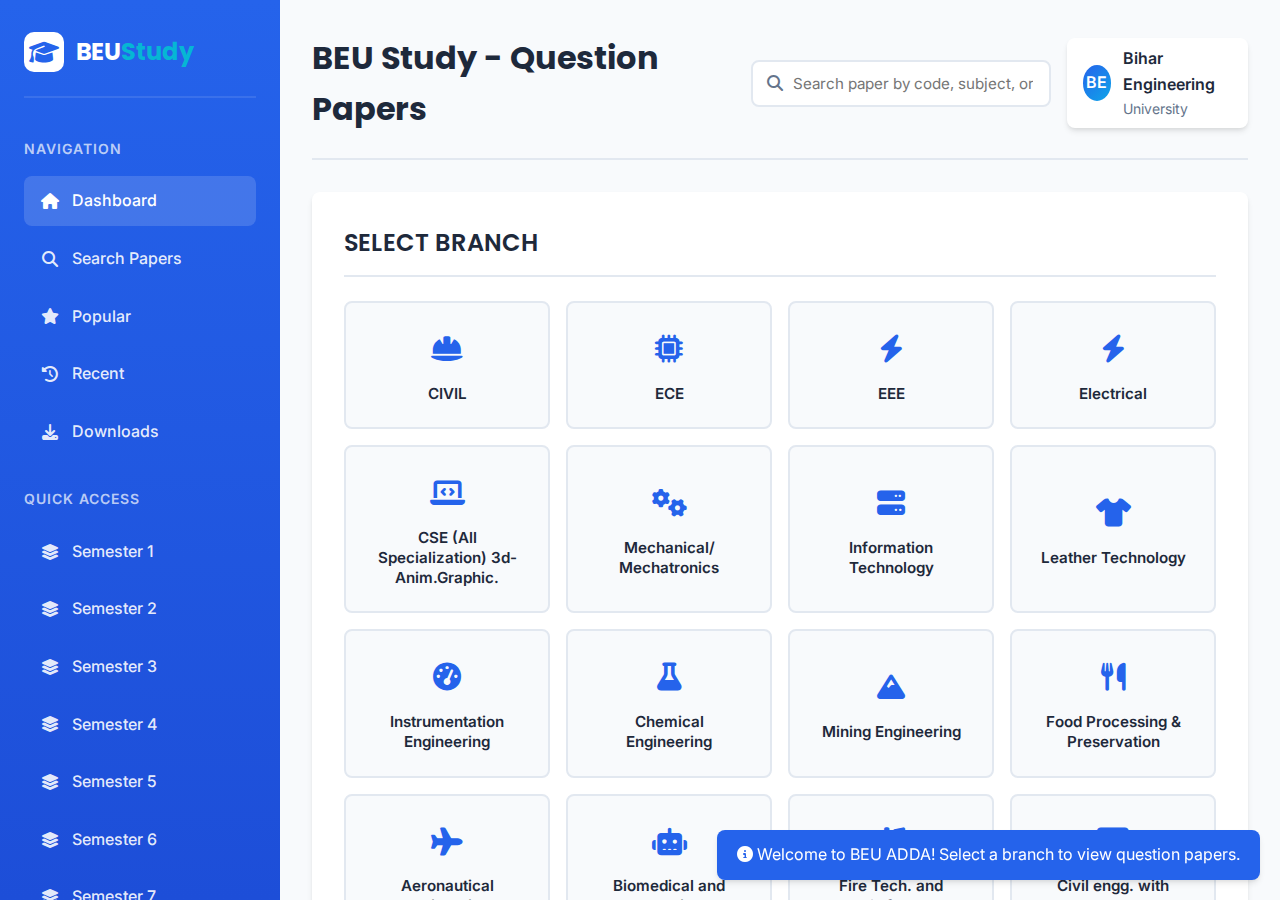
<file: index.html>
<!DOCTYPE html>
<html lang="en">
<head>
    <meta charset="UTF-8">
    <meta name="viewport" content="width=device-width, initial-scale=1.0">
    <title>BEU Study | Bihar Engineering University Question Papers</title>
    <link rel="preconnect" href="https://fonts.googleapis.com">
    <link rel="preconnect" href="https://fonts.gstatic.com" crossorigin>
    <link href="https://fonts.googleapis.com/css2?family=Poppins:wght@300;400;500;600;700&family=Inter:wght@300;400;500;600&display=swap" rel="stylesheet">
    <link rel="stylesheet" href="https://cdnjs.cloudflare.com/ajax/libs/font-awesome/6.4.0/css/all.min.css">
    <link rel="stylesheet" href="style.css">
    <style>
        :root {
            --primary: #2563eb;
            --primary-dark: #1d4ed8;
            --secondary: #0ea5e9;
            --accent: #06b6d4;
            --dark: #1e293b;
            --light: #f8fafc;
            --gray: #64748b;
            --light-gray: #e2e8f0;
            --white: #ffffff;
            --success: #10b981;
            --border-radius: 8px;
            --shadow: 0 4px 6px -1px rgba(0, 0, 0, 0.1), 0 2px 4px -1px rgba(0, 0, 0, 0.06);
        }

        * {
            margin: 0;
            padding: 0;
            box-sizing: border-box;
        }

        body {
            font-family: 'Inter', sans-serif;
            background-color: var(--light);
            color: var(--dark);
            line-height: 1.6;
            min-height: 100vh;
        }

        .container {
            display: grid;
            grid-template-columns: 280px 1fr;
            min-height: 100vh;
        }

        /* Sidebar Styles */
        .sidebar {
            background: linear-gradient(180deg, var(--primary), var(--primary-dark));
            color: var(--white);
            padding: 2rem 1.5rem;
            position: sticky;
            top: 0;
            height: 100vh;
            overflow-y: auto;
            transition: transform 0.3s ease;
        }

        .logo {
            display: flex;
            align-items: center;
            gap: 12px;
            margin-bottom: 2.5rem;
            padding-bottom: 1.5rem;
            border-bottom: 2px solid rgba(255, 255, 255, 0.1);
        }

        .logo-icon {
            width: 40px;
            height: 40px;
            background: var(--white);
            border-radius: 10px;
            display: flex;
            align-items: center;
            justify-content: center;
            color: var(--primary);
            font-size: 1.5rem;
        }

        .logo-text {
            font-family: 'Poppins', sans-serif;
            font-weight: 700;
            font-size: 1.5rem;
        }

        .logo-text span {
            color: var(--accent);
        }

        .nav-section {
            margin-bottom: 2rem;
        }

        .nav-section h3 {
            font-size: 0.875rem;
            text-transform: uppercase;
            letter-spacing: 1px;
            color: rgba(255, 255, 255, 0.7);
            margin-bottom: 1rem;
            font-weight: 600;
        }

        .nav-section ul {
            list-style: none;
        }

        .nav-section li {
            margin-bottom: 0.5rem;
        }

        .nav-section a {
            display: flex;
            align-items: center;
            gap: 12px;
            padding: 0.75rem 1rem;
            color: rgba(255, 255, 255, 0.9);
            text-decoration: none;
            border-radius: var(--border-radius);
            transition: all 0.2s ease;
            font-weight: 500;
        }

        .nav-section a:hover,
        .nav-section a.active {
            background: rgba(255, 255, 255, 0.15);
            color: var(--white);
        }

        .nav-section a i {
            width: 20px;
            text-align: center;
        }

        /* Mobile Menu Toggle */
        .mobile-toggle {
            display: none;
            position: fixed;
            top: 1rem;
            left: 1rem;
            z-index: 1000;
            background: var(--primary);
            color: white;
            border: none;
            width: 50px;
            height: 50px;
            border-radius: 50%;
            font-size: 1.5rem;
            cursor: pointer;
            box-shadow: var(--shadow);
        }

        /* Main Content Styles */
        .main-content {
            padding: 2rem;
            overflow-y: auto;
            max-height: 100vh;
        }

        .header {
            display: flex;
            justify-content: space-between;
            align-items: center;
            margin-bottom: 2rem;
            padding-bottom: 1.5rem;
            border-bottom: 2px solid var(--light-gray);
        }

        .header h1 {
            font-family: 'Poppins', sans-serif;
            font-size: 2rem;
            color: var(--dark);
            font-weight: 700;
        }

        .header-controls {
            display: flex;
            gap: 1rem;
            align-items: center;
        }

        .search-box {
            position: relative;
        }

        .search-box input {
            padding: 0.75rem 1rem 0.75rem 2.5rem;
            border: 2px solid var(--light-gray);
            border-radius: var(--border-radius);
            font-family: 'Inter', sans-serif;
            font-size: 0.95rem;
            width: 300px;
            transition: all 0.2s ease;
        }

        .search-box input:focus {
            outline: none;
            border-color: var(--primary);
            box-shadow: 0 0 0 3px rgba(37, 99, 235, 0.1);
        }

        .search-box i {
            position: absolute;
            left: 1rem;
            top: 50%;
            transform: translateY(-50%);
            color: var(--gray);
        }

        .user-profile {
            display: flex;
            align-items: center;
            gap: 0.75rem;
            background: var(--white);
            padding: 0.5rem 1rem;
            border-radius: var(--border-radius);
            box-shadow: var(--shadow);
        }

        .user-avatar {
            width: 36px;
            height: 36px;
            background: linear-gradient(135deg, var(--primary), var(--secondary));
            border-radius: 50%;
            display: flex;
            align-items: center;
            justify-content: center;
            color: var(--white);
            font-weight: 600;
        }

        /* Content Sections */
        .content-section {
            background: var(--white);
            border-radius: var(--border-radius);
            box-shadow: var(--shadow);
            padding: 2rem;
            margin-bottom: 2rem;
        }

        .section-title {
            font-family: 'Poppins', sans-serif;
            font-size: 1.5rem;
            color: var(--dark);
            margin-bottom: 1.5rem;
            padding-bottom: 0.75rem;
            border-bottom: 2px solid var(--light-gray);
            font-weight: 600;
        }

        /* Branch Grid */
        .branch-grid {
            display: grid;
            grid-template-columns: repeat(auto-fill, minmax(200px, 1fr));
            gap: 1rem;
            margin-top: 1.5rem;
        }

        .branch-card {
            background: var(--light);
            border: 2px solid var(--light-gray);
            border-radius: var(--border-radius);
            padding: 1.5rem;
            text-align: center;
            cursor: pointer;
            transition: all 0.2s ease;
            min-height: 120px;
            display: flex;
            flex-direction: column;
            align-items: center;
            justify-content: center;
        }

        .branch-card:hover,
        .branch-card.active {
            border-color: var(--primary);
            background: linear-gradient(135deg, #eff6ff, #dbeafe);
            transform: translateY(-2px);
            box-shadow: var(--shadow);
        }

        .branch-icon {
            font-size: 1.75rem;
            color: var(--primary);
            margin-bottom: 0.75rem;
        }

        .branch-name {
            font-weight: 600;
            color: var(--dark);
            font-size: 0.95rem;
            line-height: 1.3;
        }

        /* Semester Section - Hidden by default */
        .semester-section {
            display: none;
            animation: fadeIn 0.3s ease;
        }

        .semester-section.show {
            display: block;
        }

        .section-subtitle {
            font-family: 'Poppins', sans-serif;
            font-size: 1.25rem;
            color: var(--primary);
            margin-bottom: 1.5rem;
            font-weight: 500;
        }

        .semester-grid {
            display: grid;
            grid-template-columns: repeat(auto-fill, minmax(120px, 1fr));
            gap: 1rem;
            margin-top: 1.5rem;
        }

        .semester-card {
            background: var(--light);
            border: 2px solid var(--light-gray);
            border-radius: var(--border-radius);
            padding: 1.5rem 1rem;
            text-align: center;
            cursor: pointer;
            transition: all 0.2s ease;
        }

        .semester-card:hover,
        .semester-card.active {
            border-color: var(--primary);
            background: linear-gradient(135deg, #eff6ff, #dbeafe);
            transform: translateY(-2px);
            box-shadow: var(--shadow);
        }

        .semester-number {
            font-size: 1.5rem;
            font-weight: 700;
            color: var(--primary);
            margin-bottom: 0.5rem;
        }

        .semester-text {
            font-size: 0.875rem;
            color: var(--gray);
            font-weight: 500;
        }

        /* Papers Section - Hidden by default */
        .papers-section {
            display: none;
            animation: fadeIn 0.3s ease;
        }

        .papers-section.show {
            display: block;
        }

        .papers-list {
            display: flex;
            flex-direction: column;
            gap: 0.75rem;
            margin-top: 1.5rem;
        }

        .paper-item {
            background: var(--light);
            border: 2px solid var(--light-gray);
            border-radius: var(--border-radius);
            padding: 1.25rem;
            display: flex;
            justify-content: space-between;
            align-items: center;
            transition: all 0.2s ease;
        }

        .paper-item:hover {
            border-color: var(--primary);
            background: var(--white);
            transform: translateX(4px);
            box-shadow: var(--shadow);
        }

        .paper-info {
            flex: 1;
        }

        .paper-code {
            font-family: 'Poppins', sans-serif;
            font-weight: 600;
            color: var(--dark);
            margin-bottom: 0.25rem;
            font-size: 1.1rem;
            word-break: break-word;
        }

        .paper-details {
            display: flex;
            flex-wrap: wrap;
            gap: 1rem;
            color: var(--gray);
            font-size: 0.875rem;
        }

        .paper-details span {
            display: flex;
            align-items: center;
            gap: 0.25rem;
        }

        .paper-actions {
            display: flex;
            gap: 0.75rem;
        }

        .btn {
            padding: 0.5rem 1rem;
            border: none;
            border-radius: var(--border-radius);
            font-family: 'Inter', sans-serif;
            font-weight: 500;
            cursor: pointer;
            transition: all 0.2s ease;
            display: inline-flex;
            align-items: center;
            gap: 0.5rem;
            font-size: 0.875rem;
        }

        .btn-primary {
            background: linear-gradient(135deg, var(--primary), var(--primary-dark));
            color: var(--white);
        }

        .btn-primary:hover {
            transform: translateY(-1px);
            box-shadow: var(--shadow);
        }

        .btn-outline {
            background: transparent;
            color: var(--primary);
            border: 2px solid var(--primary);
        }

        .btn-outline:hover {
            background: var(--primary);
            color: var(--white);
        }

        /* Footer */
        .footer {
            margin-top: 3rem;
            padding-top: 2rem;
            border-top: 2px solid var(--light-gray);
            text-align: center;
            color: var(--gray);
            font-size: 0.875rem;
        }

        /* Pagrim Brand */
        .pagrim-brand {
            text-align: center;
            margin-top: 2rem;
            padding-top: 1rem;
            border-top: 1px solid rgba(255, 255, 255, 0.1);
            color: rgba(255, 255, 255, 0.7);
            font-size: 0.875rem;
        }

        /* Animations */
        @keyframes fadeIn {
            from {
                opacity: 0;
                transform: translateY(10px);
            }
            to {
                opacity: 1;
                transform: translateY(0);
            }
        }

        /* ============================================
           COMPREHENSIVE MEDIA QUERIES FOR ALL DEVICES
           ============================================ */

        /* 1. LARGE DESKTOPS (1440px and above) */
        @media (min-width: 1440px) {
            .container {
                grid-template-columns: 300px 1fr;
                max-width: 1600px;
                margin: 0 auto;
            }
            
            .branch-grid {
                grid-template-columns: repeat(auto-fill, minmax(220px, 1fr));
                gap: 1.25rem;
            }
            
            .semester-grid {
                grid-template-columns: repeat(auto-fill, minmax(140px, 1fr));
                gap: 1.25rem;
            }
            
            .main-content {
                padding: 2.5rem;
            }
            
            .content-section {
                padding: 2.5rem;
            }
            
            .search-box input {
                width: 350px;
            }
        }

        /* 2. STANDARD DESKTOPS (1024px to 1439px) - Default styles apply here */

        /* 3. TABLETS LANDSCAPE (768px to 1023px) */
        @media (max-width: 1023px) {
            .container {
                grid-template-columns: 1fr;
                position: relative;
            }
            
            .sidebar {
                position: fixed;
                left: -280px;
                top: 0;
                z-index: 999;
                width: 280px;
                transition: left 0.3s ease;
            }
            
            .sidebar.active {
                left: 0;
            }
            
            .mobile-toggle {
                display: flex;
                align-items: center;
                justify-content: center;
            }
            
            .header {
                flex-direction: column;
                align-items: flex-start;
                gap: 1rem;
                margin-top: 3rem;
            }
            
            .header-controls {
                width: 100%;
                flex-direction: column;
                gap: 1rem;
            }
            
            .search-box {
                width: 100%;
            }
            
            .search-box input {
                width: 100%;
            }
            
            .user-profile {
                align-self: flex-start;
            }
            
            .branch-grid {
                grid-template-columns: repeat(auto-fill, minmax(180px, 1fr));
            }
            
            .semester-grid {
                grid-template-columns: repeat(4, 1fr);
            }
            
            .main-content {
                padding: 1.5rem;
                max-height: none;
            }
            
            .content-section {
                padding: 1.5rem;
            }
        }

        /* 4. TABLETS PORTRAIT (600px to 767px) */
        @media (max-width: 767px) {
            .header h1 {
                font-size: 1.75rem;
            }
            
            .section-title {
                font-size: 1.35rem;
            }
            
            .section-subtitle {
                font-size: 1.15rem;
            }
            
            .branch-grid {
                grid-template-columns: repeat(2, 1fr);
                gap: 0.875rem;
            }
            
            .semester-grid {
                grid-template-columns: repeat(3, 1fr);
            }
            
            .branch-card {
                padding: 1.25rem 1rem;
                min-height: 110px;
            }
            
            .branch-icon {
                font-size: 1.5rem;
            }
            
            .branch-name {
                font-size: 0.9rem;
            }
            
            .semester-card {
                padding: 1.25rem 0.75rem;
            }
            
            .semester-number {
                font-size: 1.35rem;
            }
            
            .paper-item {
                flex-direction: column;
                align-items: flex-start;
                gap: 1rem;
            }
            
            .paper-actions {
                width: 100%;
            }
            
            .paper-actions .btn {
                flex: 1;
                justify-content: center;
            }
            
            .paper-details {
                gap: 0.75rem;
            }
            
            .paper-details span {
                font-size: 0.8rem;
            }
        }

        /* 5. SMARTPHONES LANDSCAPE (480px to 599px) */
        @media (max-width: 599px) {
            .header h1 {
                font-size: 1.5rem;
            }
            
            .section-title {
                font-size: 1.25rem;
            }
            
            .section-subtitle {
                font-size: 1.1rem;
            }
            
            .branch-grid {
                grid-template-columns: 1fr;
                gap: 0.75rem;
            }
            
            .semester-grid {
                grid-template-columns: repeat(2, 1fr);
            }
            
            .branch-card {
                padding: 1rem;
                min-height: 100px;
            }
            
            .branch-icon {
                font-size: 1.35rem;
                margin-bottom: 0.5rem;
            }
            
            .branch-name {
                font-size: 0.85rem;
            }
            
            .semester-card {
                padding: 1rem 0.5rem;
            }
            
            .semester-number {
                font-size: 1.25rem;
            }
            
            .semester-text {
                font-size: 0.8rem;
            }
            
            .paper-code {
                font-size: 0.95rem;
            }
            
            .paper-details {
                gap: 0.5rem;
            }
            
            .paper-details span {
                font-size: 0.75rem;
            }
            
            .main-content {
                padding: 1rem;
            }
            
            .content-section {
                padding: 1.25rem;
                margin-bottom: 1.5rem;
            }
            
            .footer {
                margin-top: 2rem;
                padding-top: 1.5rem;
                font-size: 0.8rem;
            }
        }

        /* 6. SMARTPHONES PORTRAIT (320px to 479px) */
        @media (max-width: 479px) {
            .header h1 {
                font-size: 1.35rem;
            }
            
            .mobile-toggle {
                width: 45px;
                height: 45px;
                font-size: 1.25rem;
            }
            
            .section-title {
                font-size: 1.15rem;
                margin-bottom: 1rem;
            }
            
            .section-subtitle {
                font-size: 1rem;
                margin-bottom: 1rem;
            }
            
            .semester-grid {
                grid-template-columns: 1fr;
                gap: 0.5rem;
            }
            
            .semester-card {
                padding: 0.875rem 0.5rem;
            }
            
            .semester-number {
                font-size: 1.15rem;
            }
            
            .branch-card {
                min-height: 90px;
                padding: 0.875rem 0.75rem;
            }
            
            .branch-name {
                font-size: 0.8rem;
                line-height: 1.2;
            }
            
            .paper-item {
                padding: 1rem;
            }
            
            .paper-code {
                font-size: 0.9rem;
            }
            
            .paper-details {
                flex-direction: column;
                gap: 0.25rem;
            }
            
            .btn {
                padding: 0.4rem 0.75rem;
                font-size: 0.8rem;
            }
            
            .search-box input {
                padding: 0.625rem 0.875rem 0.625rem 2.25rem;
                font-size: 0.9rem;
            }
            
            .search-box i {
                left: 0.875rem;
            }
            
            .user-profile {
                padding: 0.4rem 0.75rem;
            }
            
            .user-avatar {
                width: 32px;
                height: 32px;
            }
        }

        /* 7. VERY SMALL DEVICES (below 320px) */
        @media (max-width: 319px) {
            .header h1 {
                font-size: 1.2rem;
            }
            
            .section-title {
                font-size: 1rem;
            }
            
            .section-subtitle {
                font-size: 0.9rem;
            }
            
            .branch-grid {
                gap: 0.5rem;
            }
            
            .branch-card {
                padding: 0.75rem 0.5rem;
                min-height: 85px;
            }
            
            .branch-icon {
                font-size: 1.25rem;
                margin-bottom: 0.375rem;
            }
            
            .branch-name {
                font-size: 0.75rem;
            }
            
            .semester-card {
                padding: 0.75rem 0.375rem;
            }
            
            .semester-number {
                font-size: 1.1rem;
            }
            
            .semester-text {
                font-size: 0.75rem;
            }
            
            .paper-code {
                font-size: 0.85rem;
            }
            
            .paper-actions {
                flex-direction: column;
                gap: 0.5rem;
            }
            
            .paper-actions .btn {
                width: 100%;
            }
            
            .main-content {
                padding: 0.75rem;
            }
            
            .content-section {
                padding: 1rem;
            }
        }

        /* 8. PRINT STYLES */
        @media print {
            .sidebar,
            .header-controls,
            .mobile-toggle,
            .paper-actions,
            .footer {
                display: none !important;
            }
            
            .container {
                grid-template-columns: 1fr;
            }
            
            .main-content {
                padding: 0;
                max-height: none;
            }
            
            .content-section {
                box-shadow: none;
                border: 1px solid #ddd;
                page-break-inside: avoid;
            }
            
            .paper-item {
                border: 1px solid #ddd;
                page-break-inside: avoid;
            }
            
            body {
                background: white;
                color: black;
                font-size: 12pt;
            }
        }

        /* 9. DARK MODE PREFERENCE */
        @media (prefers-color-scheme: dark) {
            :root {
                --dark: #f8fafc;
                --light: #1e293b;
                --gray: #94a3b8;
                --light-gray: #334155;
                --white: #0f172a;
            }
            
            .branch-card,
            .semester-card,
            .paper-item {
                background: #1e293b;
                border-color: #334155;
            }
            
            .branch-card:hover,
            .semester-card:hover,
            .paper-item:hover {
                background: #334155;
            }
            
            .search-box input {
                background: #1e293b;
                color: var(--dark);
                border-color: #475569;
            }
            
            .user-profile {
                background: #1e293b;
            }
        }

        /* 10. HIGH CONTRAST MODE */
        @media (prefers-contrast: high) {
            :root {
                --primary: #0000ff;
                --primary-dark: #0000cc;
                --secondary: #008080;
                --accent: #00bfff;
                --dark: #000000;
                --light: #ffffff;
                --gray: #666666;
                --light-gray: #cccccc;
            }
            
            .branch-card,
            .semester-card,
            .paper-item {
                border: 2px solid var(--dark);
            }
            
            .btn {
                border: 2px solid var(--dark);
            }
        }

        /* 11. REDUCED MOTION PREFERENCE */
        @media (prefers-reduced-motion: reduce) {
            *,
            *::before,
            *::after {
                animation-duration: 0.01ms !important;
                animation-iteration-count: 1 !important;
                transition-duration: 0.01ms !important;
            }
            
            .branch-card:hover,
            .semester-card:hover,
            .paper-item:hover,
            .btn:hover {
                transform: none !important;
            }
        }

        /* 12. ORIENTATION SPECIFIC */
        @media (orientation: landscape) and (max-height: 500px) {
            .container {
                min-height: auto;
            }
            
            .sidebar {
                height: auto;
                position: static;
            }
            
            .main-content {
                max-height: none;
            }
            
            .header {
                margin-bottom: 1rem;
                padding-bottom: 1rem;
            }
            
            .content-section {
                margin-bottom: 1rem;
                padding: 1rem;
            }
            
            .branch-grid {
                grid-template-columns: repeat(auto-fill, minmax(150px, 1fr));
            }
            
            .branch-card {
                min-height: 80px;
                padding: 1rem 0.5rem;
            }
            
            .branch-icon {
                font-size: 1.25rem;
                margin-bottom: 0.25rem;
            }
            
            .branch-name {
                font-size: 0.8rem;
            }
        }

        /* 13. TOUCH DEVICE OPTIMIZATION */
        @media (hover: none) and (pointer: coarse) {
            .branch-card,
            .semester-card,
            .paper-item {
                min-height: 44px; /* Minimum touch target size */
            }
            
            .btn {
                min-height: 44px;
                min-width: 44px;
            }
            
            .nav-section a {
                padding: 1rem;
            }
            
            .branch-card:active,
            .semester-card:active,
            .paper-item:active {
                transform: scale(0.98);
                transition: transform 0.1s;
            }
        }
   
</style>
</head>
<body>
    <!-- Mobile Menu Toggle -->
    <button class="mobile-toggle" id="mobileToggle">
        <i class="fas fa-bars"></i>
    </button>

    <div class="container">
        <!-- Sidebar -->
        <div class="sidebar" id="sidebar">
            <div class="logo">
                <div class="logo-icon">
                    <i class="fas fa-graduation-cap"></i>
                </div>
                <div class="logo-text">BEU<span>Study</span></div>
            </div>

            <div class="nav-section">
                <h3>Navigation</h3>
                <ul>
                    <li><a href="#" class="active" id="navDashboard"><i class="fas fa-home"></i> Dashboard</a></li>
                    <li><a href="#" id="navSearch"><i class="fas fa-search"></i> Search Papers</a></li>
                    <li><a href="#" id="navPopular"><i class="fas fa-star"></i> Popular</a></li>
                    <li><a href="#" id="navRecent"><i class="fas fa-history"></i> Recent</a></li>
                    <li><a href="#" id="navDownloads"><i class="fas fa-download"></i> Downloads</a></li>
                </ul>
            </div>

            <div class="nav-section">
                <h3>Quick Access</h3>
                <ul id="quickAccess">
                    <!-- Will be populated by JavaScript -->
                </ul>
            </div>

            <div class="nav-section">
                <h3>Statistics</h3>
                <ul>
                    <li><a href="#"><i class="fas fa-file-pdf"></i> Total Papers: 2,500+</a></li>
                    <li><a href="#"><i class="fas fa-download"></i> Downloads: 75K+</a></li>
                    <li><a href="#"><i class="fas fa-users"></i> Active Users: 25K+</a></li>
                </ul>
            </div>

            <div class="pagrim-brand">
                <p>Pagrim</p>
            </div>
        </div>

        <!-- Main Content -->
        <div class="main-content">
            <!-- Header -->
            <div class="header">
                <h1>BEU Study - Question Papers</h1>
                <div class="header-controls">
                    <div class="search-box">
                        <i class="fas fa-search"></i>
                        <input type="text" id="searchInput" placeholder="Search paper by code, subject, or year...">
                    </div>
                    <div class="user-profile">
                        <div class="user-avatar">BE</div>
                        <div>
                            <div style="font-weight: 600;">Bihar Engineering</div>
                            <div style="font-size: 0.875rem; color: var(--gray);">University</div>
                        </div>
                    </div>
                </div>
            </div>

            <!-- BRANCH Selection Section -->
            <div class="content-section">
                <h2 class="section-title">SELECT BRANCH</h2>
                
                <div class="branch-grid" id="branchGrid">
                    <!-- Branches will be populated by JavaScript -->
                </div>
            </div>

            <!-- Semester Selection Section - Hidden by default -->
            <div class="content-section semester-section" id="semesterSection">
                <h2 class="section-title" id="selectedBranchTitle">B.TECH <span id="branchName">CIVIL</span></h2>
                <h3 class="section-subtitle">SELECT SEMESTER</h3>
                
                <div class="semester-grid" id="semesterGrid">
                    <!-- Semesters will be populated by JavaScript -->
                </div>
            </div>

            <!-- Papers Section - Hidden by default -->
            <div class="content-section papers-section" id="papersSection">
                <h2 class="section-title" id="papersSectionTitle">Papers for <span id="selectedBranch">CIVIL</span> - Semester <span id="selectedSemester">4</span></h2>
                
                <div class="papers-list" id="papersList">
                    <!-- Papers will be loaded here -->
                </div>
            </div>

            <!-- Footer -->
            <div class="footer">
                <p>© 2023 BEU ADDA | Bihar Engineering University Question Paper Repository</p>
                <p style="margin-top: 0.5rem; color: var(--gray); font-size: 0.75rem;">
                    For educational purposes only | All papers are property of Bihar Engineering University
                </p>
                <p style="margin-top: 0.5rem; color: var(--gray); font-size: 0.75rem;">
                    Powered by <strong>Pagrim</strong>
                </p>
            </div>
        </div>
    </div>
<script>
        // All branches from your image
        const allBranches = [
            { name: "CIVIL", icon: "fas fa-hard-hat" },
            { name: "ECE", icon: "fas fa-microchip" },
            { name: "EEE", icon: "fas fa-bolt" },
            { name: "Electrical", icon: "fas fa-bolt" },
            { name: "CSE (All Specialization) 3d-Anim.Graphic.", icon: "fas fa-laptop-code" },
            { name: "Mechanical/ Mechatronics", icon: "fas fa-cogs" },
            { name: "Information Technology", icon: "fas fa-server" },
            { name: "Leather Technology", icon: "fas fa-tshirt" },
            { name: "Instrumentation Engineering", icon: "fas fa-tachometer-alt" },
            { name: "Chemical Engineering", icon: "fas fa-flask" },
            { name: "Mining Engineering", icon: "fas fa-mountain" },
            { name: "Food Processing & Preservation", icon: "fas fa-utensils" },
            { name: "Aeronautical Engineering", icon: "fas fa-plane" },
            { name: "Biomedical and Robotics", icon: "fas fa-robot" },
            { name: "Fire Tech. and Safety", icon: "fas fa-fire-extinguisher" },
            { name: "Civil engg. with computer app...", icon: "fas fa-desktop" }
        ];

        // Sample data for papers (simplified for demonstration)
        const papersData = {
            "CIVIL": {
                "1": [
                    { code: "BTECH-CIVIL-1-SEM-ENGINEERING-MATHEMATICS-1-201101-2023", subject: "Mathematics", year: "2023", pages: 45, size: "2.4 MB" },
                    { code: "BTECH-CIVIL-1-SEM-ENGINEERING-PHYSICS-201102-2023", subject: "Physics", year: "2023", pages: 32, size: "1.8 MB" }
                ],
                "4": [
                    { code: "BTECH-CIVIL-4-SEM-STRUCTURAL-ANALYSIS-201401-2023", subject: "Structural Analysis", year: "2023", pages: 48, size: "2.6 MB" },
                    { code: "BTECH-CIVIL-4-SEM-FLUID-MECHANICS-201402-2023", subject: "Fluid Mechanics", year: "2023", pages: 52, size: "2.8 MB" }
                ],
                "7": [
                    { code: "BTECH-CIVIL-7-SEM-ENVIRONMENTAL-ENGINEERING-201701-2023", subject: "Environmental Engg", year: "2023", pages: 55, size: "3.0 MB" }
                ]
            },
            "CSE (All Specialization) 3d-Anim.Graphic.": {
                "3": [
                    { code: "BTECH-CSE-3-SEM-DATA-STRUCTURES-101301-2023", subject: "Data Structures", year: "2023", pages: 38, size: "2.1 MB" },
                    { code: "BTECH-CSE-3-SEM-DBMS-101302-2023", subject: "DBMS", year: "2023", pages: 42, size: "2.3 MB" }
                ],
                "4": [
                    { code: "BTECH-CSE-4-SEM-ALGORITHMS-101401-2023", subject: "Algorithms", year: "2023", pages: 45, size: "2.4 MB" }
                ]
            },
            "Mechanical/ Mechatronics": {
                "2": [
                    { code: "BTECH-MECH-2-SEM-ENGINEERING-MECHANICS-301201-2023", subject: "Engineering Mechanics", year: "2023", pages: 40, size: "2.2 MB" }
                ],
                "5": [
                    { code: "BTECH-MECH-5-SEM-THERMAL-ENGINEERING-301501-2023", subject: "Thermal Engineering", year: "2023", pages: 50, size: "2.7 MB" }
                ]
            }
        };

        // Current state
        let currentBranch = null;
        let currentSemester = null;

        // DOM Elements
        const mobileToggle = document.getElementById('mobileToggle');
        const sidebar = document.getElementById('sidebar');
        const branchGrid = document.getElementById('branchGrid');
        const semesterSection = document.getElementById('semesterSection');
        const papersSection = document.getElementById('papersSection');
        const semesterGrid = document.getElementById('semesterGrid');
        const papersList = document.getElementById('papersList');
        const selectedBranchTitle = document.getElementById('selectedBranchTitle');
        const branchNameSpan = document.getElementById('branchName');
        const papersSectionTitle = document.getElementById('papersSectionTitle');
        const selectedBranchSpan = document.getElementById('selectedBranch');
        const selectedSemesterSpan = document.getElementById('selectedSemester');
        const quickAccessList = document.getElementById('quickAccess');
        const searchInput = document.getElementById('searchInput');
        const navDashboard = document.getElementById('navDashboard');

        // Initialize
        document.addEventListener('DOMContentLoaded', function() {
            // Generate branch cards
            generateBranchCards();
            
            // Generate quick access links in sidebar
            generateQuickAccess();
            
            // Set up event listeners
            setupEventListeners();
            
            // Show notification
            showNotification("Welcome to BEU ADDA! Select a branch to view question papers.");
            
            // Add device detection info for debugging
            detectDevice();
        });

        // Generate branch cards
        function generateBranchCards() {
            allBranches.forEach(branch => {
                const branchCard = document.createElement('div');
                branchCard.className = 'branch-card';
                branchCard.setAttribute('data-branch', branch.name);
                
                branchCard.innerHTML = `
                    <div class="branch-icon">
                        <i class="${branch.icon}"></i>
                    </div>
                    <div class="branch-name">${branch.name}</div>
                `;
                
                branchCard.addEventListener('click', function() {
                    selectBranch(branch.name);
                });
                
                branchGrid.appendChild(branchCard);
            });
        }

        // Generate quick access links in sidebar
        function generateQuickAccess() {
            for (let i = 1; i <= 8; i++) {
                const li = document.createElement('li');
                li.innerHTML = `<a href="#" data-semester="${i}"><i class="fas fa-layer-group"></i> Semester ${i}</a>`;
                quickAccessList.appendChild(li);
            }
            
            // Add event listeners to quick access links
            quickAccessList.querySelectorAll('a').forEach(link => {
                link.addEventListener('click', function(e) {
                    e.preventDefault();
                    const semester = this.getAttribute('data-semester');
                    
                    // If no branch selected, show error
                    if (!currentBranch) {
                        showNotification("Please select a branch first");
                        return;
                    }
                    
                    // Select the semester
                    selectSemester(semester);
                    
                    // Scroll to papers section
                    papersSection.scrollIntoView({ behavior: 'smooth' });
                });
            });
        }

        // Set up event listeners
        function setupEventListeners() {
            // Mobile menu toggle
            mobileToggle.addEventListener('click', function() {
                sidebar.classList.toggle('active');
                const icon = this.querySelector('i');
                if (sidebar.classList.contains('active')) {
                    icon.className = 'fas fa-times';
                } else {
                    icon.className = 'fas fa-bars';
                }
            });

            // Close sidebar when clicking outside on mobile
            document.addEventListener('click', function(event) {
                if (window.innerWidth <= 1023) {
                    const isClickInsideSidebar = sidebar.contains(event.target);
                    const isClickOnToggle = mobileToggle.contains(event.target);
                    
                    if (!isClickInsideSidebar && !isClickOnToggle && sidebar.classList.contains('active')) {
                        sidebar.classList.remove('active');
                        mobileToggle.querySelector('i').className = 'fas fa-bars';
                    }
                }
            });

            // Dashboard navigation
            navDashboard.addEventListener('click', function(e) {
                e.preventDefault();
                resetToDashboard();
            });

            // Search functionality
            searchInput.addEventListener('input', function() {
                const searchTerm = this.value.toLowerCase();
                const paperItems = document.querySelectorAll('.paper-item');
                
                paperItems.forEach(item => {
                    const paperCode = item.querySelector('.paper-code').textContent.toLowerCase();
                    if (paperCode.includes(searchTerm) || searchTerm === '') {
                        item.style.display = 'flex';
                    } else {
                        item.style.display = 'none';
                    }
                });
            });

            // Other navigation links
            document.querySelectorAll('#navSearch, #navPopular, #navRecent, #navDownloads').forEach(link => {
                link.addEventListener('click', function(e) {
                    e.preventDefault();
                    const section = this.id.replace('nav', '');
                    showNotification(`${section} section - Coming soon!`);
                });
            });

            // Handle window resize
            let resizeTimer;
            window.addEventListener('resize', function() {
                clearTimeout(resizeTimer);
                resizeTimer = setTimeout(function() {
                    // Close sidebar on resize to mobile
                    if (window.innerWidth <= 1023) {
                        sidebar.classList.remove('active');
                        mobileToggle.querySelector('i').className = 'fas fa-bars';
                    }
                    detectDevice();
                }, 250);
            });
        }

        // Select branch function
        function selectBranch(branch) {
            // Close sidebar on mobile after selection
            if (window.innerWidth <= 1023) {
                sidebar.classList.remove('active');
                mobileToggle.querySelector('i').className = 'fas fa-bars';
            }
            
            // Remove active class from all branch cards
            document.querySelectorAll('.branch-card').forEach(card => {
                card.classList.remove('active');
            });
            
            // Add active class to selected branch
            const selectedCard = document.querySelector(`.branch-card[data-branch="${branch}"]`);
            if (selectedCard) {
                selectedCard.classList.add('active');
            }
            
            // Update current branch
            currentBranch = branch;
            currentSemester = null; // Reset semester
            
            // Update UI
            branchNameSpan.textContent = branch;
            selectedBranchTitle.innerHTML = `B.TECH <span id="branchName">${branch}</span>`;
            
            // Generate semesters for this branch
            generateSemesters(branch);
            
            // Show semester section
            semesterSection.classList.add('show');
            
            // Hide papers section
            papersSection.classList.remove('show');
            
            // Scroll to semester section
            semesterSection.scrollIntoView({ behavior: 'smooth' });
            
            // Show notification
            showNotification(`Selected ${branch}. Now select a semester.`);
        }

        // Generate semesters for selected branch
        function generateSemesters(branch) {
            semesterGrid.innerHTML = '';
            
            // Check if branch has papers
            const hasPapers = papersData.hasOwnProperty(branch);
            
            for (let i = 1; i <= 8; i++) {
                const semesterCard = document.createElement('div');
                semesterCard.className = 'semester-card';
                semesterCard.setAttribute('data-semester', i);
                
                // Check if this semester has papers
                const hasSemesterPapers = hasPapers && papersData[branch].hasOwnProperty(i.toString());
                const isDisabled = !hasSemesterPapers;
                
                if (isDisabled) {
                    semesterCard.style.opacity = '0.6';
                    semesterCard.style.cursor = 'not-allowed';
                    semesterCard.style.filter = 'grayscale(0.5)';
                }
                
                semesterCard.innerHTML = `
                    <div class="semester-number">${i}</div>
                    <div class="semester-text">SEMESTER</div>
                    ${!hasSemesterPapers ? '<div style="font-size: 0.7rem; color: var(--gray); margin-top: 0.25rem;">No papers</div>' : ''}
                `;
                
                // Add click event only if semester has papers
                if (hasSemesterPapers) {
                    semesterCard.addEventListener('click', function() {
                        const semester = this.getAttribute('data-semester');
                        selectSemester(semester);
                    });
                } else {
                    semesterCard.addEventListener('click', function() {
                        showNotification(`No papers available for ${branch} Semester ${i}`);
                    });
                }
                
                semesterGrid.appendChild(semesterCard);
            }
        }

        // Select semester function
        function selectSemester(semester) {
            // Close sidebar on mobile after selection
            if (window.innerWidth <= 1023) {
                sidebar.classList.remove('active');
                mobileToggle.querySelector('i').className = 'fas fa-bars';
            }
            
            // Remove active class from all semester cards
            document.querySelectorAll('.semester-card').forEach(card => {
                card.classList.remove('active');
            });
            
            // Add active class to selected semester
            const selectedCard = document.querySelector(`.semester-card[data-semester="${semester}"]`);
            if (selectedCard) {
                selectedCard.classList.add('active');
            }
            
            // Update current semester
            currentSemester = semester;
            
            // Load papers for this branch and semester
            loadPapers(currentBranch, semester);
            
            // Update UI
            selectedBranchSpan.textContent = currentBranch;
            selectedSemesterSpan.textContent = semester;
            papersSectionTitle.innerHTML = `Papers for <span id="selectedBranch">${currentBranch}</span> - Semester <span id="selectedSemester">${semester}</span>`;
            
            // Show papers section
            papersSection.classList.add('show');
            
            // Scroll to papers section
            papersSection.scrollIntoView({ behavior: 'smooth' });
            
            // Show notification
            showNotification(`Loaded papers for ${currentBranch} Semester ${semester}`);
        }

        // Load papers function
        function loadPapers(branch, semester) {
            papersList.innerHTML = '';
            
            // Check if papers exist for this branch and semester
            if (!papersData[branch] || !papersData[branch][semester]) {
                papersList.innerHTML = `
                    <div class="empty-state" style="text-align: center; padding: 3rem; color: var(--gray);">
                        <i class="fas fa-file-search" style="font-size: 3rem; margin-bottom: 1rem;"></i>
                        <h3>No Papers Available</h3>
                        <p>No question papers found for ${branch} Semester ${semester}</p>
                        <p style="font-size: 0.875rem; margin-top: 0.5rem;">Check other semesters or branches</p>
                    </div>
                `;
                return;
            }
            
            // Get papers for this branch and semester
            const papers = papersData[branch][semester];
            
            // Display each paper
            papers.forEach(paper => {
                const paperItem = document.createElement('div');
                paperItem.className = 'paper-item';
                
                paperItem.innerHTML = `
                    <div class="paper-info">
                        <div class="paper-code">${paper.code}</div>
                        <div class="paper-details">
                            <span><i class="fas fa-book"></i> ${paper.subject}</span>
                            <span><i class="fas fa-calendar"></i> ${paper.year}</span>
                            <span><i class="fas fa-file-pdf"></i> PDF</span>
                            <span><i class="fas fa-file"></i> ${paper.pages} pages</span>
                            <span><i class="fas fa-hdd"></i> ${paper.size}</span>
                        </div>
                    </div>
                    <div class="paper-actions">
                        <button class="btn btn-primary view-btn">
                            <i class="fas fa-eye"></i> View
                        </button>
                        <button class="btn btn-outline download-btn">
                            <i class="fas fa-download"></i> Download
                        </button>
                    </div>
                `;
                
                // Add event listeners to buttons
                const viewBtn = paperItem.querySelector('.view-btn');
                const downloadBtn = paperItem.querySelector('.download-btn');
                
                viewBtn.addEventListener('click', function(e) {
                    e.stopPropagation();
                    showNotification(`Opening PDF: ${paper.code}`);
                    // In real implementation, this would open the PDF viewer
                });
                
                downloadBtn.addEventListener('click', function(e) {
                    e.stopPropagation();
                    showNotification(`Downloading: ${paper.code}`);
                    // In real implementation, this would trigger download
                });
                
                // Add click event to entire paper item
                paperItem.addEventListener('click', function(e) {
                    if (!e.target.closest('.paper-actions')) {
                        showNotification(`Selected: ${paper.code}`);
                    }
                });
                
                papersList.appendChild(paperItem);
            });
        }

        // Reset to dashboard
        function resetToDashboard() {
            // Close sidebar on mobile
            if (window.innerWidth <= 1023) {
                sidebar.classList.remove('active');
                mobileToggle.querySelector('i').className = 'fas fa-bars';
            }
            
            // Reset selections
            currentBranch = null;
            currentSemester = null;
            
            // Remove active classes
            document.querySelectorAll('.branch-card').forEach(card => {
                card.classList.remove('active');
            });
            
            document.querySelectorAll('.semester-card').forEach(card => {
                card.classList.remove('active');
            });
            
            // Hide sections
            semesterSection.classList.remove('show');
            papersSection.classList.remove('show');
            
            // Clear search
            searchInput.value = '';
            
            // Show notification
            showNotification("Back to dashboard. Select a branch to begin.");
            
            // Scroll to top
            window.scrollTo({ top: 0, behavior: 'smooth' });
        }

        // Notification function
        function showNotification(message) {
            // Create notification element
            const notification = document.createElement('div');
            notification.style.position = 'fixed';
            notification.style.bottom = '20px';
            notification.style.right = '20px';
            notification.style.backgroundColor = 'var(--primary)';
            notification.style.color = 'white';
            notification.style.padding = '12px 20px';
            notification.style.borderRadius = 'var(--border-radius)';
            notification.style.boxShadow = 'var(--shadow)';
            notification.style.zIndex = '1000';
            notification.style.transform = 'translateY(100px)';
            notification.style.opacity = '0';
            notification.style.transition = 'all 0.3s ease';
            notification.innerHTML = `<i class="fas fa-info-circle"></i> ${message}`;
            
            document.body.appendChild(notification);
            
            // Animate in
            setTimeout(() => {
                notification.style.transform = 'translateY(0)';
                notification.style.opacity = '1';
            }, 10);
            
            // Remove after 3 seconds
            setTimeout(() => {
                notification.style.transform = 'translateY(100px)';
                notification.style.opacity = '0';
                setTimeout(() => {
                    document.body.removeChild(notification);
                }, 300);
            }, 3000);
        }

        // Device detection function
        function detectDevice() {
            const width = window.innerWidth;
            let deviceType = '';
            
            if (width >= 1440) deviceType = 'Large Desktop';
            else if (width >= 1024) deviceType = 'Desktop';
            else if (width >= 768) deviceType = 'Tablet (Landscape)';
            else if (width >= 600) deviceType = 'Tablet (Portrait)';
            else if (width >= 480) deviceType = 'Smartphone (Landscape)';
            else if (width >= 320) deviceType = 'Smartphone (Portrait)';
            else deviceType = 'Very Small Device';
            
            console.log(`Device: ${deviceType}, Width: ${width}px`);
            
            // For debugging: show device type in console
            return deviceType;
        }
        </script>

    <script src="script.js"></script>
</body>
</html>
</file>
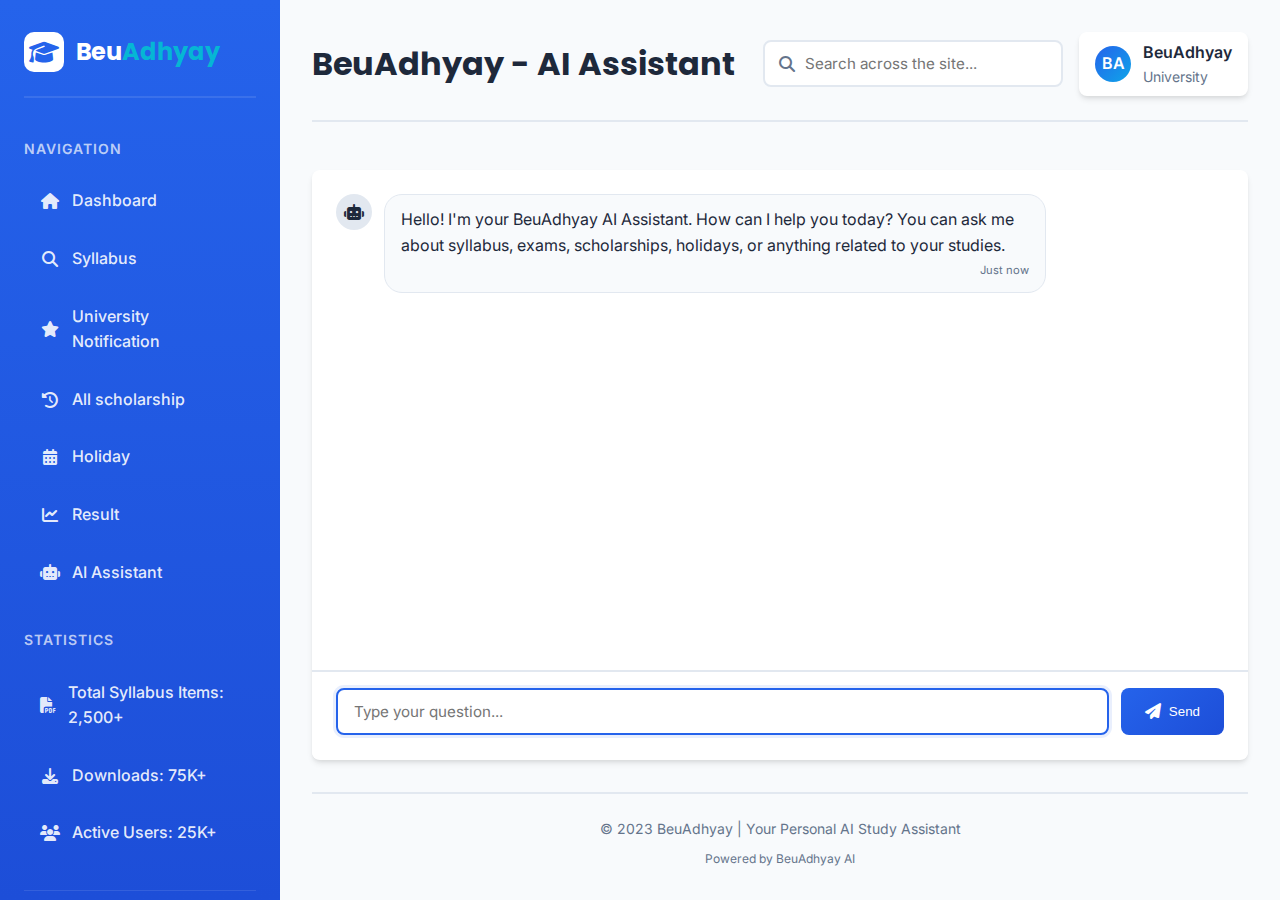
<file: Assistant/index.html>
<!DOCTYPE html>
<html lang="en">
<head>
    <meta charset="UTF-8">
    <meta name="viewport" content="width=device-width, initial-scale=1.0">
    <title>BeuAdhyay - AI Assistant</title>
    <link rel="preconnect" href="https://fonts.googleapis.com">
    <link rel="preconnect" href="https://fonts.gstatic.com" crossorigin>
    <link href="https://fonts.googleapis.com/css2?family=Poppins:wght@300;400;500;600;700&family=Inter:wght@300;400;500;600&display=swap" rel="stylesheet">
    <link rel="stylesheet" href="https://cdnjs.cloudflare.com/ajax/libs/font-awesome/6.4.0/css/all.min.css">
    <style>
        /* ----- Your exact color palette and base styles (unchanged) ----- */
        :root {
            --primary: #2563eb;
            --primary-dark: #1d4ed8;
            --secondary: #0ea5e9;
            --accent: #06b6d4;
            --dark: #1e293b;
            --light: #f8fafc;
            --gray: #64748b;
            --light-gray: #e2e8f0;
            --white: #ffffff;
            --success: #10b981;
            --border-radius: 8px;
            --shadow: 0 4px 6px -1px rgba(0, 0, 0, 0.1), 0 2px 4px -1px rgba(0, 0, 0, 0.06);
        }

        * {
            margin: 0;
            padding: 0;
            box-sizing: border-box;
        }

        body {
            font-family: 'Inter', sans-serif;
            background-color: var(--light);
            color: var(--dark);
            line-height: 1.6;
            min-height: 100vh;
        }

        .container {
            display: grid;
            grid-template-columns: 280px 1fr;
            min-height: 100vh;
        }

        /* Sidebar Styles */
        .sidebar {
            background: linear-gradient(180deg, var(--primary), var(--primary-dark));
            color: var(--white);
            padding: 2rem 1.5rem;
            position: sticky;
            top: 0;
            height: 100vh;
            overflow-y: auto;
            transition: transform 0.3s ease;
        }

        .logo {
            display: flex;
            align-items: center;
            gap: 12px;
            margin-bottom: 2.5rem;
            padding-bottom: 1.5rem;
            border-bottom: 2px solid rgba(255, 255, 255, 0.1);
        }

        .logo-icon {
            width: 40px;
            height: 40px;
            background: var(--white);
            border-radius: 10px;
            display: flex;
            align-items: center;
            justify-content: center;
            color: var(--primary);
            font-size: 1.5rem;
        }

        .logo-text {
            font-family: 'Poppins', sans-serif;
            font-weight: 700;
            font-size: 1.5rem;
        }

        .logo-text span {
            color: var(--accent);
        }

        .nav-section {
            margin-bottom: 2rem;
        }

        .nav-section h3 {
            font-size: 0.875rem;
            text-transform: uppercase;
            letter-spacing: 1px;
            color: rgba(255, 255, 255, 0.7);
            margin-bottom: 1rem;
            font-weight: 600;
        }

        .nav-section ul {
            list-style: none;
        }

        .nav-section li {
            margin-bottom: 0.5rem;
        }

        .nav-section a {
            display: flex;
            align-items: center;
            gap: 12px;
            padding: 0.75rem 1rem;
            color: rgba(255, 255, 255, 0.9);
            text-decoration: none;
            border-radius: var(--border-radius);
            transition: all 0.2s ease;
            font-weight: 500;
        }

        .nav-section a:hover,
        .nav-section a.active {
            background: rgba(255, 255, 255, 0.15);
            color: var(--white);
        }

        .nav-section a i {
            width: 20px;
            text-align: center;
        }

        /* Mobile Menu Toggle */
        .mobile-toggle {
            display: none;
            position: fixed;
            top: 1rem;
            left: 1rem;
            z-index: 1000;
            background: var(--primary);
            color: white;
            border: none;
            width: 50px;
            height: 50px;
            border-radius: 50%;
            font-size: 1.5rem;
            cursor: pointer;
            box-shadow: var(--shadow);
        }

        /* Main Content Styles */
        .main-content {
            padding: 2rem;
            overflow-y: auto;
            max-height: 100vh;
            display: flex;
            flex-direction: column;
        }

        .header {
            display: flex;
            justify-content: space-between;
            align-items: center;
            margin-bottom: 2rem;
            padding-bottom: 1.5rem;
            border-bottom: 2px solid var(--light-gray);
        }

        .header h1 {
            font-family: 'Poppins', sans-serif;
            font-size: 2rem;
            color: var(--dark);
            font-weight: 700;
        }

        .header-controls {
            display: flex;
            gap: 1rem;
            align-items: center;
        }

        .search-box {
            position: relative;
        }

        .search-box input {
            padding: 0.75rem 1rem 0.75rem 2.5rem;
            border: 2px solid var(--light-gray);
            border-radius: var(--border-radius);
            font-family: 'Inter', sans-serif;
            font-size: 0.95rem;
            width: 300px;
            transition: all 0.2s ease;
        }

        .search-box input:focus {
            outline: none;
            border-color: var(--primary);
            box-shadow: 0 0 0 3px rgba(37, 99, 235, 0.1);
        }

        .search-box i {
            position: absolute;
            left: 1rem;
            top: 50%;
            transform: translateY(-50%);
            color: var(--gray);
        }

        .user-profile {
            display: flex;
            align-items: center;
            gap: 0.75rem;
            background: var(--white);
            padding: 0.5rem 1rem;
            border-radius: var(--border-radius);
            box-shadow: var(--shadow);
        }

        .user-avatar {
            width: 36px;
            height: 36px;
            background: linear-gradient(135deg, var(--primary), var(--secondary));
            border-radius: 50%;
            display: flex;
            align-items: center;
            justify-content: center;
            color: var(--white);
            font-weight: 600;
        }

        /* Content Sections (reused) */
        .content-section {
            background: var(--white);
            border-radius: var(--border-radius);
            box-shadow: var(--shadow);
            padding: 2rem;
            margin-bottom: 2rem;
        }

        .section-title {
            font-family: 'Poppins', sans-serif;
            font-size: 1.5rem;
            color: var(--dark);
            margin-bottom: 1.5rem;
            padding-bottom: 0.75rem;
            border-bottom: 2px solid var(--light-gray);
            font-weight: 600;
        }

        /* ----- New styles for AI Assistant chat ----- */
        .chat-container {
            flex: 1;
            display: flex;
            flex-direction: column;
            background: var(--white);
            border-radius: var(--border-radius);
            box-shadow: var(--shadow);
            overflow: hidden;
            margin-top: 1rem;
        }

        .chat-messages {
            flex: 1;
            padding: 1.5rem;
            overflow-y: auto;
            display: flex;
            flex-direction: column;
            gap: 1rem;
            max-height: 500px;
        }

        .message {
            display: flex;
            align-items: flex-start;
            gap: 0.75rem;
            max-width: 80%;
        }

        .message.user {
            align-self: flex-end;
            flex-direction: row-reverse;
        }

        .message-avatar {
            width: 36px;
            height: 36px;
            border-radius: 50%;
            background: var(--light-gray);
            display: flex;
            align-items: center;
            justify-content: center;
            font-size: 1rem;
            color: var(--dark);
            flex-shrink: 0;
        }

        .message.user .message-avatar {
            background: var(--primary);
            color: white;
        }

        .message-bubble {
            background: var(--light);
            padding: 0.75rem 1rem;
            border-radius: 18px;
            border: 1px solid var(--light-gray);
            word-break: break-word;
        }

        .message.user .message-bubble {
            background: var(--primary);
            color: white;
            border-color: var(--primary-dark);
        }

        .message-time {
            font-size: 0.7rem;
            color: var(--gray);
            margin-top: 0.25rem;
            text-align: right;
        }

        .chat-input-area {
            display: flex;
            padding: 1rem 1.5rem 1.5rem;
            border-top: 2px solid var(--light-gray);
            background: var(--white);
        }

        .chat-input {
            flex: 1;
            padding: 0.75rem 1rem;
            border: 2px solid var(--light-gray);
            border-radius: var(--border-radius);
            font-family: 'Inter', sans-serif;
            font-size: 0.95rem;
            transition: all 0.2s ease;
        }

        .chat-input:focus {
            outline: none;
            border-color: var(--primary);
            box-shadow: 0 0 0 3px rgba(37, 99, 235, 0.1);
        }

        .send-btn {
            margin-left: 0.75rem;
            padding: 0.75rem 1.5rem;
            background: linear-gradient(135deg, var(--primary), var(--primary-dark));
            color: white;
            border: none;
            border-radius: var(--border-radius);
            font-weight: 500;
            cursor: pointer;
            transition: all 0.2s ease;
            display: inline-flex;
            align-items: center;
            gap: 0.5rem;
        }

        .send-btn:hover {
            transform: translateY(-1px);
            box-shadow: var(--shadow);
        }

        .send-btn i {
            font-size: 1rem;
        }

        /* Footer */
        .footer {
            margin-top: 2rem;
            padding-top: 1.5rem;
            border-top: 2px solid var(--light-gray);
            text-align: center;
            color: var(--gray);
            font-size: 0.875rem;
        }

        .beuadhyay-brand {
            text-align: center;
            margin-top: 2rem;
            padding-top: 1rem;
            border-top: 1px solid rgba(255, 255, 255, 0.1);
            color: rgba(255, 255, 255, 0.7);
            font-size: 0.875rem;
        }

        /* Animations */
        @keyframes fadeIn {
            from { opacity: 0; transform: translateY(10px); }
            to { opacity: 1; transform: translateY(0); }
        }

        /* ========== MEDIA QUERIES (abridged, keep as needed) ========== */
        @media (max-width: 1023px) {
            .container { grid-template-columns: 1fr; position: relative; }
            .sidebar { position: fixed; left: -280px; top: 0; z-index: 999; width: 280px; transition: left 0.3s ease; }
            .sidebar.active { left: 0; }
            .mobile-toggle { display: flex; align-items: center; justify-content: center; }
            .header { flex-direction: column; align-items: flex-start; gap: 1rem; margin-top: 3rem; }
            .header-controls { width: 100%; flex-direction: column; gap: 1rem; }
            .search-box { width: 100%; }
            .search-box input { width: 100%; }
        }

        @media (max-width: 767px) {
            .header h1 { font-size: 1.75rem; }
            .message { max-width: 90%; }
        }

        @media (max-width: 599px) {
            .main-content { padding: 1rem; }
            .chat-input-area { flex-direction: column; gap: 0.75rem; }
            .send-btn { margin-left: 0; width: 100%; justify-content: center; }
        }
    </style>
</head>
<body>
    <!-- Mobile Menu Toggle -->
    <button class="mobile-toggle" id="mobileToggle">
        <i class="fas fa-bars"></i>
    </button>

    <div class="container">
        <!-- Sidebar (identical to other pages) -->
        <div class="sidebar" id="sidebar">
            <div class="logo">
                <div class="logo-icon">
                    <i class="fas fa-graduation-cap"></i>
                </div>
                <div class="logo-text">Beu<span>Adhyay</span></div>
            </div>

            <div class="nav-section">
                <h3>Navigation</h3>
                <ul>
                    <li><a href="/index.html" id="navDashboard"><i class="fas fa-home"></i> Dashboard</a></li>
                    <li><a href="../Syllabus/Syllabus.html" id="navSyllabus"><i class="fas fa-search"></i> Syllabus</a>
                    </li>
                    <li><a href="https://beu-bih.ac.in/notification" target="_blank" id="navUniversity"><i
                                class="fas fa-star"></i> University Notification</a></li>
                    <li><a href="../Scholarships/index.html" target="_blank" id="navScholarship"><i
                                class="fas fa-history"></i> All scholarship</a></li>
                    <li><a href="../Holidays/index.html" id="navHoliday"><i class="fas fa-calendar-alt"></i> Holiday</a>
                    </li>
                    <li><a href="https://beu-bih.ac.in/result-one" target="_blank" id="navResult"><i
                                class="fas fa-chart-line"></i> Result</a></li>
                    <li><a href="./Holidays/index.html" id="navAssistant"><i class="fas fa-robot"></i> AI
                            Assistant</a></li>
                </ul>
            </div>

            <div class="nav-section">
                <h3>Statistics</h3>
                <ul>
                    <li><a href="#"><i class="fas fa-file-pdf"></i> Total Syllabus Items: 2,500+</a></li>
                    <li><a href="#"><i class="fas fa-download"></i> Downloads: 75K+</a></li>
                    <li><a href="#"><i class="fas fa-users"></i> Active Users: 25K+</a></li>
                </ul>
            </div>

            <div class="beuadhyay-brand">
                <p>BeuAdhyay</p>
            </div>
        </div>

        <!-- Main Content -->
        <div class="main-content">
            <div class="header">
                <h1>BeuAdhyay - AI Assistant</h1>
                <div class="header-controls">
                    <div class="search-box">
                        <i class="fas fa-search"></i>
                        <input type="text" id="globalSearch" placeholder="Search across the site...">
                    </div>
                    <div class="user-profile">
                        <div class="user-avatar">BA</div>
                        <div>
                            <div style="font-weight: 600;">BeuAdhyay</div>
                            <div style="font-size: 0.875rem; color: var(--gray);">University</div>
                        </div>
                    </div>
                </div>
            </div>

            <!-- AI Assistant Chat Interface -->
            <div class="chat-container">
                <div class="chat-messages" id="chatMessages">
                    <!-- Initial welcome message -->
                    <div class="message bot">
                        <div class="message-avatar"><i class="fas fa-robot"></i></div>
                        <div class="message-bubble">
                            Hello! I'm your BeuAdhyay AI Assistant. How can I help you today? You can ask me about syllabus, exams, scholarships, holidays, or anything related to your studies.
                            <div class="message-time">Just now</div>
                        </div>
                    </div>
                </div>
                <div class="chat-input-area">
                    <input type="text" class="chat-input" id="chatInput" placeholder="Type your question..." autofocus>
                    <button class="send-btn" id="sendBtn"><i class="fas fa-paper-plane"></i> Send</button>
                </div>
            </div>

            <!-- Footer -->
            <div class="footer">
                <p>© 2023 BeuAdhyay | Your Personal AI Study Assistant</p>
                <p style="margin-top: 0.5rem; color: var(--gray); font-size: 0.75rem;">Powered by BeuAdhyay AI</p>
            </div>
        </div>
    </div>

    <script>
        // ----- AI Assistant Logic -----
        document.addEventListener('DOMContentLoaded', function() {
            // DOM elements
            const mobileToggle = document.getElementById('mobileToggle');
            const sidebar = document.getElementById('sidebar');
            const chatMessages = document.getElementById('chatMessages');
            const chatInput = document.getElementById('chatInput');
            const sendBtn = document.getElementById('sendBtn');
            const globalSearch = document.getElementById('globalSearch');

            // Mobile menu toggle (same as other pages)
            if (mobileToggle) {
                mobileToggle.addEventListener('click', function(e) {
                    e.stopPropagation();
                    sidebar.classList.toggle('active');
                    const icon = this.querySelector('i');
                    icon.className = sidebar.classList.contains('active') ? 'fas fa-times' : 'fas fa-bars';
                });
            }

            // Close sidebar when clicking outside on mobile
            document.addEventListener('click', function(event) {
                if (window.innerWidth <= 1023) {
                    const insideSidebar = sidebar.contains(event.target);
                    const onToggle = mobileToggle.contains(event.target);
                    if (!insideSidebar && !onToggle && sidebar.classList.contains('active')) {
                        sidebar.classList.remove('active');
                        const icon = mobileToggle.querySelector('i');
                        if (icon) icon.className = 'fas fa-bars';
                    }
                }
            });

            // Global search placeholder
            if (globalSearch) {
                globalSearch.addEventListener('input', function() {
                    // You can implement site search later
                    console.log('Searching:', this.value);
                });
            }

            // Function to add a message to the chat
            function addMessage(text, sender = 'user') {
                const messageDiv = document.createElement('div');
                messageDiv.className = `message ${sender}`;

                const avatar = document.createElement('div');
                avatar.className = 'message-avatar';
                if (sender === 'user') {
                    avatar.innerHTML = '<i class="fas fa-user"></i>';
                } else {
                    avatar.innerHTML = '<i class="fas fa-robot"></i>';
                }

                const bubble = document.createElement('div');
                bubble.className = 'message-bubble';

                const textSpan = document.createElement('span');
                textSpan.textContent = text;

                const timeDiv = document.createElement('div');
                timeDiv.className = 'message-time';
                const now = new Date();
                timeDiv.textContent = now.toLocaleTimeString([], { hour: '2-digit', minute: '2-digit' });

                bubble.appendChild(textSpan);
                bubble.appendChild(timeDiv);
                messageDiv.appendChild(avatar);
                messageDiv.appendChild(bubble);

                chatMessages.appendChild(messageDiv);
                chatMessages.scrollTop = chatMessages.scrollHeight; // scroll to bottom
            }

            // Simple AI response generator
            function getAIResponse(userMessage) {
                const lowerMsg = userMessage.toLowerCase();

                // Basic responses – you can expand this as needed
                if (lowerMsg.includes('hello') || lowerMsg.includes('hi')) {
                    return "Hello! How can I assist you today?";
                }
                if (lowerMsg.includes('syllabus') || lowerMsg.includes('subjects')) {
                    return "You can find syllabus for all branches under the 'Syllabus' section. Select your branch and semester to view detailed syllabus.";
                }
                if (lowerMsg.includes('scholarship') || lowerMsg.includes('financial aid')) {
                    return "We have various scholarships like PMS, NSP, and more. Visit the 'All scholarship' page for details and application links.";
                }
                if (lowerMsg.includes('holiday') || lowerMsg.includes('vacation')) {
                    return "Check the 'Holiday' page for the academic calendar and list of holidays.";
                }
                if (lowerMsg.includes('exam') || lowerMsg.includes('paper') || lowerMsg.includes('question')) {
                    return "Previous year question papers are available on the Dashboard. Select your branch and semester to view/download.";
                }
                if (lowerMsg.includes('download')) {
                    return "You can download syllabus and question papers using the Download button next to each item.";
                }
                if (lowerMsg.includes('result')) {
                    return "Results are published on the official BEU website. Use the 'Result' link in the sidebar to check your results.";
                }
                if (lowerMsg.includes('contact') || lowerMsg.includes('help')) {
                    return "For further assistance, please contact your university administration or use the 'AI Assistant' for basic queries.";
                }
                if (lowerMsg.includes('thank')) {
                    return "You're welcome! If you have more questions, feel free to ask.";
                }

                // Default response
                return "I'm sorry, I don't have an answer to that yet. Please ask about syllabus, scholarships, holidays, exams, or other academic topics.";
            }

            // Send message function
            function sendMessage() {
                const text = chatInput.value.trim();
                if (text === '') return;

                // Add user message
                addMessage(text, 'user');

                // Clear input
                chatInput.value = '';

                // Simulate AI thinking delay
                setTimeout(() => {
                    const reply = getAIResponse(text);
                    addMessage(reply, 'bot');
                }, 600);
            }

            // Event listeners
            sendBtn.addEventListener('click', sendMessage);
            chatInput.addEventListener('keypress', function(e) {
                if (e.key === 'Enter') {
                    e.preventDefault();
                    sendMessage();
                }
            });

            // Optional: focus input on load
            chatInput.focus();
        });
    </script>
</body>
</html>
</file>
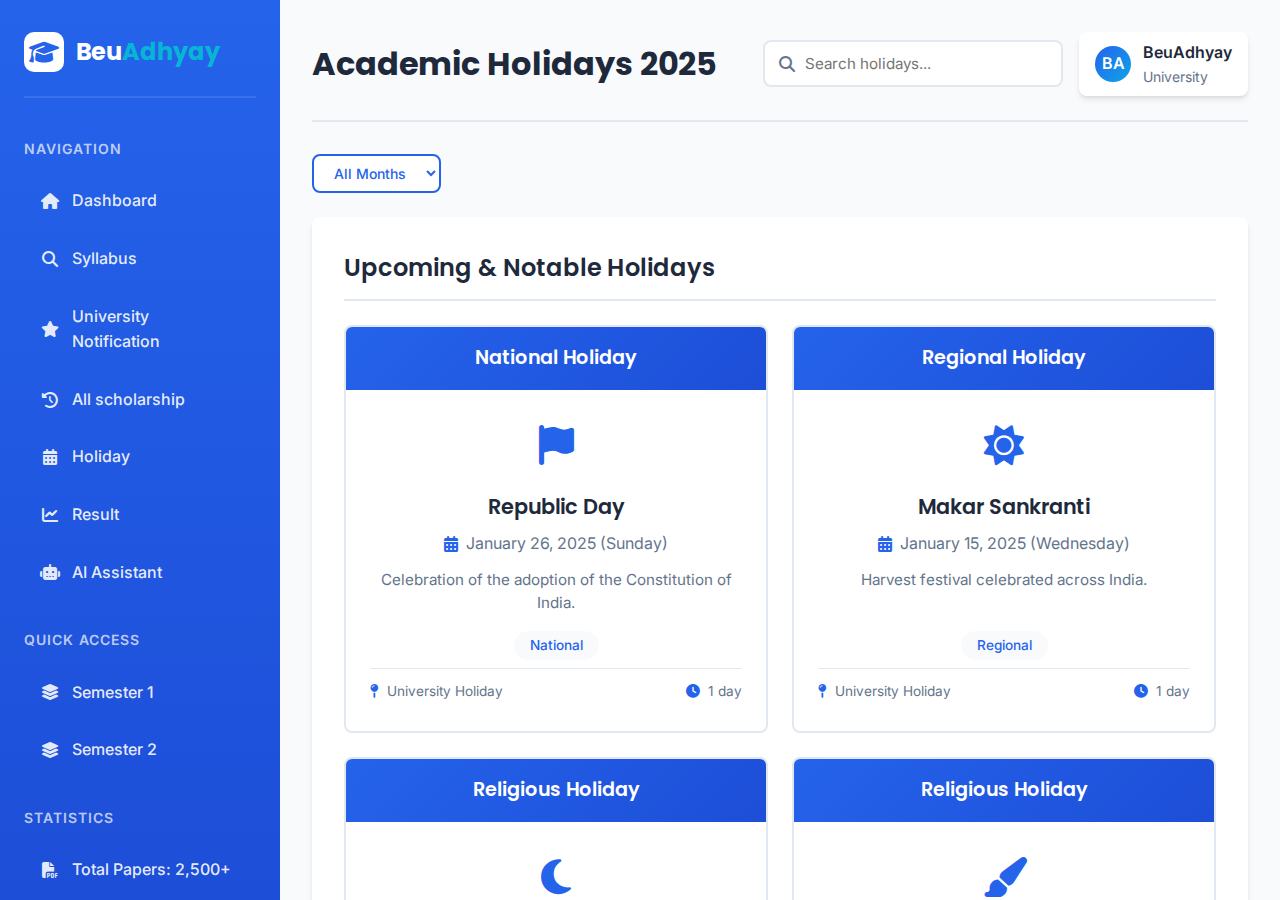
<file: Holidays/index.html>
<!DOCTYPE html>
<html lang="en">
<head>
    <meta charset="UTF-8">
    <meta name="viewport" content="width=device-width, initial-scale=1.0">
    <title>Holidays - BeuAdhyay</title>
    <link rel="preconnect" href="https://fonts.googleapis.com">
    <link rel="preconnect" href="https://fonts.gstatic.com" crossorigin>
    <link href="https://fonts.googleapis.com/css2?family=Poppins:wght@300;400;500;600;700&family=Inter:wght@300;400;500;600&display=swap" rel="stylesheet">
    <link rel="stylesheet" href="https://cdnjs.cloudflare.com/ajax/libs/font-awesome/6.4.0/css/all.min.css">
    <link rel="stylesheet" href="/Syllabus/style.css">
    <style>
        /* Additional styles for holiday cards */
        .holiday-grid {
            display: grid;
            grid-template-columns: repeat(auto-fill, minmax(280px, 1fr));
            gap: 1.5rem;
            margin-top: 1.5rem;
        }
        .holiday-card {
            background: var(--white);
            border: 2px solid var(--light-gray);
            border-radius: var(--border-radius);
            overflow: hidden;
            transition: all 0.2s ease;
            display: flex;
            flex-direction: column;
        }
        .holiday-card:hover {
            border-color: var(--primary);
            transform: translateY(-4px);
            box-shadow: var(--shadow);
        }
        .holiday-header {
            background: linear-gradient(135deg, var(--primary), var(--primary-dark));
            color: white;
            padding: 1rem;
            text-align: center;
            font-weight: 600;
            font-size: 1.2rem;
            font-family: 'Poppins', sans-serif;
        }
        .holiday-content {
            padding: 1.5rem 1.5rem 1.75rem;
            display: flex;
            flex-direction: column;
            flex: 1;
        }
        .holiday-icon {
            font-size: 2.5rem;
            color: var(--primary);
            margin-bottom: 0.75rem;
            text-align: center;
        }
        .holiday-title {
            font-family: 'Poppins', sans-serif;
            font-weight: 600;
            font-size: 1.3rem;
            color: var(--dark);
            margin-bottom: 0.5rem;
            text-align: center;
        }
        .holiday-date {
            display: flex;
            align-items: center;
            justify-content: center;
            gap: 0.5rem;
            font-size: 1rem;
            color: var(--gray);
            margin-bottom: 0.75rem;
        }
        .holiday-date i {
            color: var(--primary);
        }
        .holiday-desc {
            color: var(--gray);
            font-size: 0.95rem;
            line-height: 1.5;
            margin-bottom: 1rem;
            flex: 1;
            text-align: center;
        }
        .holiday-tag {
            display: inline-block;
            background: var(--light);
            color: var(--primary);
            font-size: 0.85rem;
            padding: 0.25rem 1rem;
            border-radius: 20px;
            margin: 0 auto 0.5rem;
            font-weight: 500;
        }
        .holiday-footer {
            border-top: 1px solid var(--light-gray);
            padding-top: 0.75rem;
            display: flex;
            justify-content: space-between;
            align-items: center;
            font-size: 0.85rem;
            color: var(--gray);
        }
        .holiday-footer span i {
            margin-right: 0.25rem;
            color: var(--primary);
        }
    </style>
</head>
<body>
    <!-- Mobile Menu Toggle -->
    <button class="mobile-toggle" id="mobileToggle">
        <i class="fas fa-bars"></i>
    </button>

    <div class="container">
        <!-- Sidebar (identical to other pages) -->
        <div class="sidebar" id="sidebar">
            <div class="logo">
                <div class="logo-icon">
                    <i class="fas fa-graduation-cap"></i>
                </div>
                <div class="logo-text">Beu<span>Adhyay</span></div>
            </div>

            <div class="nav-section">
                <h3>Navigation</h3>
                  <ul>
                    <li><a href="/index.html" id="navDashboard"><i class="fas fa-home"></i> Dashboard</a></li>
                    <li><a href="../Syllabus/Syllabus.html" id="navSyllabus"><i class="fas fa-search"></i> Syllabus</a>
                    </li>
                    <li><a href="https://beu-bih.ac.in/notification" target="_blank" id="navUniversity"><i
                                class="fas fa-star"></i> University Notification</a></li>
                    <li><a href="../Scholarships/index.html" target="_blank" id="navScholarship"><i
                                class="fas fa-history"></i> All scholarship</a></li>
                    <li><a href="../Holidays/index.html" id="navHoliday"><i class="fas fa-calendar-alt"></i> Holiday</a>
                    </li>
                    <li><a href="https://beu-bih.ac.in/result-one" target="_blank" id="navResult"><i
                                class="fas fa-chart-line"></i> Result</a></li>
                    <li><a href="../Assistant/index.html" id="navAssistant"><i class="fas fa-robot"></i> AI
                            Assistant</a></li>
                </ul>
            </div>

            <div class="nav-section">
                <h3>Quick Access</h3>
                <ul>
                    <li><a href="#"><i class="fas fa-layer-group"></i> Semester 1</a></li>
                    <li><a href="#"><i class="fas fa-layer-group"></i> Semester 2</a></li>
                    <!-- other semesters (optional) -->
                </ul>
            </div>

            <div class="nav-section">
                <h3>Statistics</h3>
                <ul>
                    <li><a href="#"><i class="fas fa-file-pdf"></i> Total Papers: 2,500+</a></li>
                    <li><a href="#"><i class="fas fa-download"></i> Downloads: 75K+</a></li>
                    <li><a href="#"><i class="fas fa-users"></i> Active Users: 25K+</a></li>
                </ul>
            </div>

            <div class="beuadhyay-brand">
                <p>BeuAdhyay</p>
            </div>
        </div>

        <!-- Main Content -->
        <div class="main-content">
            <div class="header">
                <h1>Academic Holidays 2025</h1>
                <div class="header-controls">
                    <div class="search-box">
                        <i class="fas fa-search"></i>
                        <input type="text" id="searchInput" placeholder="Search holidays...">
                    </div>
                    <div class="user-profile">
                        <div class="user-avatar">BA</div>
                        <div>
                            <div style="font-weight: 600;">BeuAdhyay</div>
                            <div style="font-size: 0.875rem; color: var(--gray);">University</div>
                        </div>
                    </div>
                </div>
            </div>

            <!-- Holiday Filters (optional) -->
            <div style="display: flex; gap: 1rem; flex-wrap: wrap; margin-bottom: 1.5rem;">
                <select class="btn btn-outline" id="monthFilter" style="background: white;">
                    <option value="all">All Months</option>
                    <option value="Jan">January</option>
                    <option value="Feb">February</option>
                    <option value="Mar">March</option>
                    <option value="Apr">April</option>
                    <option value="May">May</option>
                    <option value="Jun">June</option>
                    <option value="Jul">July</option>
                    <option value="Aug">August</option>
                    <option value="Sep">September</option>
                    <option value="Oct">October</option>
                    <option value="Nov">November</option>
                    <option value="Dec">December</option>
                </select>
            </div>

            <!-- Holidays Grid -->
            <div class="content-section">
                <h2 class="section-title">Upcoming & Notable Holidays</h2>
                <div class="holiday-grid" id="holidayGrid">
                    <!-- Holidays will be populated by JavaScript -->
                </div>
                <div id="noResults" style="text-align: center; padding: 3rem; color: var(--gray); display: none;">
                    <i class="fas fa-calendar-times" style="font-size: 3rem;"></i>
                    <h3>No holidays found</h3>
                </div>
            </div>

            <!-- Footer -->
            <div class="footer">
                <p>© 2025 BeuAdhyay | Academic Calendar for Bihar Engineering University</p>
                <p style="margin-top: 0.5rem; color: var(--gray); font-size: 0.75rem;">Holidays are subject to change. Always check official notices.</p>
                <p style="margin-top: 0.5rem; color: var(--gray); font-size: 0.75rem;">Powered by <strong>BeuAdhyay</strong></p>
            </div>
        </div>
    </div>

   <script src="/home page/script.js"></script>
    <script>
        // Holiday data
        const holidays = [
            { date: "2025-01-26", day: "Sunday", occasion: "Republic Day", type: "National", description: "Celebration of the adoption of the Constitution of India.", icon: "fa-flag" },
            { date: "2025-01-15", day: "Wednesday", occasion: "Makar Sankranti", type: "Regional", description: "Harvest festival celebrated across India.", icon: "fa-sun" },
            { date: "2025-02-26", day: "Wednesday", occasion: "Maha Shivratri", type: "Religious", description: "Festival dedicated to Lord Shiva.", icon: "fa-moon" },
            { date: "2025-03-17", day: "Monday", occasion: "Holi", type: "Religious", description: "Festival of colors.", icon: "fa-paint-brush" },
            { date: "2025-03-31", day: "Monday", occasion: "Eid-ul-Fitr", type: "Religious", description: "Marks the end of Ramadan.", icon: "fa-star-and-crescent" },
            { date: "2025-04-14", day: "Monday", occasion: "Ambedkar Jayanti", type: "Commemorative", description: "Birth anniversary of Dr. B.R. Ambedkar.", icon: "fa-user-tie" },
            { date: "2025-04-18", day: "Friday", occasion: "Good Friday", type: "Religious", description: "Christian holiday commemorating crucifixion of Jesus.", icon: "fa-cross" },
            { date: "2025-05-01", day: "Thursday", occasion: "Maharashtra Day / Labour Day", type: "Regional", description: "Foundation day of Maharashtra state.", icon: "fa-briefcase" },
            { date: "2025-06-07", day: "Saturday", occasion: "Eid-ul-Adha (Bakrid)", type: "Religious", description: "Festival of sacrifice.", icon: "fa-mosque" },
            { date: "2025-07-06", day: "Sunday", occasion: "Rath Yatra", type: "Religious", description: "Chariot festival celebrated in Odisha.", icon: "fa-church" },
            { date: "2025-08-15", day: "Friday", occasion: "Independence Day", type: "National", description: "India's independence from British rule.", icon: "fa-flag" },
            { date: "2025-08-16", day: "Saturday", occasion: "Janmashtami", type: "Religious", description: "Birth of Lord Krishna.", icon: "fa-feather" },
            { date: "2025-09-07", day: "Sunday", occasion: "Ganesh Chaturthi", type: "Religious", description: "Birth of Lord Ganesha.", icon: "fa-elephant" },
            { date: "2025-10-02", day: "Thursday", occasion: "Gandhi Jayanti", type: "National", description: "Birth anniversary of Mahatma Gandhi.", icon: "fa-dove" },
            { date: "2025-10-12", day: "Sunday", occasion: "Dussehra (Vijayadashami)", type: "Religious", description: "Victory of good over evil.", icon: "fa-arrow-alt-circle-right" },
            { date: "2025-10-31", day: "Friday", occasion: "Diwali (Lakshmi Pujan)", type: "Religious", description: "Festival of lights.", icon: "fa-lightbulb" },
            { date: "2025-11-01", day: "Saturday", occasion: "Diwali (Bali Pratipada)", type: "Religious", description: "Next day of Diwali.", icon: "fa-lightbulb" },
            { date: "2025-11-05", day: "Wednesday", occasion: "Chhath Puja (Surya Shashthi)", type: "Regional", description: "Major festival in Bihar and UP.", icon: "fa-sun" },
            { date: "2025-11-15", day: "Saturday", occasion: "Guru Nanak Jayanti", type: "Religious", description: "Birth of Guru Nanak Dev.", icon: "fa-star-of-life" },
            { date: "2025-12-25", day: "Thursday", occasion: "Christmas", type: "Religious", description: "Birth of Jesus Christ.", icon: "fa-tree" }
        ];

        // Function to format date nicely
        function formatDate(dateStr) {
            const options = { year: 'numeric', month: 'long', day: 'numeric' };
            return new Date(dateStr).toLocaleDateString('en-US', options);
        }

        // Function to get month abbreviation from date
        function getMonth(dateStr) {
            return new Date(dateStr).toLocaleString('default', { month: 'short' });
        }

        // Render holiday cards
        function renderHolidays(filterMonth = 'all', searchTerm = '') {
            const grid = document.getElementById('holidayGrid');
            const noResults = document.getElementById('noResults');
            grid.innerHTML = '';
            let visibleCount = 0;

            holidays.forEach(hol => {
                const month = getMonth(hol.date);
                const titleMatch = hol.occasion.toLowerCase().includes(searchTerm);
                const descMatch = hol.description.toLowerCase().includes(searchTerm);
                const typeMatch = hol.type.toLowerCase().includes(searchTerm);
                if ((filterMonth === 'all' || month === filterMonth) && 
                    (searchTerm === '' || titleMatch || descMatch || typeMatch)) {
                    visibleCount++;
                    const card = document.createElement('div');
                    card.className = 'holiday-card';
                    card.innerHTML = `
                        <div class="holiday-header">${hol.type} Holiday</div>
                        <div class="holiday-content">
                            <div class="holiday-icon"><i class="fas ${hol.icon}"></i></div>
                            <div class="holiday-title">${hol.occasion}</div>
                            <div class="holiday-date">
                                <i class="fas fa-calendar-alt"></i> ${formatDate(hol.date)} (${hol.day})
                            </div>
                            <div class="holiday-desc">${hol.description}</div>
                            <div class="holiday-tag">${hol.type}</div>
                            <div class="holiday-footer">
                                <span><i class="fas fa-map-pin"></i> University Holiday</span>
                                <span><i class="fas fa-clock"></i> 1 day</span>
                            </div>
                        </div>
                    `;
                    grid.appendChild(card);
                }
            });

            if (visibleCount === 0) {
                noResults.style.display = 'block';
            } else {
                noResults.style.display = 'none';
            }
        }

        // Initial render
        renderHolidays();

        // Search and filter
        document.getElementById('searchInput').addEventListener('input', function(e) {
            const searchTerm = e.target.value.toLowerCase();
            const filterMonth = document.getElementById('monthFilter').value;
            renderHolidays(filterMonth, searchTerm);
        });

        document.getElementById('monthFilter').addEventListener('change', function(e) {
            const filterMonth = e.target.value;
            const searchTerm = document.getElementById('searchInput').value.toLowerCase();
            renderHolidays(filterMonth, searchTerm);
        });
    </script>
</body>
</html>
</file>
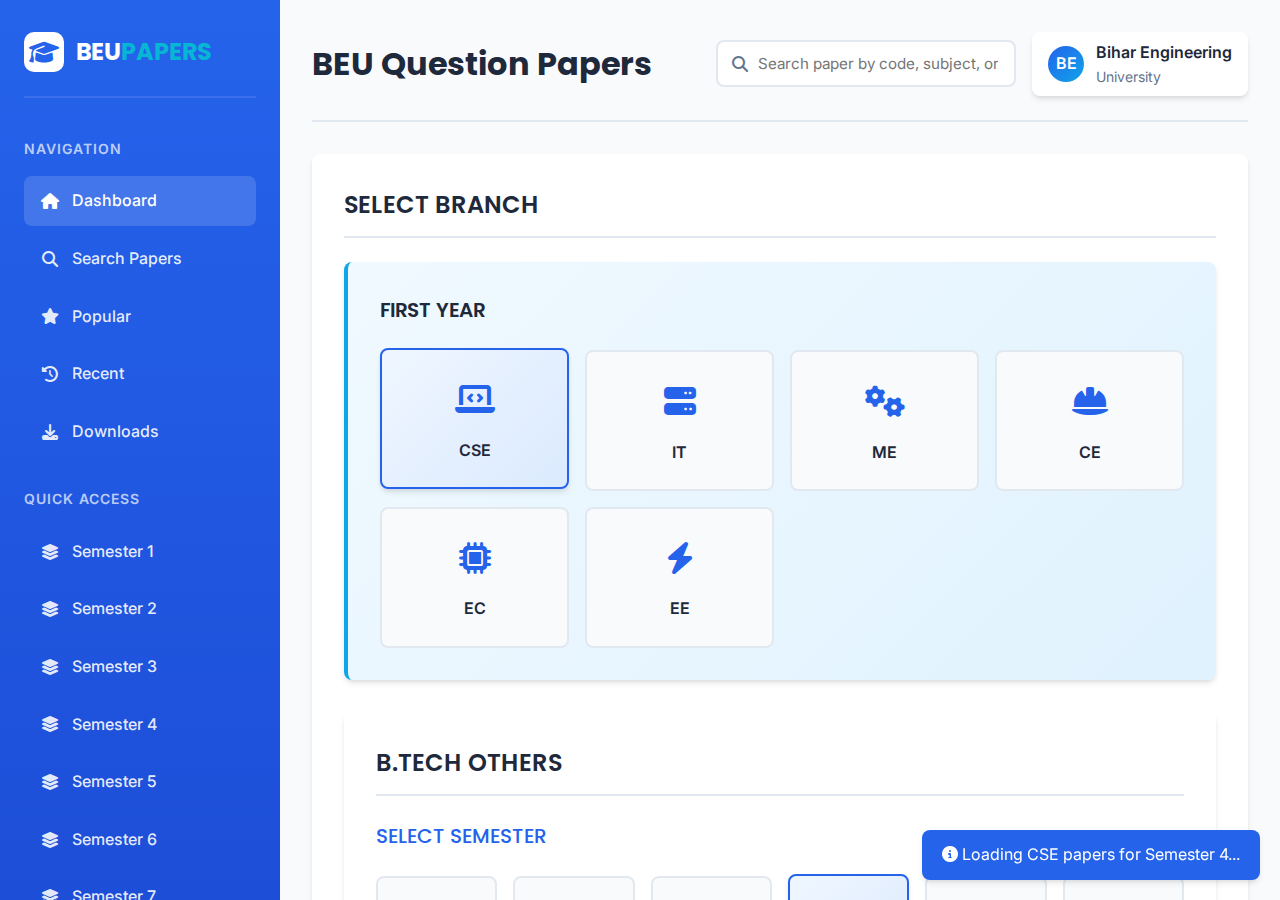
<file: frontend/index2.html>
<!DOCTYPE html>
<html lang="en">
<head>
    <meta charset="UTF-8">
    <meta name="viewport" content="width=device-width, initial-scale=1.0">
    <title>BEU Papers | Bihar Engineering University Question Papers</title>
    <link rel="preconnect" href="https://fonts.googleapis.com">
    <link rel="preconnect" href="https://fonts.gstatic.com" crossorigin>
    <link href="https://fonts.googleapis.com/css2?family=Poppins:wght@300;400;500;600;700&family=Inter:wght@300;400;500;600&display=swap" rel="stylesheet">
    <link rel="stylesheet" href="https://cdnjs.cloudflare.com/ajax/libs/font-awesome/6.4.0/css/all.min.css">
    <style>
        :root {
            --primary: #2563eb;
            --primary-dark: #1d4ed8;
            --secondary: #0ea5e9;
            --accent: #06b6d4;
            --dark: #1e293b;
            --light: #f8fafc;
            --gray: #64748b;
            --light-gray: #e2e8f0;
            --white: #ffffff;
            --success: #10b981;
            --border-radius: 8px;
            --shadow: 0 4px 6px -1px rgba(0, 0, 0, 0.1), 0 2px 4px -1px rgba(0, 0, 0, 0.06);
        }

        * {
            margin: 0;
            padding: 0;
            box-sizing: border-box;
        }

        body {
            font-family: 'Inter', sans-serif;
            background-color: var(--light);
            color: var(--dark);
            line-height: 1.6;
        }

        .container {
            display: grid;
            grid-template-columns: 280px 1fr;
            min-height: 100vh;
        }

        /* Sidebar Styles */
        .sidebar {
            background: linear-gradient(180deg, var(--primary), var(--primary-dark));
            color: var(--white);
            padding: 2rem 1.5rem;
            position: sticky;
            top: 0;
            height: 100vh;
            overflow-y: auto;
        }

        .logo {
            display: flex;
            align-items: center;
            gap: 12px;
            margin-bottom: 2.5rem;
            padding-bottom: 1.5rem;
            border-bottom: 2px solid rgba(255, 255, 255, 0.1);
        }

        .logo-icon {
            width: 40px;
            height: 40px;
            background: var(--white);
            border-radius: 10px;
            display: flex;
            align-items: center;
            justify-content: center;
            color: var(--primary);
            font-size: 1.5rem;
        }

        .logo-text {
            font-family: 'Poppins', sans-serif;
            font-weight: 700;
            font-size: 1.5rem;
        }

        .logo-text span {
            color: var(--accent);
        }

        .nav-section {
            margin-bottom: 2rem;
        }

        .nav-section h3 {
            font-size: 0.875rem;
            text-transform: uppercase;
            letter-spacing: 1px;
            color: rgba(255, 255, 255, 0.7);
            margin-bottom: 1rem;
            font-weight: 600;
        }

        .nav-section ul {
            list-style: none;
        }

        .nav-section li {
            margin-bottom: 0.5rem;
        }

        .nav-section a {
            display: flex;
            align-items: center;
            gap: 12px;
            padding: 0.75rem 1rem;
            color: rgba(255, 255, 255, 0.9);
            text-decoration: none;
            border-radius: var(--border-radius);
            transition: all 0.2s ease;
            font-weight: 500;
        }

        .nav-section a:hover,
        .nav-section a.active {
            background: rgba(255, 255, 255, 0.15);
            color: var(--white);
        }

        .nav-section a i {
            width: 20px;
            text-align: center;
        }

        /* Main Content Styles */
        .main-content {
            padding: 2rem;
            overflow-y: auto;
            max-height: 100vh;
        }

        .header {
            display: flex;
            justify-content: space-between;
            align-items: center;
            margin-bottom: 2rem;
            padding-bottom: 1.5rem;
            border-bottom: 2px solid var(--light-gray);
        }

        .header h1 {
            font-family: 'Poppins', sans-serif;
            font-size: 2rem;
            color: var(--dark);
            font-weight: 700;
        }

        .header-controls {
            display: flex;
            gap: 1rem;
            align-items: center;
        }

        .search-box {
            position: relative;
        }

        .search-box input {
            padding: 0.75rem 1rem 0.75rem 2.5rem;
            border: 2px solid var(--light-gray);
            border-radius: var(--border-radius);
            font-family: 'Inter', sans-serif;
            font-size: 0.95rem;
            width: 300px;
            transition: all 0.2s ease;
        }

        .search-box input:focus {
            outline: none;
            border-color: var(--primary);
            box-shadow: 0 0 0 3px rgba(37, 99, 235, 0.1);
        }

        .search-box i {
            position: absolute;
            left: 1rem;
            top: 50%;
            transform: translateY(-50%);
            color: var(--gray);
        }

        .user-profile {
            display: flex;
            align-items: center;
            gap: 0.75rem;
            background: var(--white);
            padding: 0.5rem 1rem;
            border-radius: var(--border-radius);
            box-shadow: var(--shadow);
        }

        .user-avatar {
            width: 36px;
            height: 36px;
            background: linear-gradient(135deg, var(--primary), var(--secondary));
            border-radius: 50%;
            display: flex;
            align-items: center;
            justify-content: center;
            color: var(--white);
            font-weight: 600;
        }

        /* Content Sections */
        .content-section {
            background: var(--white);
            border-radius: var(--border-radius);
            box-shadow: var(--shadow);
            padding: 2rem;
            margin-bottom: 2rem;
        }

        .section-title {
            font-family: 'Poppins', sans-serif;
            font-size: 1.5rem;
            color: var(--dark);
            margin-bottom: 1.5rem;
            padding-bottom: 0.75rem;
            border-bottom: 2px solid var(--light-gray);
            font-weight: 600;
        }

        .section-subtitle {
            font-family: 'Poppins', sans-serif;
            font-size: 1.25rem;
            color: var(--primary);
            margin-bottom: 1.5rem;
            font-weight: 500;
        }

        /* Branch Selection */
        .branch-grid {
            display: grid;
            grid-template-columns: repeat(auto-fill, minmax(180px, 1fr));
            gap: 1rem;
            margin-top: 1.5rem;
        }

        .branch-card {
            background: var(--light);
            border: 2px solid var(--light-gray);
            border-radius: var(--border-radius);
            padding: 1.5rem;
            text-align: center;
            cursor: pointer;
            transition: all 0.2s ease;
        }

        .branch-card:hover,
        .branch-card.active {
            border-color: var(--primary);
            background: linear-gradient(135deg, #eff6ff, #dbeafe);
            transform: translateY(-2px);
            box-shadow: var(--shadow);
        }

        .branch-icon {
            font-size: 2rem;
            color: var(--primary);
            margin-bottom: 0.75rem;
        }

        .branch-name {
            font-weight: 600;
            color: var(--dark);
        }

        /* Semester Selection */
        .semester-grid {
            display: grid;
            grid-template-columns: repeat(auto-fill, minmax(120px, 1fr));
            gap: 1rem;
            margin-top: 1.5rem;
        }

        .semester-card {
            background: var(--light);
            border: 2px solid var(--light-gray);
            border-radius: var(--border-radius);
            padding: 1.5rem 1rem;
            text-align: center;
            cursor: pointer;
            transition: all 0.2s ease;
        }

        .semester-card:hover,
        .semester-card.active {
            border-color: var(--primary);
            background: linear-gradient(135deg, #eff6ff, #dbeafe);
            transform: translateY(-2px);
            box-shadow: var(--shadow);
        }

        .semester-number {
            font-size: 1.5rem;
            font-weight: 700;
            color: var(--primary);
            margin-bottom: 0.5rem;
        }

        .semester-text {
            font-size: 0.875rem;
            color: var(--gray);
            font-weight: 500;
        }

        /* Papers List */
        .papers-list {
            display: flex;
            flex-direction: column;
            gap: 0.75rem;
            margin-top: 1.5rem;
        }

        .paper-item {
            background: var(--light);
            border: 2px solid var(--light-gray);
            border-radius: var(--border-radius);
            padding: 1.25rem;
            display: flex;
            justify-content: space-between;
            align-items: center;
            transition: all 0.2s ease;
        }

        .paper-item:hover {
            border-color: var(--primary);
            background: var(--white);
            transform: translateX(4px);
            box-shadow: var(--shadow);
        }

        .paper-info {
            flex: 1;
        }

        .paper-code {
            font-family: 'Poppins', sans-serif;
            font-weight: 600;
            color: var(--dark);
            margin-bottom: 0.25rem;
            font-size: 1.1rem;
        }

        .paper-details {
            display: flex;
            gap: 1.5rem;
            color: var(--gray);
            font-size: 0.875rem;
        }

        .paper-details span {
            display: flex;
            align-items: center;
            gap: 0.25rem;
        }

        .paper-actions {
            display: flex;
            gap: 0.75rem;
        }

        .btn {
            padding: 0.5rem 1rem;
            border: none;
            border-radius: var(--border-radius);
            font-family: 'Inter', sans-serif;
            font-weight: 500;
            cursor: pointer;
            transition: all 0.2s ease;
            display: inline-flex;
            align-items: center;
            gap: 0.5rem;
            font-size: 0.875rem;
        }

        .btn-primary {
            background: linear-gradient(135deg, var(--primary), var(--primary-dark));
            color: var(--white);
        }

        .btn-primary:hover {
            transform: translateY(-1px);
            box-shadow: var(--shadow);
        }

        .btn-outline {
            background: transparent;
            color: var(--primary);
            border: 2px solid var(--primary);
        }

        .btn-outline:hover {
            background: var(--primary);
            color: var(--white);
        }

        /* First Year Section */
        .first-year-section {
            background: linear-gradient(135deg, #f0f9ff, #e0f2fe);
            border-left: 4px solid var(--secondary);
        }

        .first-year-title {
            font-family: 'Poppins', sans-serif;
            font-size: 1.25rem;
            color: var(--dark);
            margin-bottom: 1.5rem;
            font-weight: 600;
        }

        /* All Others Section */
        .all-others-section {
            background: linear-gradient(135deg, #f8fafc, #f1f5f9);
            border-left: 4px solid var(--gray);
        }

        /* Footer */
        .footer {
            margin-top: 3rem;
            padding-top: 2rem;
            border-top: 2px solid var(--light-gray);
            text-align: center;
            color: var(--gray);
            font-size: 0.875rem;
        }

        /* Responsive Design */
        @media (max-width: 1024px) {
            .container {
                grid-template-columns: 1fr;
            }
            
            .sidebar {
                display: none;
            }
            
            .header-controls {
                flex-direction: column;
                align-items: flex-start;
            }
            
            .search-box input {
                width: 100%;
            }
        }

        @media (max-width: 768px) {
            .main-content {
                padding: 1rem;
            }
            
            .header {
                flex-direction: column;
                gap: 1rem;
                align-items: flex-start;
            }
            
            .branch-grid {
                grid-template-columns: repeat(2, 1fr);
            }
            
            .semester-grid {
                grid-template-columns: repeat(4, 1fr);
            }
            
            .paper-item {
                flex-direction: column;
                align-items: flex-start;
                gap: 1rem;
            }
            
            .paper-actions {
                width: 100%;
            }
            
            .paper-actions .btn {
                flex: 1;
                justify-content: center;
            }
        }

        @media (max-width: 480px) {
            .branch-grid {
                grid-template-columns: 1fr;
            }
            
            .semester-grid {
                grid-template-columns: repeat(2, 1fr);
            }
            
            .content-section {
                padding: 1.5rem;
            }
        }
    </style>
</head>
<body>
    <div class="container">
        <!-- Sidebar -->
        <div class="sidebar">
            <div class="logo">
                <div class="logo-icon">
                    <i class="fas fa-graduation-cap"></i>
                </div>
                <div class="logo-text">BEU<span>PAPERS</span></div>
            </div>

            <div class="nav-section">
                <h3>Navigation</h3>
                <ul>
                    <li><a href="#" class="active"><i class="fas fa-home"></i> Dashboard</a></li>
                    <li><a href="#"><i class="fas fa-search"></i> Search Papers</a></li>
                    <li><a href="#"><i class="fas fa-star"></i> Popular</a></li>
                    <li><a href="#"><i class="fas fa-history"></i> Recent</a></li>
                    <li><a href="#"><i class="fas fa-download"></i> Downloads</a></li>
                </ul>
            </div>

            <div class="nav-section">
                <h3>Quick Access</h3>
                <ul>
                    <li><a href="#"><i class="fas fa-layer-group"></i> Semester 1</a></li>
                    <li><a href="#"><i class="fas fa-layer-group"></i> Semester 2</a></li>
                    <li><a href="#"><i class="fas fa-layer-group"></i> Semester 3</a></li>
                    <li><a href="#"><i class="fas fa-layer-group"></i> Semester 4</a></li>
                    <li><a href="#"><i class="fas fa-layer-group"></i> Semester 5</a></li>
                    <li><a href="#"><i class="fas fa-layer-group"></i> Semester 6</a></li>
                    <li><a href="#"><i class="fas fa-layer-group"></i> Semester 7</a></li>
                    <li><a href="#"><i class="fas fa-layer-group"></i> Semester 8</a></li>
                </ul>
            </div>

            <div class="nav-section">
                <h3>Statistics</h3>
                <ul>
                    <li><a href="#"><i class="fas fa-file-pdf"></i> Total Papers: 1,248</a></li>
                    <li><a href="#"><i class="fas fa-download"></i> Downloads: 45.2K</a></li>
                    <li><a href="#"><i class="fas fa-users"></i> Active Users: 12.5K</a></li>
                </ul>
            </div>
        </div>

        <!-- Main Content -->
        <div class="main-content">
            <!-- Header -->
            <div class="header">
                <h1>BEU Question Papers</h1>
                <div class="header-controls">
                    <div class="search-box">
                        <i class="fas fa-search"></i>
                        <input type="text" placeholder="Search paper by code, subject, or year...">
                    </div>
                    <div class="user-profile">
                        <div class="user-avatar">BE</div>
                        <div>
                            <div style="font-weight: 600;">Bihar Engineering</div>
                            <div style="font-size: 0.875rem; color: var(--gray);">University</div>
                        </div>
                    </div>
                </div>
            </div>

            <!-- SELECT BRANCH Section -->
            <div class="content-section">
                <h2 class="section-title">SELECT BRANCH</h2>
                
                <!-- First Year -->
                <div class="first-year-section content-section">
                    <h3 class="first-year-title">FIRST YEAR</h3>
                    <div class="branch-grid">
                        <div class="branch-card active">
                            <div class="branch-icon">
                                <i class="fas fa-laptop-code"></i>
                            </div>
                            <div class="branch-name">CSE</div>
                        </div>
                        <div class="branch-card">
                            <div class="branch-icon">
                                <i class="fas fa-server"></i>
                            </div>
                            <div class="branch-name">IT</div>
                        </div>
                        <div class="branch-card">
                            <div class="branch-icon">
                                <i class="fas fa-cogs"></i>
                            </div>
                            <div class="branch-name">ME</div>
                        </div>
                        <div class="branch-card">
                            <div class="branch-icon">
                                <i class="fas fa-hard-hat"></i>
                            </div>
                            <div class="branch-name">CE</div>
                        </div>
                        <div class="branch-card">
                            <div class="branch-icon">
                                <i class="fas fa-microchip"></i>
                            </div>
                            <div class="branch-name">EC</div>
                        </div>
                        <div class="branch-card">
                            <div class="branch-icon">
                                <i class="fas fa-bolt"></i>
                            </div>
                            <div class="branch-name">EE</div>
                        </div>
                    </div>
                </div>
            <!-- B.TECH OTHERS - SELECT SEMESTER -->
            <div class="content-section">
                <h2 class="section-title">B.TECH OTHERS</h2>
                <h3 class="section-subtitle">SELECT SEMESTER</h3>
                
                <div class="semester-grid">
                    <div class="semester-card">
                        <div class="semester-number">1</div>
                        <div class="semester-text">SEMESTER</div>
                    </div>
                    <div class="semester-card">
                        <div class="semester-number">2</div>
                        <div class="semester-text">SEMESTER</div>
                    </div>
                    <div class="semester-card">
                        <div class="semester-number">3</div>
                        <div class="semester-text">SEMESTER</div>
                    </div>
                    <div class="semester-card active">
                        <div class="semester-number">4</div>
                        <div class="semester-text">SEMESTER</div>
                    </div>
                    <div class="semester-card">
                        <div class="semester-number">5</div>
                        <div class="semester-text">SEMESTER</div>
                    </div>
                    <div class="semester-card">
                        <div class="semester-number">6</div>
                        <div class="semester-text">SEMESTER</div>
                    </div>
                    <div class="semester-card">
                        <div class="semester-number">7</div>
                        <div class="semester-text">SEMESTER</div>
                    </div>
                    <div class="semester-card">
                        <div class="semester-number">8</div>
                        <div class="semester-text">SEMESTER</div>
                    </div>
                </div>
            </div>

            <!-- BTECH OTHERS 3 SEM PAPERS -->
            <div class="content-section">
                <h2 class="section-title">BTECH OTHERS 3 SEM PAPERS</h2>
                
                <div class="papers-list">
                    <div class="paper-item">
                        <div class="paper-info">
                            <div class="paper-code">BTECH-3-SEM-HUMANITIES-1-EFFECTIVE-TECHNICAL-COMMUNICATION-101305-2023</div>
                            <div class="paper-details">
                                <span><i class="fas fa-book"></i> Humanities</span>
                                <span><i class="fas fa-calendar"></i> 2023</span>
                                <span><i class="fas fa-file-pdf"></i> PDF</span>
                            </div>
                        </div>
                        <div class="paper-actions">
                            <button class="btn btn-primary">
                                <i class="fas fa-eye"></i> View
                            </button>
                            <button class="btn btn-outline">
                                <i class="fas fa-download"></i> Download
                            </button>
                        </div>
                    </div>

                    <div class="paper-item">
                        <div class="paper-info">
                            <div class="paper-code">BTECH-3-SEM-MATHEMATICS-3-104303-2023</div>
                            <div class="paper-details">
                                <span><i class="fas fa-calculator"></i> Mathematics</span>
                                <span><i class="fas fa-calendar"></i> 2023</span>
                                <span><i class="fas fa-file-pdf"></i> PDF</span>
                            </div>
                        </div>
                        <div class="paper-actions">
                            <button class="btn btn-primary">
                                <i class="fas fa-eye"></i> View
                            </button>
                            <button class="btn btn-outline">
                                <i class="fas fa-download"></i> Download
                            </button>
                        </div>
                    </div>

                    <div class="paper-item">
                        <div class="paper-info">
                            <div class="paper-code">BTECH-3-SEM-MATHEMATICS-3-PDF-PROBABILITY-100312-2023</div>
                            <div class="paper-details">
                                <span><i class="fas fa-calculator"></i> Mathematics</span>
                                <span><i class="fas fa-calendar"></i> 2023</span>
                                <span><i class="fas fa-file-pdf"></i> PDF</span>
                            </div>
                        </div>
                        <div class="paper-actions">
                            <button class="btn btn-primary">
                                <i class="fas fa-eye"></i> View
                            </button>
                            <button class="btn btn-outline">
                                <i class="fas fa-download"></i> Download
                            </button>
                        </div>
                    </div>

                    <div class="paper-item">
                        <div class="paper-info">
                            <div class="paper-code">BTECH-3-SEM-ANALOG-ELECTRONIC-CIRCUITS-100302-2021</div>
                            <div class="paper-details">
                                <span><i class="fas fa-microchip"></i> Electronics</span>
                                <span><i class="fas fa-calendar"></i> 2021</span>
                                <span><i class="fas fa-file-pdf"></i> PDF</span>
                            </div>
                        </div>
                        <div class="paper-actions">
                            <button class="btn btn-primary">
                                <i class="fas fa-eye"></i> View
                            </button>
                            <button class="btn btn-outline">
                                <i class="fas fa-download"></i> Download
                            </button>
                        </div>
                    </div>

                    <div class="paper-item">
                        <div class="paper-info">
                            <div class="paper-code">BTECH-3-SEM-BASIC-ELECTRONICS-ENGINEERING-100303-2021</div>
                            <div class="paper-details">
                                <span><i class="fas fa-microchip"></i> Electronics</span>
                                <span><i class="fas fa-calendar"></i> 2021</span>
                                <span><i class="fas fa-file-pdf"></i> PDF</span>
                            </div>
                        </div>
                        <div class="paper-actions">
                            <button class="btn btn-primary">
                                <i class="fas fa-eye"></i> View
                            </button>
                            <button class="btn btn-outline">
                                <i class="fas fa-download"></i> Download
                            </button>
                        </div>
                    </div>
                </div>
            </div>

            <!-- BTECH OTHERS 7 SEM PAPERS -->
            <div class="content-section">
                <h2 class="section-title">BTECH OTHERS 7 SEM PAPERS</h2>
                
                <div class="papers-list">
                    <div class="paper-item">
                        <div class="paper-info">
                            <div class="paper-code">BTECH-7-SEM-INFORMATION-AND-CODING-THEORY-104711-2021</div>
                            <div class="paper-details">
                                <span><i class="fas fa-code"></i> Coding Theory</span>
                                <span><i class="fas fa-calendar"></i> 2021</span>
                                <span><i class="fas fa-file-pdf"></i> PDF</span>
                            </div>
                        </div>
                        <div class="paper-actions">
                            <button class="btn btn-primary">
                                <i class="fas fa-eye"></i> View
                            </button>
                            <button class="btn btn-outline">
                                <i class="fas fa-download"></i> Download
                            </button>
                        </div>
                    </div>

                    <div class="paper-item">
                        <div class="paper-info">
                            <div class="paper-code">BTECH-7-SEM-PERSONNEL-MANAGEMENT-AND-INDUSTRIAL-RELATIONS-241702-2020</div>
                            <div class="paper-details">
                                <span><i class="fas fa-users"></i> Management</span>
                                <span><i class="fas fa-calendar"></i> 2020</span>
                                <span><i class="fas fa-file-pdf"></i> PDF</span>
                            </div>
                        </div>
                        <div class="paper-actions">
                            <button class="btn btn-primary">
                                <i class="fas fa-eye"></i> View
                            </button>
                            <button class="btn btn-outline">
                                <i class="fas fa-download"></i> Download
                            </button>
                        </div>
                    </div>
                </div>
            </div>

            <!-- BTECH OTHERS 8 SEM PAPERS -->
            <div class="content-section">
                <h2 class="section-title">BTECH OTHERS 8 SEM PAPERS</h2>
                
                <div class="papers-list">
                    <div class="paper-item">
                        <div class="paper-info">
                            <div class="paper-code">BTECH-8-SEM-PERSONNEL-MANAGEMENT-AND-INDUSTRIAL-RELATION-241802-2020</div>
                            <div class="paper-details">
                                <span><i class="fas fa-users"></i> Management</span>
                                <span><i class="fas fa-calendar"></i> 2020</span>
                                <span><i class="fas fa-file-pdf"></i> PDF</span>
                            </div>
                        </div>
                        <div class="paper-actions">
                            <button class="btn btn-primary">
                                <i class="fas fa-eye"></i> View
                            </button>
                            <button class="btn btn-outline">
                                <i class="fas fa-download"></i> Download
                            </button>
                        </div>
                    </div>

                    <div class="paper-item">
                        <div class="paper-info">
                            <div class="paper-code">BTECH-8-SEM-SUSTAINABLE-DEVELOPMENT-241807-2020</div>
                            <div class="paper-details">
                                <span><i class="fas fa-leaf"></i> Sustainable Dev</span>
                                <span><i class="fas fa-calendar"></i> 2020</span>
                                <span><i class="fas fa-file-pdf"></i> PDF</span>
                            </div>
                        </div>
                        <div class="paper-actions">
                            <button class="btn btn-primary">
                                <i class="fas fa-eye"></i> View
                            </button>
                            <button class="btn btn-outline">
                                <i class="fas fa-download"></i> Download
                            </button>
                        </div>
                    </div>

                    <div class="paper-item">
                        <div class="paper-info">
                            <div class="paper-code">BTECH-8-SEM-SUSTAINABLE-DEVELOPMENT-241807-2019</div>
                            <div class="paper-details">
                                <span><i class="fas fa-leaf"></i> Sustainable Dev</span>
                                <span><i class="fas fa-calendar"></i> 2019</span>
                                <span><i class="fas fa-file-pdf"></i> PDF</span>
                            </div>
                        </div>
                        <div class="paper-actions">
                            <button class="btn btn-primary">
                                <i class="fas fa-eye"></i> View
                            </button>
                            <button class="btn btn-outline">
                                <i class="fas fa-download"></i> Download
                            </button>
                        </div>
                    </div>

                    <div class="paper-item">
                        <div class="paper-info">
                            <div class="paper-code">BTECH-8-SEM-SUSTAINABLE-DEVELOPMENT-241807-2018</div>
                            <div class="paper-details">
                                <span><i class="fas fa-leaf"></i> Sustainable Dev</span>
                                <span><i class="fas fa-calendar"></i> 2018</span>
                                <span><i class="fas fa-file-pdf"></i> PDF</span>
                            </div>
                        </div>
                        <div class="paper-actions">
                            <button class="btn btn-primary">
                                <i class="fas fa-eye"></i> View
                            </button>
                            <button class="btn btn-outline">
                                <i class="fas fa-download"></i> Download
                            </button>
                        </div>
                    </div>
                </div>
            </div>

            <!-- Footer -->
            <div class="footer">
                <p>© 2023 BEU Papers | Bihar Engineering University Question Paper Repository</p>
                <p style="margin-top: 0.5rem; color: var(--gray); font-size: 0.75rem;">
                    For educational purposes only | All papers are property of Bihar Engineering University
                </p>
            </div>
        </div>
    </div>

    <script>
        // Interactive functionality
        document.addEventListener('DOMContentLoaded', function() {
            // Branch selection
            const branchCards = document.querySelectorAll('.branch-card');
            branchCards.forEach(card => {
                card.addEventListener('click', function() {
                    branchCards.forEach(c => c.classList.remove('active'));
                    this.classList.add('active');
                    
                    const branchName = this.querySelector('.branch-name').textContent;
                    showNotification(`Selected ${branchName} branch`);
                });
            });

            // Semester selection
            const semesterCards = document.querySelectorAll('.semester-card');
            semesterCards.forEach(card => {
                card.addEventListener('click', function() {
                    semesterCards.forEach(c => c.classList.remove('active'));
                    this.classList.add('active');
                    
                    const semesterNumber = this.querySelector('.semester-number').textContent;
                    showNotification(`Showing papers for Semester ${semesterNumber}`);
                });
            });

            // Paper actions
            const viewButtons = document.querySelectorAll('.paper-actions .btn-primary');
            viewButtons.forEach(button => {
                button.addEventListener('click', function(e) {
                    e.stopPropagation();
                    const paperCode = this.closest('.paper-item').querySelector('.paper-code').textContent;
                    showNotification(`Opening PDF: ${paperCode}`);
                    // In real implementation, this would open the PDF
                });
            });

            const downloadButtons = document.querySelectorAll('.paper-actions .btn-outline');
            downloadButtons.forEach(button => {
                button.addEventListener('click', function(e) {
                    e.stopPropagation();
                    const paperCode = this.closest('.paper-item').querySelector('.paper-code').textContent;
                    showNotification(`Downloading: ${paperCode}`);
                    // In real implementation, this would trigger download
                });
            });

            // Search functionality
            const searchInput = document.querySelector('.search-box input');
            searchInput.addEventListener('input', function() {
                const searchTerm = this.value.toLowerCase();
                const papers = document.querySelectorAll('.paper-item');
                
                papers.forEach(paper => {
                    const paperCode = paper.querySelector('.paper-code').textContent.toLowerCase();
                    if (paperCode.includes(searchTerm) || searchTerm === '') {
                        paper.style.display = 'flex';
                    } else {
                        paper.style.display = 'none';
                    }
                });
            });

            // Paper item click
            const paperItems = document.querySelectorAll('.paper-item');
            paperItems.forEach(item => {
                item.addEventListener('click', function(e) {
                    if (!e.target.closest('.paper-actions')) {
                        const paperCode = this.querySelector('.paper-code').textContent;
                        showNotification(`Selected: ${paperCode}`);
                    }
                });
            });

            // Navigation
            const navLinks = document.querySelectorAll('.nav-section a');
            navLinks.forEach(link => {
                link.addEventListener('click', function(e) {
                    e.preventDefault();
                    navLinks.forEach(l => l.classList.remove('active'));
                    this.classList.add('active');
                    
                    const sectionName = this.textContent;
                    showNotification(`Loading ${sectionName}...`);
                });
            });

            // Notification function
            function showNotification(message) {
                // Create notification element
                const notification = document.createElement('div');
                notification.style.position = 'fixed';
                notification.style.bottom = '20px';
                notification.style.right = '20px';
                notification.style.backgroundColor = 'var(--primary)';
                notification.style.color = 'white';
                notification.style.padding = '12px 20px';
                notification.style.borderRadius = 'var(--border-radius)';
                notification.style.boxShadow = 'var(--shadow)';
                notification.style.zIndex = '1000';
                notification.style.transform = 'translateY(100px)';
                notification.style.opacity = '0';
                notification.style.transition = 'all 0.3s ease';
                notification.innerHTML = `<i class="fas fa-info-circle"></i> ${message}`;
                
                document.body.appendChild(notification);
                
                // Animate in
                setTimeout(() => {
                    notification.style.transform = 'translateY(0)';
                    notification.style.opacity = '1';
                }, 10);
                
                // Remove after 3 seconds
                setTimeout(() => {
                    notification.style.transform = 'translateY(100px)';
                    notification.style.opacity = '0';
                    setTimeout(() => {
                        document.body.removeChild(notification);
                    }, 300);
                }, 3000);
            }

            // Load papers based on selection
            function loadPapersForBranchAndSemester(branch, semester) {
                // This function would fetch papers from server based on selection
                showNotification(`Loading ${branch} papers for Semester ${semester}...`);
            }

            // Initialize with default selections
            loadPapersForBranchAndSemester('CSE', '4');
        });
    </script>
</body>
</html>
</file>
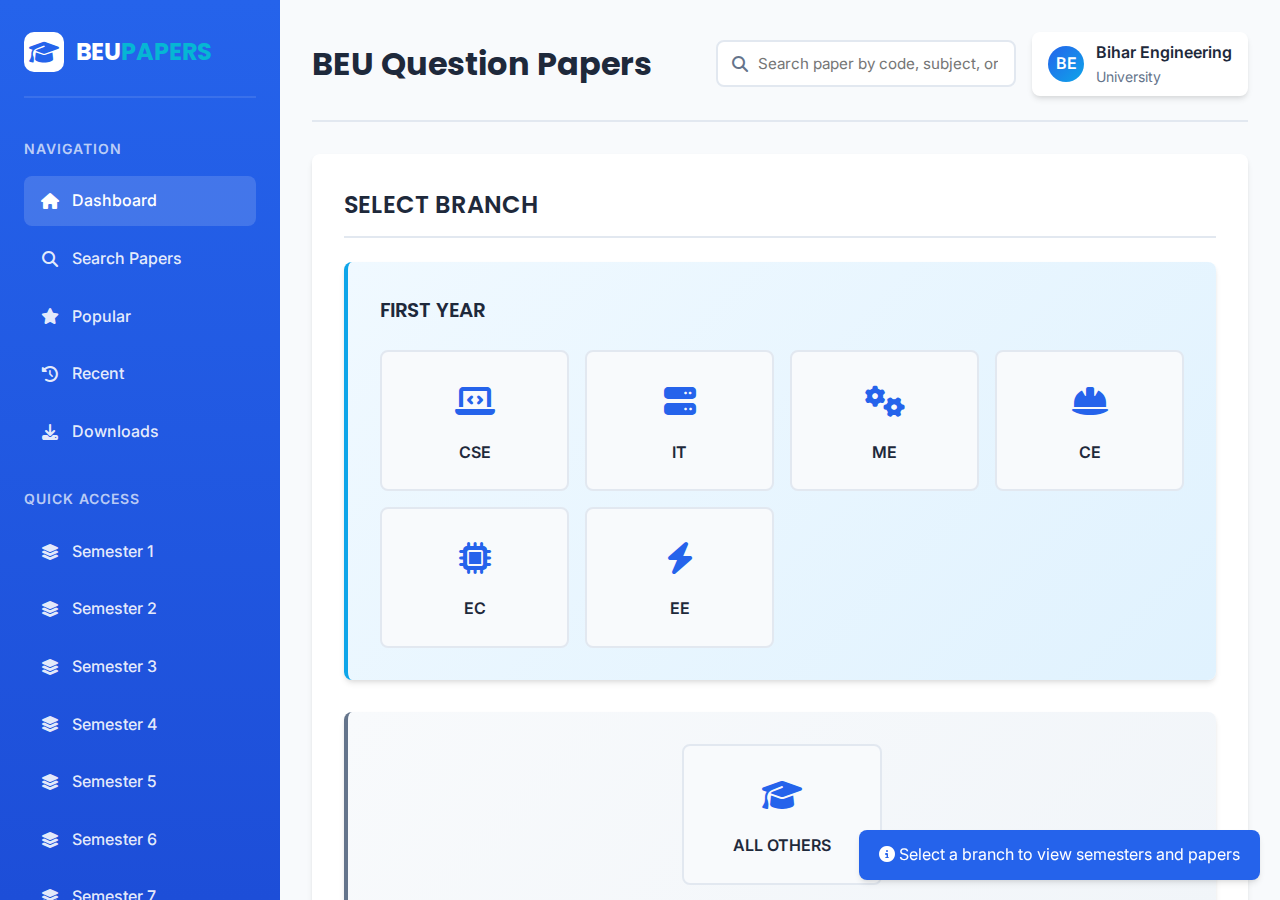
<file: frontend/index3.html>
<!DOCTYPE html>
<html lang="en">
<head>
    <meta charset="UTF-8">
    <meta name="viewport" content="width=device-width, initial-scale=1.0">
    <title>BEU Papers | Bihar Engineering University Question Papers</title>
    <link rel="preconnect" href="https://fonts.googleapis.com">
    <link rel="preconnect" href="https://fonts.gstatic.com" crossorigin>
    <link href="https://fonts.googleapis.com/css2?family=Poppins:wght@300;400;500;600;700&family=Inter:wght@300;400;500;600&display=swap" rel="stylesheet">
    <link rel="stylesheet" href="https://cdnjs.cloudflare.com/ajax/libs/font-awesome/6.4.0/css/all.min.css">
    <style>
        :root {
            --primary: #2563eb;
            --primary-dark: #1d4ed8;
            --secondary: #0ea5e9;
            --accent: #06b6d4;
            --dark: #1e293b;
            --light: #f8fafc;
            --gray: #64748b;
            --light-gray: #e2e8f0;
            --white: #ffffff;
            --success: #10b981;
            --border-radius: 8px;
            --shadow: 0 4px 6px -1px rgba(0, 0, 0, 0.1), 0 2px 4px -1px rgba(0, 0, 0, 0.06);
        }

        * {
            margin: 0;
            padding: 0;
            box-sizing: border-box;
        }

        body {
            font-family: 'Inter', sans-serif;
            background-color: var(--light);
            color: var(--dark);
            line-height: 1.6;
        }

        .container {
            display: grid;
            grid-template-columns: 280px 1fr;
            min-height: 100vh;
        }

        /* Sidebar Styles */
        .sidebar {
            background: linear-gradient(180deg, var(--primary), var(--primary-dark));
            color: var(--white);
            padding: 2rem 1.5rem;
            position: sticky;
            top: 0;
            height: 100vh;
            overflow-y: auto;
        }

        .logo {
            display: flex;
            align-items: center;
            gap: 12px;
            margin-bottom: 2.5rem;
            padding-bottom: 1.5rem;
            border-bottom: 2px solid rgba(255, 255, 255, 0.1);
        }

        .logo-icon {
            width: 40px;
            height: 40px;
            background: var(--white);
            border-radius: 10px;
            display: flex;
            align-items: center;
            justify-content: center;
            color: var(--primary);
            font-size: 1.5rem;
        }

        .logo-text {
            font-family: 'Poppins', sans-serif;
            font-weight: 700;
            font-size: 1.5rem;
        }

        .logo-text span {
            color: var(--accent);
        }

        .nav-section {
            margin-bottom: 2rem;
        }

        .nav-section h3 {
            font-size: 0.875rem;
            text-transform: uppercase;
            letter-spacing: 1px;
            color: rgba(255, 255, 255, 0.7);
            margin-bottom: 1rem;
            font-weight: 600;
        }

        .nav-section ul {
            list-style: none;
        }

        .nav-section li {
            margin-bottom: 0.5rem;
        }

        .nav-section a {
            display: flex;
            align-items: center;
            gap: 12px;
            padding: 0.75rem 1rem;
            color: rgba(255, 255, 255, 0.9);
            text-decoration: none;
            border-radius: var(--border-radius);
            transition: all 0.2s ease;
            font-weight: 500;
        }

        .nav-section a:hover,
        .nav-section a.active {
            background: rgba(255, 255, 255, 0.15);
            color: var(--white);
        }

        .nav-section a i {
            width: 20px;
            text-align: center;
        }

        /* Main Content Styles */
        .main-content {
            padding: 2rem;
            overflow-y: auto;
            max-height: 100vh;
        }

        .header {
            display: flex;
            justify-content: space-between;
            align-items: center;
            margin-bottom: 2rem;
            padding-bottom: 1.5rem;
            border-bottom: 2px solid var(--light-gray);
        }

        .header h1 {
            font-family: 'Poppins', sans-serif;
            font-size: 2rem;
            color: var(--dark);
            font-weight: 700;
        }

        .header-controls {
            display: flex;
            gap: 1rem;
            align-items: center;
        }

        .search-box {
            position: relative;
        }

        .search-box input {
            padding: 0.75rem 1rem 0.75rem 2.5rem;
            border: 2px solid var(--light-gray);
            border-radius: var(--border-radius);
            font-family: 'Inter', sans-serif;
            font-size: 0.95rem;
            width: 300px;
            transition: all 0.2s ease;
        }

        .search-box input:focus {
            outline: none;
            border-color: var(--primary);
            box-shadow: 0 0 0 3px rgba(37, 99, 235, 0.1);
        }

        .search-box i {
            position: absolute;
            left: 1rem;
            top: 50%;
            transform: translateY(-50%);
            color: var(--gray);
        }

        .user-profile {
            display: flex;
            align-items: center;
            gap: 0.75rem;
            background: var(--white);
            padding: 0.5rem 1rem;
            border-radius: var(--border-radius);
            box-shadow: var(--shadow);
        }

        .user-avatar {
            width: 36px;
            height: 36px;
            background: linear-gradient(135deg, var(--primary), var(--secondary));
            border-radius: 50%;
            display: flex;
            align-items: center;
            justify-content: center;
            color: var(--white);
            font-weight: 600;
        }

        /* Content Sections */
        .content-section {
            background: var(--white);
            border-radius: var(--border-radius);
            box-shadow: var(--shadow);
            padding: 2rem;
            margin-bottom: 2rem;
        }

        .section-title {
            font-family: 'Poppins', sans-serif;
            font-size: 1.5rem;
            color: var(--dark);
            margin-bottom: 1.5rem;
            padding-bottom: 0.75rem;
            border-bottom: 2px solid var(--light-gray);
            font-weight: 600;
        }

        .section-subtitle {
            font-family: 'Poppins', sans-serif;
            font-size: 1.25rem;
            color: var(--primary);
            margin-bottom: 1.5rem;
            font-weight: 500;
        }

        /* Branch Selection */
        .branch-grid {
            display: grid;
            grid-template-columns: repeat(auto-fill, minmax(180px, 1fr));
            gap: 1rem;
            margin-top: 1.5rem;
        }

        .branch-card {
            background: var(--light);
            border: 2px solid var(--light-gray);
            border-radius: var(--border-radius);
            padding: 1.5rem;
            text-align: center;
            cursor: pointer;
            transition: all 0.2s ease;
        }

        .branch-card:hover,
        .branch-card.active {
            border-color: var(--primary);
            background: linear-gradient(135deg, #eff6ff, #dbeafe);
            transform: translateY(-2px);
            box-shadow: var(--shadow);
        }

        .branch-icon {
            font-size: 2rem;
            color: var(--primary);
            margin-bottom: 0.75rem;
        }

        .branch-name {
            font-weight: 600;
            color: var(--dark);
        }

        /* Semester Selection - Hidden by default */
        .semester-section {
            display: none;
            animation: fadeIn 0.3s ease;
        }

        .semester-section.show {
            display: block;
        }

        .semester-grid {
            display: grid;
            grid-template-columns: repeat(auto-fill, minmax(120px, 1fr));
            gap: 1rem;
            margin-top: 1.5rem;
        }

        .semester-card {
            background: var(--light);
            border: 2px solid var(--light-gray);
            border-radius: var(--border-radius);
            padding: 1.5rem 1rem;
            text-align: center;
            cursor: pointer;
            transition: all 0.2s ease;
        }

        .semester-card:hover,
        .semester-card.active {
            border-color: var(--primary);
            background: linear-gradient(135deg, #eff6ff, #dbeafe);
            transform: translateY(-2px);
            box-shadow: var(--shadow);
        }

        .semester-number {
            font-size: 1.5rem;
            font-weight: 700;
            color: var(--primary);
            margin-bottom: 0.5rem;
        }

        .semester-text {
            font-size: 0.875rem;
            color: var(--gray);
            font-weight: 500;
        }

        /* Papers List - Hidden by default */
        .papers-section {
            display: none;
            animation: fadeIn 0.3s ease;
        }

        .papers-section.show {
            display: block;
        }

        .papers-list {
            display: flex;
            flex-direction: column;
            gap: 0.75rem;
            margin-top: 1.5rem;
        }

        .paper-item {
            background: var(--light);
            border: 2px solid var(--light-gray);
            border-radius: var(--border-radius);
            padding: 1.25rem;
            display: flex;
            justify-content: space-between;
            align-items: center;
            transition: all 0.2s ease;
        }

        .paper-item:hover {
            border-color: var(--primary);
            background: var(--white);
            transform: translateX(4px);
            box-shadow: var(--shadow);
        }

        .paper-info {
            flex: 1;
        }

        .paper-code {
            font-family: 'Poppins', sans-serif;
            font-weight: 600;
            color: var(--dark);
            margin-bottom: 0.25rem;
            font-size: 1.1rem;
        }

        .paper-details {
            display: flex;
            gap: 1.5rem;
            color: var(--gray);
            font-size: 0.875rem;
        }

        .paper-details span {
            display: flex;
            align-items: center;
            gap: 0.25rem;
        }

        .paper-actions {
            display: flex;
            gap: 0.75rem;
        }

        .btn {
            padding: 0.5rem 1rem;
            border: none;
            border-radius: var(--border-radius);
            font-family: 'Inter', sans-serif;
            font-weight: 500;
            cursor: pointer;
            transition: all 0.2s ease;
            display: inline-flex;
            align-items: center;
            gap: 0.5rem;
            font-size: 0.875rem;
        }

        .btn-primary {
            background: linear-gradient(135deg, var(--primary), var(--primary-dark));
            color: var(--white);
        }

        .btn-primary:hover {
            transform: translateY(-1px);
            box-shadow: var(--shadow);
        }

        .btn-outline {
            background: transparent;
            color: var(--primary);
            border: 2px solid var(--primary);
        }

        .btn-outline:hover {
            background: var(--primary);
            color: var(--white);
        }

        /* First Year Section */
        .first-year-section {
            background: linear-gradient(135deg, #f0f9ff, #e0f2fe);
            border-left: 4px solid var(--secondary);
        }

        .first-year-title {
            font-family: 'Poppins', sans-serif;
            font-size: 1.25rem;
            color: var(--dark);
            margin-bottom: 1.5rem;
            font-weight: 600;
        }

        /* All Others Section */
        .all-others-section {
            background: linear-gradient(135deg, #f8fafc, #f1f5f9);
            border-left: 4px solid var(--gray);
            margin-top: 2rem;
        }

        /* Footer */
        .footer {
            margin-top: 3rem;
            padding-top: 2rem;
            border-top: 2px solid var(--light-gray);
            text-align: center;
            color: var(--gray);
            font-size: 0.875rem;
        }

        /* Animations */
        @keyframes fadeIn {
            from {
                opacity: 0;
                transform: translateY(10px);
            }
            to {
                opacity: 1;
                transform: translateY(0);
            }
        }

        /* Responsive Design */
        @media (max-width: 1024px) {
            .container {
                grid-template-columns: 1fr;
            }
            
            .sidebar {
                display: none;
            }
            
            .header-controls {
                flex-direction: column;
                align-items: flex-start;
            }
            
            .search-box input {
                width: 100%;
            }
        }

        @media (max-width: 768px) {
            .main-content {
                padding: 1rem;
            }
            
            .header {
                flex-direction: column;
                gap: 1rem;
                align-items: flex-start;
            }
            
            .branch-grid {
                grid-template-columns: repeat(2, 1fr);
            }
            
            .semester-grid {
                grid-template-columns: repeat(4, 1fr);
            }
            
            .paper-item {
                flex-direction: column;
                align-items: flex-start;
                gap: 1rem;
            }
            
            .paper-actions {
                width: 100%;
            }
            
            .paper-actions .btn {
                flex: 1;
                justify-content: center;
            }
        }

        @media (max-width: 480px) {
            .branch-grid {
                grid-template-columns: 1fr;
            }
            
            .semester-grid {
                grid-template-columns: repeat(2, 1fr);
            }
            
            .content-section {
                padding: 1.5rem;
            }
        }
    </style>
</head>
<body>
    <div class="container">
        <!-- Sidebar -->
        <div class="sidebar">
            <div class="logo">
                <div class="logo-icon">
                    <i class="fas fa-graduation-cap"></i>
                </div>
                <div class="logo-text">BEU<span>PAPERS</span></div>
            </div>

            <div class="nav-section">
                <h3>Navigation</h3>
                <ul>
                    <li><a href="#" class="active" id="navDashboard"><i class="fas fa-home"></i> Dashboard</a></li>
                    <li><a href="#" id="navSearch"><i class="fas fa-search"></i> Search Papers</a></li>
                    <li><a href="#" id="navPopular"><i class="fas fa-star"></i> Popular</a></li>
                    <li><a href="#" id="navRecent"><i class="fas fa-history"></i> Recent</a></li>
                    <li><a href="#" id="navDownloads"><i class="fas fa-download"></i> Downloads</a></li>
                </ul>
            </div>

            <div class="nav-section">
                <h3>Quick Access</h3>
                <ul id="quickAccess">
                    <!-- Will be populated by JavaScript -->
                </ul>
            </div>

            <div class="nav-section">
                <h3>Statistics</h3>
                <ul>
                    <li><a href="#"><i class="fas fa-file-pdf"></i> Total Papers: 1,248</a></li>
                    <li><a href="#"><i class="fas fa-download"></i> Downloads: 45.2K</a></li>
                    <li><a href="#"><i class="fas fa-users"></i> Active Users: 12.5K</a></li>
                </ul>
            </div>
        </div>

        <!-- Main Content -->
        <div class="main-content">
            <!-- Header -->
            <div class="header">
                <h1>BEU Question Papers</h1>
                <div class="header-controls">
                    <div class="search-box">
                        <i class="fas fa-search"></i>
                        <input type="text" id="searchInput" placeholder="Search paper by code, subject, or year...">
                    </div>
                    <div class="user-profile">
                        <div class="user-avatar">BE</div>
                        <div>
                            <div style="font-weight: 600;">Bihar Engineering</div>
                            <div style="font-size: 0.875rem; color: var(--gray);">University</div>
                        </div>
                    </div>
                </div>
            </div>

            <!-- SELECT BRANCH Section -->
            <div class="content-section">
                <h2 class="section-title">SELECT BRANCH</h2>
                
                <!-- First Year -->
                <div class="first-year-section content-section">
                    <h3 class="first-year-title">FIRST YEAR</h3>
                    <div class="branch-grid">
                        <div class="branch-card" data-branch="CSE">
                            <div class="branch-icon">
                                <i class="fas fa-laptop-code"></i>
                            </div>
                            <div class="branch-name">CSE</div>
                        </div>
                        <div class="branch-card" data-branch="IT">
                            <div class="branch-icon">
                                <i class="fas fa-server"></i>
                            </div>
                            <div class="branch-name">IT</div>
                        </div>
                        <div class="branch-card" data-branch="ME">
                            <div class="branch-icon">
                                <i class="fas fa-cogs"></i>
                            </div>
                            <div class="branch-name">ME</div>
                        </div>
                        <div class="branch-card" data-branch="CE">
                            <div class="branch-icon">
                                <i class="fas fa-hard-hat"></i>
                            </div>
                            <div class="branch-name">CE</div>
                        </div>
                        <div class="branch-card" data-branch="EC">
                            <div class="branch-icon">
                                <i class="fas fa-microchip"></i>
                            </div>
                            <div class="branch-name">EC</div>
                        </div>
                        <div class="branch-card" data-branch="EE">
                            <div class="branch-icon">
                                <i class="fas fa-bolt"></i>
                            </div>
                            <div class="branch-name">EE</div>
                        </div>
                    </div>
                </div>

                <!-- ALL OTHERS -->
                <div class="all-others-section content-section">
                    <div class="branch-card" data-branch="OTHERS" style="max-width: 200px; margin: 0 auto;">
                        <div class="branch-icon">
                            <i class="fas fa-graduation-cap"></i>
                        </div>
                        <div class="branch-name">ALL OTHERS</div>
                    </div>
                </div>
            </div>

            <!-- Semester Selection Section - Hidden by default -->
            <div class="content-section semester-section" id="semesterSection">
                <h2 class="section-title" id="selectedBranchTitle">B.TECH <span id="branchName">CSE</span></h2>
                <h3 class="section-subtitle">SELECT SEMESTER</h3>
                
                <div class="semester-grid" id="semesterGrid">
                    <!-- Semesters will be populated by JavaScript -->
                </div>
            </div>

            <!-- Papers Section - Hidden by default -->
            <div class="content-section papers-section" id="papersSection">
                <h2 class="section-title" id="papersSectionTitle">Papers for <span id="selectedBranch">CSE</span> - Semester <span id="selectedSemester">4</span></h2>
                
                <div class="papers-list" id="papersList">
                    <!-- Papers will be loaded here -->
                </div>
            </div>

            <!-- Footer -->
            <div class="footer">
                <p>© 2023 BEU Papers | Bihar Engineering University Question Paper Repository</p>
                <p style="margin-top: 0.5rem; color: var(--gray); font-size: 0.75rem;">
                    For educational purposes only | All papers are property of Bihar Engineering University
                </p>
            </div>
        </div>
    </div>

    <script>
        // Sample data for papers
        const papersData = {
            "CSE": {
                "1": [
                    { code: "BTECH-CSE-1-SEM-MATHEMATICS-1-101101-2023", subject: "Mathematics", year: "2023", pages: 45, size: "2.4 MB" },
                    { code: "BTECH-CSE-1-SEM-PHYSICS-101102-2023", subject: "Physics", year: "2023", pages: 32, size: "1.8 MB" },
                    { code: "BTECH-CSE-1-SEM-CHEMISTRY-101103-2023", subject: "Chemistry", year: "2023", pages: 28, size: "1.5 MB" }
                ],
                "2": [
                    { code: "BTECH-CSE-2-SEM-MATHEMATICS-2-101201-2023", subject: "Mathematics", year: "2023", pages: 40, size: "2.2 MB" },
                    { code: "BTECH-CSE-2-SEM-PROGRAMMING-101202-2023", subject: "Programming", year: "2023", pages: 36, size: "2.0 MB" }
                ],
                "3": [
                    { code: "BTECH-CSE-3-SEM-DATA-STRUCTURES-101301-2023", subject: "Data Structures", year: "2023", pages: 38, size: "2.1 MB" },
                    { code: "BTECH-CSE-3-SEM-DBMS-101302-2023", subject: "DBMS", year: "2023", pages: 42, size: "2.3 MB" }
                ],
                "4": [
                    { code: "BTECH-CSE-4-SEM-ALGORITHMS-101401-2023", subject: "Algorithms", year: "2023", pages: 45, size: "2.4 MB" },
                    { code: "BTECH-CSE-4-SEM-OS-101402-2023", subject: "Operating Systems", year: "2023", pages: 48, size: "2.6 MB" }
                ],
                "5": [
                    { code: "BTECH-CSE-5-SEM-COMPILER-DESIGN-101501-2023", subject: "Compiler Design", year: "2023", pages: 52, size: "2.8 MB" },
                    { code: "BTECH-CSE-5-SEM-COMPUTER-NETWORKS-101502-2023", subject: "Computer Networks", year: "2023", pages: 50, size: "2.7 MB" }
                ],
                "6": [
                    { code: "BTECH-CSE-6-SEM-AI-101601-2023", subject: "Artificial Intelligence", year: "2023", pages: 55, size: "3.0 MB" },
                    { code: "BTECH-CSE-6-SEM-ML-101602-2023", subject: "Machine Learning", year: "2023", pages: 58, size: "3.1 MB" }
                ],
                "7": [
                    { code: "BTECH-CSE-7-SEM-CLOUD-COMPUTING-101701-2023", subject: "Cloud Computing", year: "2023", pages: 60, size: "3.2 MB" },
                    { code: "BTECH-CSE-7-SEM-BIG-DATA-101702-2023", subject: "Big Data", year: "2023", pages: 62, size: "3.3 MB" }
                ],
                "8": [
                    { code: "BTECH-CSE-8-SEM-PROJECT-101801-2023", subject: "Project", year: "2023", pages: 65, size: "3.5 MB" },
                    { code: "BTECH-CSE-8-SEM-SEMINAR-101802-2023", subject: "Seminar", year: "2023", pages: 30, size: "1.6 MB" }
                ]
            },
            "IT": {
                "1": [
                    { code: "BTECH-IT-1-SEM-MATHEMATICS-1-102101-2023", subject: "Mathematics", year: "2023", pages: 45, size: "2.4 MB" }
                ],
                "4": [
                    { code: "BTECH-IT-4-SEM-WEB-TECHNOLOGY-102401-2023", subject: "Web Technology", year: "2023", pages: 40, size: "2.2 MB" }
                ]
            },
            "ME": {
                "3": [
                    { code: "BTECH-ME-3-SEM-THERMODYNAMICS-103301-2023", subject: "Thermodynamics", year: "2023", pages: 45, size: "2.4 MB" }
                ]
            },
            "OTHERS": {
                "3": [
                    { code: "BTECH-3-SEM-HUMANITIES-1-EFFECTIVE-TECHNICAL-COMMUNICATION-101305-2023", subject: "Humanities", year: "2023", pages: 35, size: "1.9 MB" },
                    { code: "BTECH-3-SEM-MATHEMATICS-3-104303-2023", subject: "Mathematics", year: "2023", pages: 40, size: "2.2 MB" },
                    { code: "BTECH-3-SEM-MATHEMATICS-3-PDF-PROBABILITY-100312-2023", subject: "Mathematics", year: "2023", pages: 38, size: "2.1 MB" },
                    { code: "BTECH-3-SEM-ANALOG-ELECTRONIC-CIRCUITS-100302-2021", subject: "Electronics", year: "2021", pages: 42, size: "2.3 MB" },
                    { code: "BTECH-3-SEM-BASIC-ELECTRONICS-ENGINEERING-100303-2021", subject: "Electronics", year: "2021", pages: 45, size: "2.4 MB" }
                ],
                "7": [
                    { code: "BTECH-7-SEM-INFORMATION-AND-CODING-THEORY-104711-2021", subject: "Coding Theory", year: "2021", pages: 50, size: "2.7 MB" },
                    { code: "BTECH-7-SEM-PERSONNEL-MANAGEMENT-AND-INDUSTRIAL-RELATIONS-241702-2020", subject: "Management", year: "2020", pages: 55, size: "3.0 MB" }
                ],
                "8": [
                    { code: "BTECH-8-SEM-PERSONNEL-MANAGEMENT-AND-INDUSTRIAL-RELATION-241802-2020", subject: "Management", year: "2020", pages: 52, size: "2.8 MB" },
                    { code: "BTECH-8-SEM-SUSTAINABLE-DEVELOPMENT-241807-2020", subject: "Sustainable Dev", year: "2020", pages: 48, size: "2.6 MB" },
                    { code: "BTECH-8-SEM-SUSTAINABLE-DEVELOPMENT-241807-2019", subject: "Sustainable Dev", year: "2019", pages: 46, size: "2.5 MB" },
                    { code: "BTECH-8-SEM-SUSTAINABLE-DEVELOPMENT-241807-2018", subject: "Sustainable Dev", year: "2018", pages: 44, size: "2.4 MB" }
                ]
            }
        };

        // Current state
        let currentBranch = null;
        let currentSemester = null;

        // DOM Elements
        const semesterSection = document.getElementById('semesterSection');
        const papersSection = document.getElementById('papersSection');
        const semesterGrid = document.getElementById('semesterGrid');
        const papersList = document.getElementById('papersList');
        const selectedBranchTitle = document.getElementById('selectedBranchTitle');
        const branchNameSpan = document.getElementById('branchName');
        const papersSectionTitle = document.getElementById('papersSectionTitle');
        const selectedBranchSpan = document.getElementById('selectedBranch');
        const selectedSemesterSpan = document.getElementById('selectedSemester');
        const quickAccessList = document.getElementById('quickAccess');
        const searchInput = document.getElementById('searchInput');

        // Initialize
        document.addEventListener('DOMContentLoaded', function() {
            // Generate semesters in sidebar
            generateQuickAccess();
            
            // Set up event listeners
            setupEventListeners();
            
            // Show notification
            showNotification("Select a branch to view semesters and papers");
        });

        // Generate quick access links in sidebar
        function generateQuickAccess() {
            for (let i = 1; i <= 8; i++) {
                const li = document.createElement('li');
                li.innerHTML = `<a href="#" data-semester="${i}"><i class="fas fa-layer-group"></i> Semester ${i}</a>`;
                quickAccessList.appendChild(li);
            }
            
            // Add event listeners to quick access links
            quickAccessList.querySelectorAll('a').forEach(link => {
                link.addEventListener('click', function(e) {
                    e.preventDefault();
                    const semester = this.getAttribute('data-semester');
                    
                    // If no branch selected, show error
                    if (!currentBranch) {
                        showNotification("Please select a branch first");
                        return;
                    }
                    
                    // Select the semester
                    selectSemester(semester);
                    
                    // Scroll to papers section
                    papersSection.scrollIntoView({ behavior: 'smooth' });
                });
            });
        }

        // Set up event listeners
        function setupEventListeners() {
            // Branch selection
            document.querySelectorAll('.branch-card').forEach(card => {
                card.addEventListener('click', function() {
                    const branch = this.getAttribute('data-branch');
                    selectBranch(branch);
                });
            });

            // Navigation links
            document.querySelectorAll('.nav-section a').forEach(link => {
                link.addEventListener('click', function(e) {
                    if (this.id === 'navDashboard') {
                        e.preventDefault();
                        resetToDashboard();
                    }
                });
            });

            // Search functionality
            searchInput.addEventListener('input', function() {
                const searchTerm = this.value.toLowerCase();
                const paperItems = document.querySelectorAll('.paper-item');
                
                paperItems.forEach(item => {
                    const paperCode = item.querySelector('.paper-code').textContent.toLowerCase();
                    if (paperCode.includes(searchTerm) || searchTerm === '') {
                        item.style.display = 'flex';
                    } else {
                        item.style.display = 'none';
                    }
                });
            });
        }

        // Select branch function
        function selectBranch(branch) {
            // Remove active class from all branch cards
            document.querySelectorAll('.branch-card').forEach(card => {
                card.classList.remove('active');
            });
            
            // Add active class to selected branch
            const selectedCard = document.querySelector(`.branch-card[data-branch="${branch}"]`);
            if (selectedCard) {
                selectedCard.classList.add('active');
            }
            
            // Update current branch
            currentBranch = branch;
            currentSemester = null; // Reset semester
            
            // Update UI
            branchNameSpan.textContent = branch;
            selectedBranchTitle.innerHTML = `B.TECH <span id="branchName">${branch}</span>`;
            
            // Generate semesters for this branch
            generateSemesters(branch);
            
            // Show semester section
            semesterSection.classList.add('show');
            
            // Hide papers section
            papersSection.classList.remove('show');
            
            // Scroll to semester section
            semesterSection.scrollIntoView({ behavior: 'smooth' });
            
            // Show notification
            showNotification(`Selected ${branch} branch. Now select a semester.`);
        }

        // Generate semesters for selected branch
        function generateSemesters(branch) {
            semesterGrid.innerHTML = '';
            
            // Check if branch has papers
            const hasPapers = papersData.hasOwnProperty(branch);
            
            for (let i = 1; i <= 8; i++) {
                const semesterCard = document.createElement('div');
                semesterCard.className = 'semester-card';
                semesterCard.setAttribute('data-semester', i);
                
                // Check if this semester has papers
                const hasSemesterPapers = hasPapers && papersData[branch].hasOwnProperty(i.toString());
                const isDisabled = !hasSemesterPapers;
                
                if (isDisabled) {
                    semesterCard.style.opacity = '0.6';
                    semesterCard.style.cursor = 'not-allowed';
                    semesterCard.style.filter = 'grayscale(0.5)';
                }
                
                semesterCard.innerHTML = `
                    <div class="semester-number">${i}</div>
                    <div class="semester-text">SEMESTER</div>
                    ${!hasSemesterPapers ? '<div style="font-size: 0.7rem; color: var(--gray); margin-top: 0.25rem;">No papers</div>' : ''}
                `;
                
                // Add click event only if semester has papers
                if (hasSemesterPapers) {
                    semesterCard.addEventListener('click', function() {
                        const semester = this.getAttribute('data-semester');
                        selectSemester(semester);
                    });
                } else {
                    semesterCard.addEventListener('click', function() {
                        showNotification(`No papers available for ${branch} Semester ${i}`);
                    });
                }
                
                semesterGrid.appendChild(semesterCard);
            }
        }

        // Select semester function
        function selectSemester(semester) {
            // Remove active class from all semester cards
            document.querySelectorAll('.semester-card').forEach(card => {
                card.classList.remove('active');
            });
            
            // Add active class to selected semester
            const selectedCard = document.querySelector(`.semester-card[data-semester="${semester}"]`);
            if (selectedCard) {
                selectedCard.classList.add('active');
            }
            
            // Update current semester
            currentSemester = semester;
            
            // Load papers for this branch and semester
            loadPapers(currentBranch, semester);
            
            // Update UI
            selectedBranchSpan.textContent = currentBranch;
            selectedSemesterSpan.textContent = semester;
            papersSectionTitle.innerHTML = `Papers for <span id="selectedBranch">${currentBranch}</span> - Semester <span id="selectedSemester">${semester}</span>`;
            
            // Show papers section
            papersSection.classList.add('show');
            
            // Scroll to papers section
            papersSection.scrollIntoView({ behavior: 'smooth' });
            
            // Show notification
            showNotification(`Loaded papers for ${currentBranch} Semester ${semester}`);
        }

        // Load papers function
        function loadPapers(branch, semester) {
            papersList.innerHTML = '';
            
            // Check if papers exist for this branch and semester
            if (!papersData[branch] || !papersData[branch][semester]) {
                papersList.innerHTML = `
                    <div class="empty-state" style="text-align: center; padding: 3rem; color: var(--gray);">
                        <i class="fas fa-file-search" style="font-size: 3rem; margin-bottom: 1rem;"></i>
                        <h3>No Papers Available</h3>
                        <p>No question papers found for ${branch} Semester ${semester}</p>
                    </div>
                `;
                return;
            }
            
            // Get papers for this branch and semester
            const papers = papersData[branch][semester];
            
            // Display each paper
            papers.forEach(paper => {
                const paperItem = document.createElement('div');
                paperItem.className = 'paper-item';
                
                paperItem.innerHTML = `
                    <div class="paper-info">
                        <div class="paper-code">${paper.code}</div>
                        <div class="paper-details">
                            <span><i class="fas fa-book"></i> ${paper.subject}</span>
                            <span><i class="fas fa-calendar"></i> ${paper.year}</span>
                            <span><i class="fas fa-file-pdf"></i> PDF</span>
                            <span><i class="fas fa-file"></i> ${paper.pages} pages</span>
                            <span><i class="fas fa-hdd"></i> ${paper.size}</span>
                        </div>
                    </div>
                    <div class="paper-actions">
                        <button class="btn btn-primary view-btn">
                            <i class="fas fa-eye"></i> View
                        </button>
                        <button class="btn btn-outline download-btn">
                            <i class="fas fa-download"></i> Download
                        </button>
                    </div>
                `;
                
                // Add event listeners to buttons
                const viewBtn = paperItem.querySelector('.view-btn');
                const downloadBtn = paperItem.querySelector('.download-btn');
                
                viewBtn.addEventListener('click', function(e) {
                    e.stopPropagation();
                    showNotification(`Opening PDF: ${paper.code}`);
                    // In real implementation, this would open the PDF
                });
                
                downloadBtn.addEventListener('click', function(e) {
                    e.stopPropagation();
                    showNotification(`Downloading: ${paper.code}`);
                    // In real implementation, this would trigger download
                });
                
                // Add click event to entire paper item
                paperItem.addEventListener('click', function(e) {
                    if (!e.target.closest('.paper-actions')) {
                        showNotification(`Selected: ${paper.code}`);
                    }
                });
                
                papersList.appendChild(paperItem);
            });
        }

        // Reset to dashboard
        function resetToDashboard() {
            // Reset selections
            currentBranch = null;
            currentSemester = null;
            
            // Remove active classes
            document.querySelectorAll('.branch-card').forEach(card => {
                card.classList.remove('active');
            });
            
            document.querySelectorAll('.semester-card').forEach(card => {
                card.classList.remove('active');
            });
            
            // Hide sections
            semesterSection.classList.remove('show');
            papersSection.classList.remove('show');
            
            // Clear search
            searchInput.value = '';
            
            // Show notification
            showNotification("Back to dashboard. Select a branch to begin.");
            
            // Scroll to top
            window.scrollTo({ top: 0, behavior: 'smooth' });
        }

        // Notification function
        function showNotification(message) {
            // Create notification element
            const notification = document.createElement('div');
            notification.style.position = 'fixed';
            notification.style.bottom = '20px';
            notification.style.right = '20px';
            notification.style.backgroundColor = 'var(--primary)';
            notification.style.color = 'white';
            notification.style.padding = '12px 20px';
            notification.style.borderRadius = 'var(--border-radius)';
            notification.style.boxShadow = 'var(--shadow)';
            notification.style.zIndex = '1000';
            notification.style.transform = 'translateY(100px)';
            notification.style.opacity = '0';
            notification.style.transition = 'all 0.3s ease';
            notification.innerHTML = `<i class="fas fa-info-circle"></i> ${message}`;
            
            document.body.appendChild(notification);
            
            // Animate in
            setTimeout(() => {
                notification.style.transform = 'translateY(0)';
                notification.style.opacity = '1';
            }, 10);
            
            // Remove after 3 seconds
            setTimeout(() => {
                notification.style.transform = 'translateY(100px)';
                notification.style.opacity = '0';
                setTimeout(() => {
                    document.body.removeChild(notification);
                }, 300);
            }, 3000);
        }
    </script>
</body>
</html>
</file>
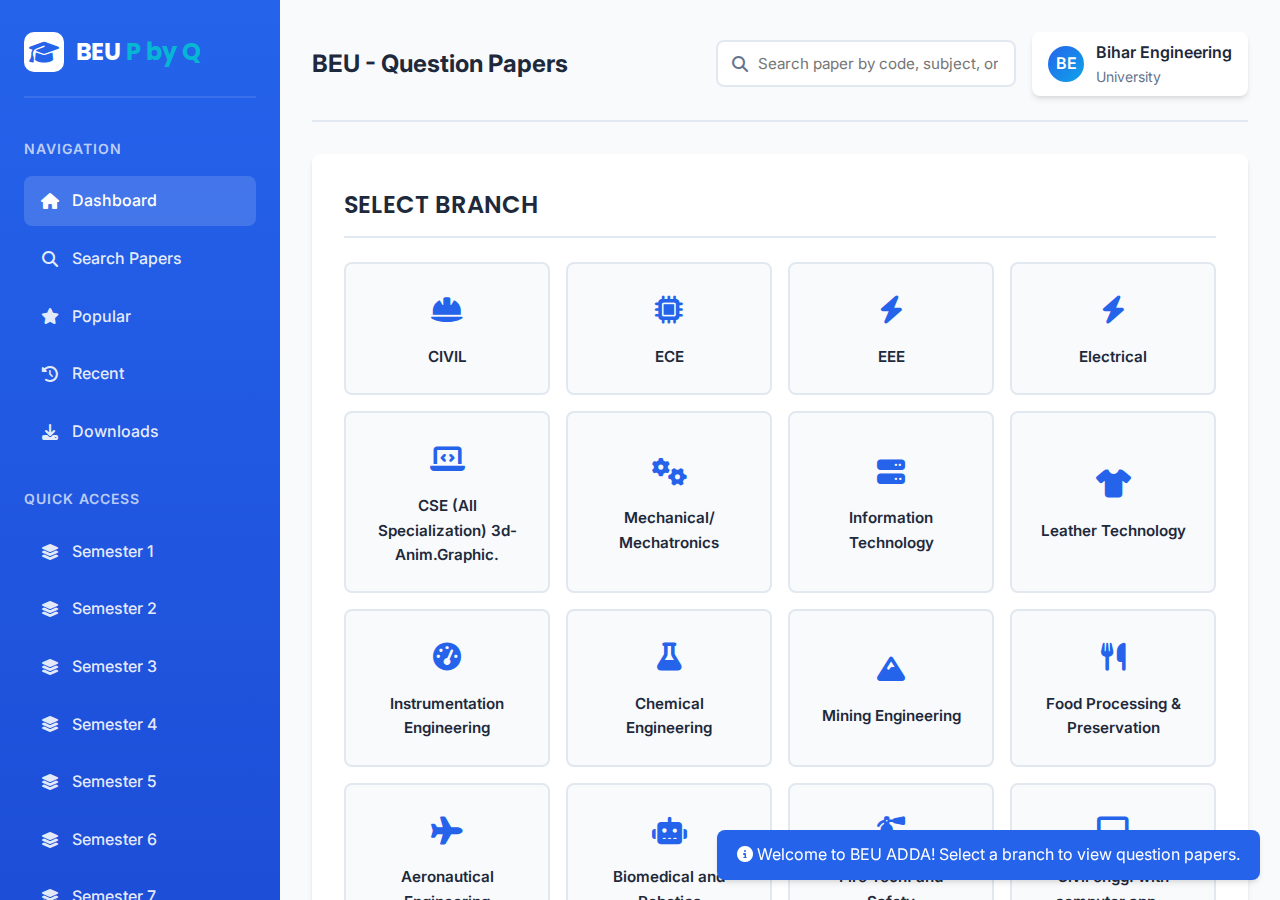
<file: frontend/index4.html>
<!DOCTYPE html>
<html lang="en">
<head>
    <meta charset="UTF-8">
    <meta name="viewport" content="width=device-width, initial-scale=1.0">
    <title>BEU ADDA | Bihar Engineering University Question Papers</title>
    <link rel="preconnect" href="https://fonts.googleapis.com">
    <link rel="preconnect" href="https://fonts.gstatic.com" crossorigin>
    <link href="https://fonts.googleapis.com/css2?family=Poppins:wght@300;400;500;600;700&family=Inter:wght@300;400;500;600&display=swap" rel="stylesheet">
    <link rel="stylesheet" href="https://cdnjs.cloudflare.com/ajax/libs/font-awesome/6.4.0/css/all.min.css">
    <style>
        :root {
            --primary: #2563eb;
            --primary-dark: #1d4ed8;
            --secondary: #0ea5e9;
            --accent: #06b6d4;
            --dark: #1e293b;
            --light: #f8fafc;
            --gray: #64748b;
            --light-gray: #e2e8f0;
            --white: #ffffff;
            --success: #10b981;
            --border-radius: 8px;
            --shadow: 0 4px 6px -1px rgba(0, 0, 0, 0.1), 0 2px 4px -1px rgba(0, 0, 0, 0.06);
        }

        * {
            margin: 0;
            padding: 0;
            box-sizing: border-box;
        }

        body {
            font-family: 'Inter', sans-serif;
            background-color: var(--light);
            color: var(--dark);
            line-height: 1.6;
        }

        .container {
            display: grid;
            grid-template-columns: 280px 1fr;
            min-height: 100vh;
        }

        /* Sidebar Styles */
        .sidebar {
            background: linear-gradient(180deg, var(--primary), var(--primary-dark));
            color: var(--white);
            padding: 2rem 1.5rem;
            position: sticky;
            top: 0;
            height: 100vh;
            overflow-y: auto;
        }

        .logo {
            display: flex;
            align-items: center;
            gap: 12px;
            margin-bottom: 2.5rem;
            padding-bottom: 1.5rem;
            border-bottom: 2px solid rgba(255, 255, 255, 0.1);
        }

        .logo-icon {
            width: 40px;
            height: 40px;
            background: var(--white);
            border-radius: 10px;
            display: flex;
            align-items: center;
            justify-content: center;
            color: var(--primary);
            font-size: 1.5rem;
        }

        .logo-text {
            font-family: 'Poppins', sans-serif;
            font-weight: 700;
            font-size: 1.5rem;
        }

        .logo-text span {
            color: var(--accent);
        }

        .nav-section {
            margin-bottom: 2rem;
        }

        .nav-section h3 {
            font-size: 0.875rem;
            text-transform: uppercase;
            letter-spacing: 1px;
            color: rgba(255, 255, 255, 0.7);
            margin-bottom: 1rem;
            font-weight: 600;
        }

        .nav-section ul {
            list-style: none;
        }

        .nav-section li {
            margin-bottom: 0.5rem;
        }

        .nav-section a {
            display: flex;
            align-items: center;
            gap: 12px;
            padding: 0.75rem 1rem;
            color: rgba(255, 255, 255, 0.9);
            text-decoration: none;
            border-radius: var(--border-radius);
            transition: all 0.2s ease;
            font-weight: 500;
        }

        .nav-section a:hover,
        .nav-section a.active {
            background: rgba(255, 255, 255, 0.15);
            color: var(--white);
        }

        .nav-section a i {
            width: 20px;
            text-align: center;
        }

        /* Main Content Styles */
        .main-content {
            padding: 2rem;
            overflow-y: auto;
            max-height: 100vh;
        }

        .header {
            display: flex;
            justify-content: space-between;
            align-items: center;
            margin-bottom: 2rem;
            padding-bottom: 1.5rem;
            border-bottom: 2px solid var(--light-gray);
        }

        .header h1 {
            font-family: 'Poppins', sans-serif;
            font-size: 2rem;
            color: var(--dark);
            font-weight: 700;
        }

        .header-controls {
            display: flex;
            gap: 1rem;
            align-items: center;
        }

        .search-box {
            position: relative;
        }

        .search-box input {
            padding: 0.75rem 1rem 0.75rem 2.5rem;
            border: 2px solid var(--light-gray);
            border-radius: var(--border-radius);
            font-family: 'Inter', sans-serif;
            font-size: 0.95rem;
            width: 300px;
            transition: all 0.2s ease;
        }

        .search-box input:focus {
            outline: none;
            border-color: var(--primary);
            box-shadow: 0 0 0 3px rgba(37, 99, 235, 0.1);
        }

        .search-box i {
            position: absolute;
            left: 1rem;
            top: 50%;
            transform: translateY(-50%);
            color: var(--gray);
        }

        .user-profile {
            display: flex;
            align-items: center;
            gap: 0.75rem;
            background: var(--white);
            padding: 0.5rem 1rem;
            border-radius: var(--border-radius);
            box-shadow: var(--shadow);
        }

        .user-avatar {
            width: 36px;
            height: 36px;
            background: linear-gradient(135deg, var(--primary), var(--secondary));
            border-radius: 50%;
            display: flex;
            align-items: center;
            justify-content: center;
            color: var(--white);
            font-weight: 600;
        }

        /* Content Sections */
        .content-section {
            background: var(--white);
            border-radius: var(--border-radius);
            box-shadow: var(--shadow);
            padding: 2rem;
            margin-bottom: 2rem;
        }

        .section-title {
            font-family: 'Poppins', sans-serif;
            font-size: 1.5rem;
            color: var(--dark);
            margin-bottom: 1.5rem;
            padding-bottom: 0.75rem;
            border-bottom: 2px solid var(--light-gray);
            font-weight: 600;
        }

        /* Branch Grid */
        .branch-grid {
            display: grid;
            grid-template-columns: repeat(auto-fill, minmax(200px, 1fr));
            gap: 1rem;
            margin-top: 1.5rem;
        }

        .branch-card {
            background: var(--light);
            border: 2px solid var(--light-gray);
            border-radius: var(--border-radius);
            padding: 1.5rem;
            text-align: center;
            cursor: pointer;
            transition: all 0.2s ease;
            min-height: 120px;
            display: flex;
            flex-direction: column;
            align-items: center;
            justify-content: center;
        }

        .branch-card:hover,
        .branch-card.active {
            border-color: var(--primary);
            background: linear-gradient(135deg, #eff6ff, #dbeafe);
            transform: translateY(-2px);
            box-shadow: var(--shadow);
        }

        .branch-icon {
            font-size: 1.75rem;
            color: var(--primary);
            margin-bottom: 0.75rem;
        }

        .branch-name {
            font-weight: 600;
            color: var(--dark);
            font-size: 0.95rem;
        }

        /* Semester Section - Hidden by default */
        .semester-section {
            display: none;
            animation: fadeIn 0.3s ease;
        }

        .semester-section.show {
            display: block;
        }

        .section-subtitle {
            font-family: 'Poppins', sans-serif;
            font-size: 1.25rem;
            color: var(--primary);
            margin-bottom: 1.5rem;
            font-weight: 500;
        }

        .semester-grid {
            display: grid;
            grid-template-columns: repeat(auto-fill, minmax(120px, 1fr));
            gap: 1rem;
            margin-top: 1.5rem;
        }

        .semester-card {
            background: var(--light);
            border: 2px solid var(--light-gray);
            border-radius: var(--border-radius);
            padding: 1.5rem 1rem;
            text-align: center;
            cursor: pointer;
            transition: all 0.2s ease;
        }

        .semester-card:hover,
        .semester-card.active {
            border-color: var(--primary);
            background: linear-gradient(135deg, #eff6ff, #dbeafe);
            transform: translateY(-2px);
            box-shadow: var(--shadow);
        }

        .semester-number {
            font-size: 1.5rem;
            font-weight: 700;
            color: var(--primary);
            margin-bottom: 0.5rem;
        }

        .semester-text {
            font-size: 0.875rem;
            color: var(--gray);
            font-weight: 500;
        }

        /* Papers Section - Hidden by default */
        .papers-section {
            display: none;
            animation: fadeIn 0.3s ease;
        }

        .papers-section.show {
            display: block;
        }

        .papers-list {
            display: flex;
            flex-direction: column;
            gap: 0.75rem;
            margin-top: 1.5rem;
        }

        .paper-item {
            background: var(--light);
            border: 2px solid var(--light-gray);
            border-radius: var(--border-radius);
            padding: 1.25rem;
            display: flex;
            justify-content: space-between;
            align-items: center;
            transition: all 0.2s ease;
        }

        .paper-item:hover {
            border-color: var(--primary);
            background: var(--white);
            transform: translateX(4px);
            box-shadow: var(--shadow);
        }

        .paper-info {
            flex: 1;
        }

        .paper-code {
            font-family: 'Poppins', sans-serif;
            font-weight: 600;
            color: var(--dark);
            margin-bottom: 0.25rem;
            font-size: 1.1rem;
        }

        .paper-details {
            display: flex;
            gap: 1.5rem;
            color: var(--gray);
            font-size: 0.875rem;
        }

        .paper-details span {
            display: flex;
            align-items: center;
            gap: 0.25rem;
        }

        .paper-actions {
            display: flex;
            gap: 0.75rem;
        }

        .btn {
            padding: 0.5rem 1rem;
            border: none;
            border-radius: var(--border-radius);
            font-family: 'Inter', sans-serif;
            font-weight: 500;
            cursor: pointer;
            transition: all 0.2s ease;
            display: inline-flex;
            align-items: center;
            gap: 0.5rem;
            font-size: 0.875rem;
        }

        .btn-primary {
            background: linear-gradient(135deg, var(--primary), var(--primary-dark));
            color: var(--white);
        }

        .btn-primary:hover {
            transform: translateY(-1px);
            box-shadow: var(--shadow);
        }

        .btn-outline {
            background: transparent;
            color: var(--primary);
            border: 2px solid var(--primary);
        }

        .btn-outline:hover {
            background: var(--primary);
            color: var(--white);
        }

        /* Footer */
        .footer {
            margin-top: 3rem;
            padding-top: 2rem;
            border-top: 2px solid var(--light-gray);
            text-align: center;
            color: var(--gray);
            font-size: 0.875rem;
        }

        /* Pagrim Brand */
        .pagrim-brand {
            text-align: center;
            margin-top: 2rem;
            padding-top: 1rem;
            border-top: 1px solid rgba(255, 255, 255, 0.1);
            color: rgba(255, 255, 255, 0.7);
            font-size: 0.875rem;
        }

        /* Animations */
        @keyframes fadeIn {
            from {
                opacity: 0;
                transform: translateY(10px);
            }
            to {
                opacity: 1;
                transform: translateY(0);
            }
        }

        /* Responsive Design */
        @media (max-width: 1200px) {
            .branch-grid {
                grid-template-columns: repeat(auto-fill, minmax(180px, 1fr));
            }
        }

        @media (max-width: 1024px) {
            .container {
                grid-template-columns: 1fr;
            }
            
            .sidebar {
                display: none;
            }
            
            .header-controls {
                flex-direction: column;
                align-items: flex-start;
            }
            
            .search-box input {
                width: 100%;
            }
        }

        @media (max-width: 768px) {
            .main-content {
                padding: 1rem;
            }
            
            .header {
                flex-direction: column;
                gap: 1rem;
                align-items: flex-start;
            }
            
            .branch-grid {
                grid-template-columns: repeat(2, 1fr);
            }
            
            .semester-grid {
                grid-template-columns: repeat(4, 1fr);
            }
            
            .paper-item {
                flex-direction: column;
                align-items: flex-start;
                gap: 1rem;
            }
            
            .paper-actions {
                width: 100%;
            }
            
            .paper-actions .btn {
                flex: 1;
                justify-content: center;
            }
        }

        @media (max-width: 480px) {
            .branch-grid {
                grid-template-columns: 1fr;
            }
            
            .semester-grid {
                grid-template-columns: repeat(2, 1fr);
            }
            
            .content-section {
                padding: 1.5rem;
            }
        }
    </style>
</head>
<body>
    <div class="container">
        <!-- Sidebar -->
        <div class="sidebar">
            <div class="logo">
                <div class="logo-icon">
                    <i class="fas fa-graduation-cap"></i>
                </div>
                <div class="logo-text">BEU<span> P by Q</span></div>
            </div>

            <div class="nav-section">
                <h3>Navigation</h3>
                <ul>
                    <li><a href="#" class="active" id="navDashboard"><i class="fas fa-home"></i> Dashboard</a></li>
                    <li><a href="#" id="navSearch"><i class="fas fa-search"></i> Search Papers</a></li>
                    <li><a href="#" id="navPopular"><i class="fas fa-star"></i> Popular</a></li>
                    <li><a href="#" id="navRecent"><i class="fas fa-history"></i> Recent</a></li>
                    <li><a href="#" id="navDownloads"><i class="fas fa-download"></i> Downloads</a></li>
                </ul>
            </div>

            <div class="nav-section">
                <h3>Quick Access</h3>
                <ul id="quickAccess">
                    <!-- Will be populated by JavaScript -->
                </ul>
            </div>

            <div class="nav-section">
                <h3>Statistics</h3>
                <ul>
                    <li><a href="#"><i class="fas fa-file-pdf"></i> Total Papers: 2,500+</a></li>
                    <li><a href="#"><i class="fas fa-download"></i> Downloads: 75K+</a></li>
                    <li><a href="#"><i class="fas fa-users"></i> Active Users: 25K+</a></li>
                </ul>
            </div>

            <div class="pagrim-brand">
                <p>Pagrim</p>
            </div>
        </div>

        <!-- Main Content -->
        <div class="main-content">
            <!-- Header -->
            <div class="header">
                <h2>BEU - Question Papers</h2>
                <div class="header-controls">
                    <div class="search-box">
                        <i class="fas fa-search"></i>
                        <input type="text" id="searchInput" placeholder="Search paper by code, subject, or year...">
                    </div>
                    <div class="user-profile">
                        <div class="user-avatar">BE</div>
                        <div>
                            <div style="font-weight: 600;">Bihar Engineering</div>
                            <div style="font-size: 0.875rem; color: var(--gray);">University</div>
                        </div>
                    </div>
                </div>
            </div>

            <!-- BRANCH Selection Section -->
            <div class="content-section">
                <h2 class="section-title">SELECT BRANCH</h2>
                
                <div class="branch-grid" id="branchGrid">
                    <!-- Branches will be populated by JavaScript -->
                </div>
            </div>

            <!-- Semester Selection Section - Hidden by default -->
            <div class="content-section semester-section" id="semesterSection">
                <h2 class="section-title" id="selectedBranchTitle">B.TECH <span id="branchName">CIVIL</span></h2>
                <h3 class="section-subtitle">SELECT SEMESTER</h3>
                
                <div class="semester-grid" id="semesterGrid">
                    <!-- Semesters will be populated by JavaScript -->
                </div>
            </div>

            <!-- Papers Section - Hidden by default -->
            <div class="content-section papers-section" id="papersSection">
                <h2 class="section-title" id="papersSectionTitle">Papers for <span id="selectedBranch">CIVIL</span> - Semester <span id="selectedSemester">4</span></h2>
                
                <div class="papers-list" id="papersList">
                    <!-- Papers will be loaded here -->
                </div>
            </div>

            <!-- Footer -->
            <div class="footer">
                <p>© 2023 BEU ADDA | Bihar Engineering University Question Paper Repository</p>
                <p style="margin-top: 0.5rem; color: var(--gray); font-size: 0.75rem;">
                    For educational purposes only | All papers are property of Bihar Engineering University
                </p>
                <p style="margin-top: 0.5rem; color: var(--gray); font-size: 0.75rem;">
                    Powered by <strong>Pagrim</strong>
                </p>
            </div>
        </div>
    </div>

    <script>
        // All branches from your image
        const allBranches = [
            { name: "CIVIL", icon: "fas fa-hard-hat" },
            { name: "ECE", icon: "fas fa-microchip" },
            { name: "EEE", icon: "fas fa-bolt" },
            { name: "Electrical", icon: "fas fa-bolt" },
            { name: "CSE (All Specialization) 3d-Anim.Graphic.", icon: "fas fa-laptop-code" },
            { name: "Mechanical/ Mechatronics", icon: "fas fa-cogs" },
            { name: "Information Technology", icon: "fas fa-server" },
            { name: "Leather Technology", icon: "fas fa-tshirt" },
            { name: "Instrumentation Engineering", icon: "fas fa-tachometer-alt" },
            { name: "Chemical Engineering", icon: "fas fa-flask" },
            { name: "Mining Engineering", icon: "fas fa-mountain" },
            { name: "Food Processing & Preservation", icon: "fas fa-utensils" },
            { name: "Aeronautical Engineering", icon: "fas fa-plane" },
            { name: "Biomedical and Robotics", icon: "fas fa-robot" },
            { name: "Fire Tech. and Safety", icon: "fas fa-fire-extinguisher" },
            { name: "Civil engg. with computer app...", icon: "fas fa-desktop" }
        ];

        // Sample data for papers (simplified for demonstration)
        const papersData = {
            "CIVIL": {
                "1": [
                    { code: "BTECH-CIVIL-1-SEM-ENGINEERING-MATHEMATICS-1-201101-2023", subject: "Mathematics", year: "2023", pages: 45, size: "2.4 MB" },
                    { code: "BTECH-CIVIL-1-SEM-ENGINEERING-PHYSICS-201102-2023", subject: "Physics", year: "2023", pages: 32, size: "1.8 MB" }
                ],
                "4": [
                    { code: "BTECH-CIVIL-4-SEM-STRUCTURAL-ANALYSIS-201401-2023", subject: "Structural Analysis", year: "2023", pages: 48, size: "2.6 MB" },
                    { code: "BTECH-CIVIL-4-SEM-FLUID-MECHANICS-201402-2023", subject: "Fluid Mechanics", year: "2023", pages: 52, size: "2.8 MB" }
                ],
                "7": [
                    { code: "BTECH-CIVIL-7-SEM-ENVIRONMENTAL-ENGINEERING-201701-2023", subject: "Environmental Engg", year: "2023", pages: 55, size: "3.0 MB" }
                ]
            },
            "CSE (All Specialization) 3d-Anim.Graphic.": {
                "3": [
                    { code: "BTECH-CSE-3-SEM-DATA-STRUCTURES-101301-2023", subject: "Data Structures", year: "2023", pages: 38, size: "2.1 MB" },
                    { code: "BTECH-CSE-3-SEM-DBMS-101302-2023", subject: "DBMS", year: "2023", pages: 42, size: "2.3 MB" }
                ],
                "4": [
                    { code: "BTECH-CSE-4-SEM-ALGORITHMS-101401-2023", subject: "Algorithms", year: "2023", pages: 45, size: "2.4 MB" }
                ]
            },
            "Mechanical/ Mechatronics": {
                "2": [
                    { code: "BTECH-MECH-2-SEM-ENGINEERING-MECHANICS-301201-2023", subject: "Engineering Mechanics", year: "2023", pages: 40, size: "2.2 MB" }
                ],
                "5": [
                    { code: "BTECH-MECH-5-SEM-THERMAL-ENGINEERING-301501-2023", subject: "Thermal Engineering", year: "2023", pages: 50, size: "2.7 MB" }
                ]
            },
            "Information Technology": {
                "4": [
                    { code: "BTECH-IT-4-SEM-WEB-TECHNOLOGY-102401-2023", subject: "Web Technology", year: "2023", pages: 40, size: "2.2 MB" }
                ]
            },
            "Electrical": {
                "3": [
                    { code: "BTECH-EEE-3-SEM-ELECTRICAL-MACHINES-401301-2023", subject: "Electrical Machines", year: "2023", pages: 45, size: "2.4 MB" }
                ]
            },
            "ECE": {
                "4": [
                    { code: "BTECH-ECE-4-SEM-DIGITAL-ELECTRONICS-501401-2023", subject: "Digital Electronics", year: "2023", pages: 42, size: "2.3 MB" }
                ]
            }
        };

        // Current state
        let currentBranch = null;
        let currentSemester = null;

        // DOM Elements
        const branchGrid = document.getElementById('branchGrid');
        const semesterSection = document.getElementById('semesterSection');
        const papersSection = document.getElementById('papersSection');
        const semesterGrid = document.getElementById('semesterGrid');
        const papersList = document.getElementById('papersList');
        const selectedBranchTitle = document.getElementById('selectedBranchTitle');
        const branchNameSpan = document.getElementById('branchName');
        const papersSectionTitle = document.getElementById('papersSectionTitle');
        const selectedBranchSpan = document.getElementById('selectedBranch');
        const selectedSemesterSpan = document.getElementById('selectedSemester');
        const quickAccessList = document.getElementById('quickAccess');
        const searchInput = document.getElementById('searchInput');
        const navDashboard = document.getElementById('navDashboard');

        // Initialize
        document.addEventListener('DOMContentLoaded', function() {
            // Generate branch cards
            generateBranchCards();
            
            // Generate quick access links in sidebar
            generateQuickAccess();
            
            // Set up event listeners
            setupEventListeners();
            
            // Show notification
            showNotification("Welcome to BEU ADDA! Select a branch to view question papers.");
        });

        // Generate branch cards
        function generateBranchCards() {
            allBranches.forEach(branch => {
                const branchCard = document.createElement('div');
                branchCard.className = 'branch-card';
                branchCard.setAttribute('data-branch', branch.name);
                
                branchCard.innerHTML = `
                    <div class="branch-icon">
                        <i class="${branch.icon}"></i>
                    </div>
                    <div class="branch-name">${branch.name}</div>
                `;
                
                branchCard.addEventListener('click', function() {
                    selectBranch(branch.name);
                });
                
                branchGrid.appendChild(branchCard);
            });
        }

        // Generate quick access links in sidebar
        function generateQuickAccess() {
            for (let i = 1; i <= 8; i++) {
                const li = document.createElement('li');
                li.innerHTML = `<a href="#" data-semester="${i}"><i class="fas fa-layer-group"></i> Semester ${i}</a>`;
                quickAccessList.appendChild(li);
            }
            
            // Add event listeners to quick access links
            quickAccessList.querySelectorAll('a').forEach(link => {
                link.addEventListener('click', function(e) {
                    e.preventDefault();
                    const semester = this.getAttribute('data-semester');
                    
                    // If no branch selected, show error
                    if (!currentBranch) {
                        showNotification("Please select a branch first");
                        return;
                    }
                    
                    // Select the semester
                    selectSemester(semester);
                    
                    // Scroll to papers section
                    papersSection.scrollIntoView({ behavior: 'smooth' });
                });
            });
        }

        // Set up event listeners
        function setupEventListeners() {
            // Dashboard navigation
            navDashboard.addEventListener('click', function(e) {
                e.preventDefault();
                resetToDashboard();
            });

            // Search functionality
            searchInput.addEventListener('input', function() {
                const searchTerm = this.value.toLowerCase();
                const paperItems = document.querySelectorAll('.paper-item');
                
                paperItems.forEach(item => {
                    const paperCode = item.querySelector('.paper-code').textContent.toLowerCase();
                    if (paperCode.includes(searchTerm) || searchTerm === '') {
                        item.style.display = 'flex';
                    } else {
                        item.style.display = 'none';
                    }
                });
            });

            // Other navigation links
            document.querySelectorAll('#navSearch, #navPopular, #navRecent, #navDownloads').forEach(link => {
                link.addEventListener('click', function(e) {
                    e.preventDefault();
                    const section = this.id.replace('nav', '');
                    showNotification(`${section} section - Coming soon!`);
                });
            });
        }

        // Select branch function
        function selectBranch(branch) {
            // Remove active class from all branch cards
            document.querySelectorAll('.branch-card').forEach(card => {
                card.classList.remove('active');
            });
            
            // Add active class to selected branch
            const selectedCard = document.querySelector(`.branch-card[data-branch="${branch}"]`);
            if (selectedCard) {
                selectedCard.classList.add('active');
            }
            
            // Update current branch
            currentBranch = branch;
            currentSemester = null; // Reset semester
            
            // Update UI
            branchNameSpan.textContent = branch;
            selectedBranchTitle.innerHTML = `B.TECH <span id="branchName">${branch}</span>`;
            
            // Generate semesters for this branch
            generateSemesters(branch);
            
            // Show semester section
            semesterSection.classList.add('show');
            
            // Hide papers section
            papersSection.classList.remove('show');
            
            // Scroll to semester section
            semesterSection.scrollIntoView({ behavior: 'smooth' });
            
            // Show notification
            showNotification(`Selected ${branch}. Now select a semester.`);
        }

        // Generate semesters for selected branch
        function generateSemesters(branch) {
            semesterGrid.innerHTML = '';
            
            // Check if branch has papers
            const hasPapers = papersData.hasOwnProperty(branch);
            
            for (let i = 1; i <= 8; i++) {
                const semesterCard = document.createElement('div');
                semesterCard.className = 'semester-card';
                semesterCard.setAttribute('data-semester', i);
                
                // Check if this semester has papers
                const hasSemesterPapers = hasPapers && papersData[branch].hasOwnProperty(i.toString());
                const isDisabled = !hasSemesterPapers;
                
                if (isDisabled) {
                    semesterCard.style.opacity = '0.6';
                    semesterCard.style.cursor = 'not-allowed';
                    semesterCard.style.filter = 'grayscale(0.5)';
                }
                
                semesterCard.innerHTML = `
                    <div class="semester-number">${i}</div>
                    <div class="semester-text">SEMESTER</div>
                    ${!hasSemesterPapers ? '<div style="font-size: 0.7rem; color: var(--gray); margin-top: 0.25rem;">No papers</div>' : ''}
                `;
                
                // Add click event only if semester has papers
                if (hasSemesterPapers) {
                    semesterCard.addEventListener('click', function() {
                        const semester = this.getAttribute('data-semester');
                        selectSemester(semester);
                    });
                } else {
                    semesterCard.addEventListener('click', function() {
                        showNotification(`No papers available for ${branch} Semester ${i}`);
                    });
                }
                
                semesterGrid.appendChild(semesterCard);
            }
        }

        // Select semester function
        function selectSemester(semester) {
            // Remove active class from all semester cards
            document.querySelectorAll('.semester-card').forEach(card => {
                card.classList.remove('active');
            });
            
            // Add active class to selected semester
            const selectedCard = document.querySelector(`.semester-card[data-semester="${semester}"]`);
            if (selectedCard) {
                selectedCard.classList.add('active');
            }
            
            // Update current semester
            currentSemester = semester;
            
            // Load papers for this branch and semester
            loadPapers(currentBranch, semester);
            
            // Update UI
            selectedBranchSpan.textContent = currentBranch;
            selectedSemesterSpan.textContent = semester;
            papersSectionTitle.innerHTML = `Papers for <span id="selectedBranch">${currentBranch}</span> - Semester <span id="selectedSemester">${semester}</span>`;
            
            // Show papers section
            papersSection.classList.add('show');
            
            // Scroll to papers section
            papersSection.scrollIntoView({ behavior: 'smooth' });
            
            // Show notification
            showNotification(`Loaded papers for ${currentBranch} Semester ${semester}`);
        }

        // Load papers function
        function loadPapers(branch, semester) {
            papersList.innerHTML = '';
            
            // Check if papers exist for this branch and semester
            if (!papersData[branch] || !papersData[branch][semester]) {
                papersList.innerHTML = `
                    <div class="empty-state" style="text-align: center; padding: 3rem; color: var(--gray);">
                        <i class="fas fa-file-search" style="font-size: 3rem; margin-bottom: 1rem;"></i>
                        <h3>No Papers Available</h3>
                        <p>No question papers found for ${branch} Semester ${semester}</p>
                        <p style="font-size: 0.875rem; margin-top: 0.5rem;">Check other semesters or branches</p>
                    </div>
                `;
                return;
            }
            
            // Get papers for this branch and semester
            const papers = papersData[branch][semester];
            
            // Display each paper
            papers.forEach(paper => {
                const paperItem = document.createElement('div');
                paperItem.className = 'paper-item';
                
                paperItem.innerHTML = `
                    <div class="paper-info">
                        <div class="paper-code">${paper.code}</div>
                        <div class="paper-details">
                            <span><i class="fas fa-book"></i> ${paper.subject}</span>
                            <span><i class="fas fa-calendar"></i> ${paper.year}</span>
                            <span><i class="fas fa-file-pdf"></i> PDF</span>
                            <span><i class="fas fa-file"></i> ${paper.pages} pages</span>
                            <span><i class="fas fa-hdd"></i> ${paper.size}</span>
                        </div>
                    </div>
                    <div class="paper-actions">
                        <button class="btn btn-primary view-btn">
                            <i class="fas fa-eye"></i> View
                        </button>
                        <button class="btn btn-outline download-btn">
                            <i class="fas fa-download"></i> Download
                        </button>
                    </div>
                `;
                
                // Add event listeners to buttons
                const viewBtn = paperItem.querySelector('.view-btn');
                const downloadBtn = paperItem.querySelector('.download-btn');
                
                viewBtn.addEventListener('click', function(e) {
                    e.stopPropagation();
                    showNotification(`Opening PDF: ${paper.code}`);
                    // In real implementation, this would open the PDF viewer
                });
                
                downloadBtn.addEventListener('click', function(e) {
                    e.stopPropagation();
                    showNotification(`Downloading: ${paper.code}`);
                    // In real implementation, this would trigger download
                });
                
                // Add click event to entire paper item
                paperItem.addEventListener('click', function(e) {
                    if (!e.target.closest('.paper-actions')) {
                        showNotification(`Selected: ${paper.code}`);
                    }
                });
                
                papersList.appendChild(paperItem);
            });
        }

        // Reset to dashboard
        function resetToDashboard() {
            // Reset selections
            currentBranch = null;
            currentSemester = null;
            
            // Remove active classes
            document.querySelectorAll('.branch-card').forEach(card => {
                card.classList.remove('active');
            });
            
            document.querySelectorAll('.semester-card').forEach(card => {
                card.classList.remove('active');
            });
            
            // Hide sections
            semesterSection.classList.remove('show');
            papersSection.classList.remove('show');
            
            // Clear search
            searchInput.value = '';
            
            // Show notification
            showNotification("Back to dashboard. Select a branch to begin.");
            
            // Scroll to top
            window.scrollTo({ top: 0, behavior: 'smooth' });
        }

        // Notification function
        function showNotification(message) {
            // Create notification element
            const notification = document.createElement('div');
            notification.style.position = 'fixed';
            notification.style.bottom = '20px';
            notification.style.right = '20px';
            notification.style.backgroundColor = 'var(--primary)';
            notification.style.color = 'white';
            notification.style.padding = '12px 20px';
            notification.style.borderRadius = 'var(--border-radius)';
            notification.style.boxShadow = 'var(--shadow)';
            notification.style.zIndex = '1000';
            notification.style.transform = 'translateY(100px)';
            notification.style.opacity = '0';
            notification.style.transition = 'all 0.3s ease';
            notification.innerHTML = `<i class="fas fa-info-circle"></i> ${message}`;
            
            document.body.appendChild(notification);
            
            // Animate in
            setTimeout(() => {
                notification.style.transform = 'translateY(0)';
                notification.style.opacity = '1';
            }, 10);
            
            // Remove after 3 seconds
            setTimeout(() => {
                notification.style.transform = 'translateY(100px)';
                notification.style.opacity = '0';
                setTimeout(() => {
                    document.body.removeChild(notification);
                }, 300);
            }, 3000);
        }
    </script>
</body>
</html>
</file>
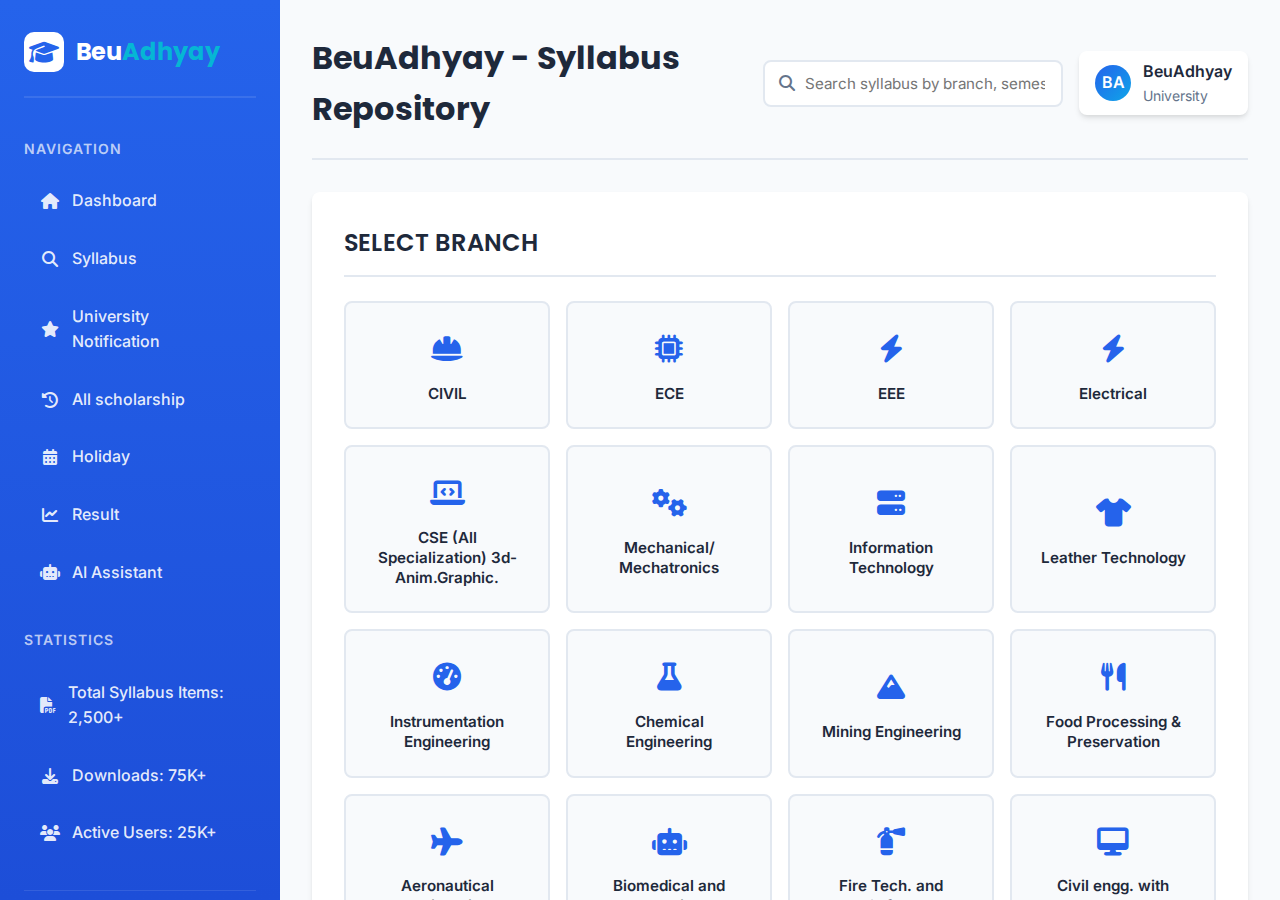
<file: Syllabus/Syllabus.html>
<!DOCTYPE html>
<html lang="en">
<head>
    <meta charset="UTF-8">
    <meta name="viewport" content="width=device-width, initial-scale=1.0">
    <title>BeuAdhyay - Syllabus</title>
    <link rel="preconnect" href="https://fonts.googleapis.com">
    <link rel="preconnect" href="https://fonts.gstatic.com" crossorigin>
    <link href="https://fonts.googleapis.com/css2?family=Poppins:wght@300;400;500;600;700&family=Inter:wght@300;400;500;600&display=swap" rel="stylesheet">
    <link rel="stylesheet" href="https://cdnjs.cloudflare.com/ajax/libs/font-awesome/6.4.0/css/all.min.css">
    <style>
        /* ----- Your exact color palette and CSS (unchanged) ----- */
        :root {
            --primary: #2563eb;
            --primary-dark: #1d4ed8;
            --secondary: #0ea5e9;
            --accent: #06b6d4;
            --dark: #1e293b;
            --light: #f8fafc;
            --gray: #64748b;
            --light-gray: #e2e8f0;
            --white: #ffffff;
            --success: #10b981;
            --border-radius: 8px;
            --shadow: 0 4px 6px -1px rgba(0, 0, 0, 0.1), 0 2px 4px -1px rgba(0, 0, 0, 0.06);
        }

        * {
            margin: 0;
            padding: 0;
            box-sizing: border-box;
        }

        body {
            font-family: 'Inter', sans-serif;
            background-color: var(--light);
            color: var(--dark);
            line-height: 1.6;
            min-height: 100vh;
        }

        .container {
            display: grid;
            grid-template-columns: 280px 1fr;
            min-height: 100vh;
        }

        /* Sidebar Styles */
        .sidebar {
            background: linear-gradient(180deg, var(--primary), var(--primary-dark));
            color: var(--white);
            padding: 2rem 1.5rem;
            position: sticky;
            top: 0;
            height: 100vh;
            overflow-y: auto;
            transition: transform 0.3s ease;
        }

        .logo {
            display: flex;
            align-items: center;
            gap: 12px;
            margin-bottom: 2.5rem;
            padding-bottom: 1.5rem;
            border-bottom: 2px solid rgba(255, 255, 255, 0.1);
        }

        .logo-icon {
            width: 40px;
            height: 40px;
            background: var(--white);
            border-radius: 10px;
            display: flex;
            align-items: center;
            justify-content: center;
            color: var(--primary);
            font-size: 1.5rem;
        }

        .logo-text {
            font-family: 'Poppins', sans-serif;
            font-weight: 700;
            font-size: 1.5rem;
        }

        .logo-text span {
            color: var(--accent);
        }

        .nav-section {
            margin-bottom: 2rem;
        }

        .nav-section h3 {
            font-size: 0.875rem;
            text-transform: uppercase;
            letter-spacing: 1px;
            color: rgba(255, 255, 255, 0.7);
            margin-bottom: 1rem;
            font-weight: 600;
        }

        .nav-section ul {
            list-style: none;
        }

        .nav-section li {
            margin-bottom: 0.5rem;
        }

        .nav-section a {
            display: flex;
            align-items: center;
            gap: 12px;
            padding: 0.75rem 1rem;
            color: rgba(255, 255, 255, 0.9);
            text-decoration: none;
            border-radius: var(--border-radius);
            transition: all 0.2s ease;
            font-weight: 500;
        }

        .nav-section a:hover,
        .nav-section a.active {
            background: rgba(255, 255, 255, 0.15);
            color: var(--white);
        }

        .nav-section a i {
            width: 20px;
            text-align: center;
        }

        /* Mobile Menu Toggle */
        .mobile-toggle {
            display: none;
            position: fixed;
            top: 1rem;
            left: 1rem;
            z-index: 1000;
            background: var(--primary);
            color: white;
            border: none;
            width: 50px;
            height: 50px;
            border-radius: 50%;
            font-size: 1.5rem;
            cursor: pointer;
            box-shadow: var(--shadow);
        }

        /* Main Content Styles */
        .main-content {
            padding: 2rem;
            overflow-y: auto;
            max-height: 100vh;
        }

        .header {
            display: flex;
            justify-content: space-between;
            align-items: center;
            margin-bottom: 2rem;
            padding-bottom: 1.5rem;
            border-bottom: 2px solid var(--light-gray);
        }

        .header h1 {
            font-family: 'Poppins', sans-serif;
            font-size: 2rem;
            color: var(--dark);
            font-weight: 700;
        }

        .header-controls {
            display: flex;
            gap: 1rem;
            align-items: center;
        }

        .search-box {
            position: relative;
        }

        .search-box input {
            padding: 0.75rem 1rem 0.75rem 2.5rem;
            border: 2px solid var(--light-gray);
            border-radius: var(--border-radius);
            font-family: 'Inter', sans-serif;
            font-size: 0.95rem;
            width: 300px;
            transition: all 0.2s ease;
        }

        .search-box input:focus {
            outline: none;
            border-color: var(--primary);
            box-shadow: 0 0 0 3px rgba(37, 99, 235, 0.1);
        }

        .search-box i {
            position: absolute;
            left: 1rem;
            top: 50%;
            transform: translateY(-50%);
            color: var(--gray);
        }

        .user-profile {
            display: flex;
            align-items: center;
            gap: 0.75rem;
            background: var(--white);
            padding: 0.5rem 1rem;
            border-radius: var(--border-radius);
            box-shadow: var(--shadow);
        }

        .user-avatar {
            width: 36px;
            height: 36px;
            background: linear-gradient(135deg, var(--primary), var(--secondary));
            border-radius: 50%;
            display: flex;
            align-items: center;
            justify-content: center;
            color: var(--white);
            font-weight: 600;
        }

        /* Content Sections */
        .content-section {
            background: var(--white);
            border-radius: var(--border-radius);
            box-shadow: var(--shadow);
            padding: 2rem;
            margin-bottom: 2rem;
        }

        .section-title {
            font-family: 'Poppins', sans-serif;
            font-size: 1.5rem;
            color: var(--dark);
            margin-bottom: 1.5rem;
            padding-bottom: 0.75rem;
            border-bottom: 2px solid var(--light-gray);
            font-weight: 600;
        }

        /* Branch Grid */
        .branch-grid {
            display: grid;
            grid-template-columns: repeat(auto-fill, minmax(200px, 1fr));
            gap: 1rem;
            margin-top: 1.5rem;
        }

        .branch-card {
            background: var(--light);
            border: 2px solid var(--light-gray);
            border-radius: var(--border-radius);
            padding: 1.5rem;
            text-align: center;
            cursor: pointer;
            transition: all 0.2s ease;
            min-height: 120px;
            display: flex;
            flex-direction: column;
            align-items: center;
            justify-content: center;
        }

        .branch-card:hover,
        .branch-card.active {
            border-color: var(--primary);
            background: linear-gradient(135deg, #eff6ff, #dbeafe);
            transform: translateY(-2px);
            box-shadow: var(--shadow);
        }

        .branch-icon {
            font-size: 1.75rem;
            color: var(--primary);
            margin-bottom: 0.75rem;
        }

        .branch-name {
            font-weight: 600;
            color: var(--dark);
            font-size: 0.95rem;
            line-height: 1.3;
        }

        /* Semester Section - Hidden by default */
        .semester-section {
            display: none;
            animation: fadeIn 0.3s ease;
        }

        .semester-section.show {
            display: block;
        }

        .section-subtitle {
            font-family: 'Poppins', sans-serif;
            font-size: 1.25rem;
            color: var(--primary);
            margin-bottom: 1.5rem;
            font-weight: 500;
        }

        .semester-grid {
            display: grid;
            grid-template-columns: repeat(auto-fill, minmax(120px, 1fr));
            gap: 1rem;
            margin-top: 1.5rem;
        }

        .semester-card {
            background: var(--light);
            border: 2px solid var(--light-gray);
            border-radius: var(--border-radius);
            padding: 1.5rem 1rem;
            text-align: center;
            cursor: pointer;
            transition: all 0.2s ease;
        }

        .semester-card:hover,
        .semester-card.active {
            border-color: var(--primary);
            background: linear-gradient(135deg, #eff6ff, #dbeafe);
            transform: translateY(-2px);
            box-shadow: var(--shadow);
        }

        .semester-number {
            font-size: 1.5rem;
            font-weight: 700;
            color: var(--primary);
            margin-bottom: 0.5rem;
        }

        .semester-text {
            font-size: 0.875rem;
            color: var(--gray);
            font-weight: 500;
        }

        /* Syllabus Section - Hidden by default */
        .syllabus-section {
            display: none;
            animation: fadeIn 0.3s ease;
        }

        .syllabus-section.show {
            display: block;
        }

        .syllabus-list {
            display: flex;
            flex-direction: column;
            gap: 0.75rem;
            margin-top: 1.5rem;
        }

        .paper-item {
            background: var(--light);
            border: 2px solid var(--light-gray);
            border-radius: var(--border-radius);
            padding: 1.25rem;
            display: flex;
            justify-content: space-between;
            align-items: center;
            transition: all 0.2s ease;
        }

        .paper-item:hover {
            border-color: var(--primary);
            background: var(--white);
            transform: translateX(4px);
            box-shadow: var(--shadow);
        }

        .paper-info {
            flex: 1;
        }

        .paper-code {
            font-family: 'Poppins', sans-serif;
            font-weight: 600;
            color: var(--dark);
            margin-bottom: 0.25rem;
            font-size: 1.1rem;
            word-break: break-word;
        }

        .paper-details {
            display: flex;
            flex-wrap: wrap;
            gap: 1rem;
            color: var(--gray);
            font-size: 0.875rem;
        }

        .paper-details span {
            display: flex;
            align-items: center;
            gap: 0.25rem;
        }

        .paper-actions {
            display: flex;
            gap: 0.75rem;
        }

        .btn {
            padding: 0.5rem 1rem;
            border: none;
            border-radius: var(--border-radius);
            font-family: 'Inter', sans-serif;
            font-weight: 500;
            cursor: pointer;
            transition: all 0.2s ease;
            display: inline-flex;
            align-items: center;
            gap: 0.5rem;
            font-size: 0.875rem;
        }

        .btn-primary {
            background: linear-gradient(135deg, var(--primary), var(--primary-dark));
            color: var(--white);
        }

        .btn-primary:hover {
            transform: translateY(-1px);
            box-shadow: var(--shadow);
        }

        .btn-outline {
            background: transparent;
            color: var(--primary);
            border: 2px solid var(--primary);
        }

        .btn-outline:hover {
            background: var(--primary);
            color: var(--white);
        }

        /* Footer */
        .footer {
            margin-top: 3rem;
            padding-top: 2rem;
            border-top: 2px solid var(--light-gray);
            text-align: center;
            color: var(--gray);
            font-size: 0.875rem;
        }

        /* BeuAdhyay Brand */
        .beuadhyay-brand {
            text-align: center;
            margin-top: 2rem;
            padding-top: 1rem;
            border-top: 1px solid rgba(255, 255, 255, 0.1);
            color: rgba(255, 255, 255, 0.7);
            font-size: 0.875rem;
        }

        /* Animations */
        @keyframes fadeIn {
            from { opacity: 0; transform: translateY(10px); }
            to { opacity: 1; transform: translateY(0); }
        }

        /* ========== MEDIA QUERIES (exactly as provided) ========== */
        @media (min-width: 1440px) {
            .container { grid-template-columns: 300px 1fr; max-width: 1600px; margin: 0 auto; }
            .branch-grid { grid-template-columns: repeat(auto-fill, minmax(220px, 1fr)); gap: 1.25rem; }
            .semester-grid { grid-template-columns: repeat(auto-fill, minmax(140px, 1fr)); gap: 1.25rem; }
            .main-content { padding: 2.5rem; }
            .content-section { padding: 2.5rem; }
            .search-box input { width: 350px; }
        }

        @media (max-width: 1023px) {
            .container { grid-template-columns: 1fr; position: relative; }
            .sidebar { position: fixed; left: -280px; top: 0; z-index: 999; width: 280px; transition: left 0.3s ease; }
            .sidebar.active { left: 0; }
            .mobile-toggle { display: flex; align-items: center; justify-content: center; }
            .header { flex-direction: column; align-items: flex-start; gap: 1rem; margin-top: 3rem; }
            .header-controls { width: 100%; flex-direction: column; gap: 1rem; }
            .search-box { width: 100%; }
            .search-box input { width: 100%; }
            .user-profile { align-self: flex-start; }
            .branch-grid { grid-template-columns: repeat(auto-fill, minmax(180px, 1fr)); }
            .semester-grid { grid-template-columns: repeat(4, 1fr); }
            .main-content { padding: 1.5rem; max-height: none; }
            .content-section { padding: 1.5rem; }
        }

        @media (max-width: 767px) {
            .header h1 { font-size: 1.75rem; }
            .section-title { font-size: 1.35rem; }
            .section-subtitle { font-size: 1.15rem; }
            .branch-grid { grid-template-columns: repeat(2, 1fr); gap: 0.875rem; }
            .semester-grid { grid-template-columns: repeat(3, 1fr); }
            .branch-card { padding: 1.25rem 1rem; min-height: 110px; }
            .branch-icon { font-size: 1.5rem; }
            .branch-name { font-size: 0.9rem; }
            .semester-card { padding: 1.25rem 0.75rem; }
            .semester-number { font-size: 1.35rem; }
            .paper-item { flex-direction: column; align-items: flex-start; gap: 1rem; }
            .paper-actions { width: 100%; }
            .paper-actions .btn { flex: 1; justify-content: center; }
            .paper-details { gap: 0.75rem; }
            .paper-details span { font-size: 0.8rem; }
        }

        @media (max-width: 599px) {
            .header h1 { font-size: 1.5rem; }
            .section-title { font-size: 1.25rem; }
            .section-subtitle { font-size: 1.1rem; }
            .branch-grid { grid-template-columns: 1fr; gap: 0.75rem; }
            .semester-grid { grid-template-columns: repeat(2, 1fr); }
            .branch-card { padding: 1rem; min-height: 100px; }
            .branch-icon { font-size: 1.35rem; margin-bottom: 0.5rem; }
            .branch-name { font-size: 0.85rem; }
            .semester-card { padding: 1rem 0.5rem; }
            .semester-number { font-size: 1.25rem; }
            .semester-text { font-size: 0.8rem; }
            .paper-code { font-size: 0.95rem; }
            .paper-details { gap: 0.5rem; }
            .paper-details span { font-size: 0.75rem; }
            .main-content { padding: 1rem; }
            .content-section { padding: 1.25rem; margin-bottom: 1.5rem; }
            .footer { margin-top: 2rem; padding-top: 1.5rem; font-size: 0.8rem; }
        }

        @media (max-width: 479px) {
            .header h1 { font-size: 1.35rem; }
            .mobile-toggle { width: 45px; height: 45px; font-size: 1.25rem; }
            .section-title { font-size: 1.15rem; margin-bottom: 1rem; }
            .section-subtitle { font-size: 1rem; margin-bottom: 1rem; }
            .semester-grid { grid-template-columns: 1fr; gap: 0.5rem; }
            .semester-card { padding: 0.875rem 0.5rem; }
            .semester-number { font-size: 1.15rem; }
            .branch-card { min-height: 90px; padding: 0.875rem 0.75rem; }
            .branch-name { font-size: 0.8rem; line-height: 1.2; }
            .paper-item { padding: 1rem; }
            .paper-code { font-size: 0.9rem; }
            .paper-details { flex-direction: column; gap: 0.25rem; }
            .btn { padding: 0.4rem 0.75rem; font-size: 0.8rem; }
            .search-box input { padding: 0.625rem 0.875rem 0.625rem 2.25rem; font-size: 0.9rem; }
            .search-box i { left: 0.875rem; }
            .user-profile { padding: 0.4rem 0.75rem; }
            .user-avatar { width: 32px; height: 32px; }
        }

        @media (max-width: 319px) {
            .header h1 { font-size: 1.2rem; }
            .section-title { font-size: 1rem; }
            .section-subtitle { font-size: 0.9rem; }
            .branch-grid { gap: 0.5rem; }
            .branch-card { padding: 0.75rem 0.5rem; min-height: 85px; }
            .branch-icon { font-size: 1.25rem; margin-bottom: 0.375rem; }
            .branch-name { font-size: 0.75rem; }
            .semester-card { padding: 0.75rem 0.375rem; }
            .semester-number { font-size: 1.1rem; }
            .semester-text { font-size: 0.75rem; }
            .paper-code { font-size: 0.85rem; }
            .paper-actions { flex-direction: column; gap: 0.5rem; }
            .paper-actions .btn { width: 100%; }
            .main-content { padding: 0.75rem; }
            .content-section { padding: 1rem; }
        }

        @media print {
            .sidebar, .header-controls, .mobile-toggle, .paper-actions, .footer { display: none !important; }
            .container { grid-template-columns: 1fr; }
            .main-content { padding: 0; max-height: none; }
            .content-section { box-shadow: none; border: 1px solid #ddd; page-break-inside: avoid; }
            .paper-item { border: 1px solid #ddd; page-break-inside: avoid; }
            body { background: white; color: black; font-size: 12pt; }
        }

        @media (prefers-color-scheme: dark) {
            :root {
                --dark: #f8fafc;
                --light: #1e293b;
                --gray: #94a3b8;
                --light-gray: #334155;
                --white: #0f172a;
            }
            .branch-card, .semester-card, .paper-item { background: #1e293b; border-color: #334155; }
            .branch-card:hover, .semester-card:hover, .paper-item:hover { background: #334155; }
            .search-box input { background: #1e293b; color: var(--dark); border-color: #475569; }
            .user-profile { background: #1e293b; }
        }

        @media (prefers-contrast: high) {
            :root {
                --primary: #0000ff;
                --primary-dark: #0000cc;
                --secondary: #008080;
                --accent: #00bfff;
                --dark: #000000;
                --light: #ffffff;
                --gray: #666666;
                --light-gray: #cccccc;
            }
            .branch-card, .semester-card, .paper-item { border: 2px solid var(--dark); }
            .btn { border: 2px solid var(--dark); }
        }

        @media (prefers-reduced-motion: reduce) {
            *, *::before, *::after {
                animation-duration: 0.01ms !important;
                animation-iteration-count: 1 !important;
                transition-duration: 0.01ms !important;
            }
            .branch-card:hover, .semester-card:hover, .paper-item:hover, .btn:hover { transform: none !important; }
        }

        @media (orientation: landscape) and (max-height: 500px) {
            .container { min-height: auto; }
            .sidebar { height: auto; position: static; }
            .main-content { max-height: none; }
            .header { margin-bottom: 1rem; padding-bottom: 1rem; }
            .content-section { margin-bottom: 1rem; padding: 1rem; }
            .branch-grid { grid-template-columns: repeat(auto-fill, minmax(150px, 1fr)); }
            .branch-card { min-height: 80px; padding: 1rem 0.5rem; }
            .branch-icon { font-size: 1.25rem; margin-bottom: 0.25rem; }
            .branch-name { font-size: 0.8rem; }
        }

        @media (hover: none) and (pointer: coarse) {
            .branch-card, .semester-card, .paper-item { min-height: 44px; }
            .btn { min-height: 44px; min-width: 44px; }
            .nav-section a { padding: 1rem; }
            .branch-card:active, .semester-card:active, .paper-item:active { transform: scale(0.98); }
        }
    </style>
</head>
<body>
    <!-- Mobile Menu Toggle -->
    <button class="mobile-toggle" id="mobileToggle">
        <i class="fas fa-bars"></i>
    </button>

    <div class="container">
        <!-- Sidebar (same as before) -->
        <div class="sidebar" id="sidebar">
            <div class="logo">
                <div class="logo-icon">
                    <i class="fas fa-graduation-cap"></i>
                </div>
                <div class="logo-text">Beu<span>Adhyay</span></div>
            </div>

            <div class="nav-section">
                <h3>Navigation</h3>
                <ul>
                    <li><a href="/index.html" id="navDashboard"><i class="fas fa-home"></i> Dashboard</a></li>
                    <li><a href="../Syllabus/Syllabus.html" id="navSyllabus"><i class="fas fa-search"></i> Syllabus</a></li>
                    <li><a href="https://beu-bih.ac.in/notification" target="_blank" id="navUniversity"><i class="fas fa-star"></i> University Notification</a></li>
                    <li><a href="../Scholarships/index.html" target="_blank" id="navScholarship"><i class="fas fa-history"></i> All scholarship</a></li>
                    <li><a href="../Holidays/index.html" id="navHoliday"><i class="fas fa-calendar-alt"></i> Holiday</a></li>
                    <li><a href="https://beu-bih.ac.in/result-one" target="_blank" id="navResult"><i class="fas fa-chart-line"></i> Result</a></li>
                    <li><a href="../Assistant/index.html" id="navAssistant"><i class="fas fa-robot"></i> AI Assistant</a></li>
                </ul>
            </div>

            <div class="nav-section">
                <h3>Statistics</h3>
                <ul>
                    <li><a href="#"><i class="fas fa-file-pdf"></i> Total Syllabus Items: 2,500+</a></li>
                    <li><a href="#"><i class="fas fa-download"></i> Downloads: 75K+</a></li>
                    <li><a href="#"><i class="fas fa-users"></i> Active Users: 25K+</a></li>
                </ul>
            </div>

            <div class="beuadhyay-brand">
                <p>BeuAdhyay</p>
            </div>
        </div>

        <!-- Main Content -->
        <div class="main-content">
            <div class="header">
                <h1>BeuAdhyay - Syllabus Repository</h1>
                <div class="header-controls">
                    <div class="search-box">
                        <i class="fas fa-search"></i>
                        <input type="text" id="searchInput" placeholder="Search syllabus by branch, semester, or subject...">
                    </div>
                    <div class="user-profile">
                        <div class="user-avatar">BA</div>
                        <div>
                            <div style="font-weight: 600;">BeuAdhyay</div>
                            <div style="font-size: 0.875rem; color: var(--gray);">University</div>
                        </div>
                    </div>
                </div>
            </div>

            <!-- BRANCH Selection Section -->
            <div class="content-section">
                <h2 class="section-title">SELECT BRANCH</h2>
                <div class="branch-grid" id="branchGrid"></div>
            </div>

            <!-- Semester Selection Section (hidden initially) -->
            <div class="content-section semester-section" id="semesterSection">
                <h2 class="section-title" id="selectedBranchTitle">B.TECH <span id="branchName">CIVIL</span></h2>
                <h3 class="section-subtitle">SELECT SEMESTER</h3>
                <div class="semester-grid" id="semesterGrid"></div>
            </div>

            <!-- Syllabus Section -->
            <div class="content-section syllabus-section" id="syllabusSection">
                <h2 class="section-title" id="syllabusSectionTitle">Syllabus for <span id="selectedBranch">CIVIL</span> - Semester <span id="selectedSemester">4</span></h2>
                <div class="syllabus-list" id="syllabusList"></div>
            </div>

            <!-- Footer -->
            <div class="footer">
                <p>© 2023 BeuAdhyay | Bihar Engineering University Syllabus Repository</p>
                <p style="margin-top: 0.5rem; color: var(--gray); font-size: 0.75rem;">For educational purposes only</p>
                <p style="margin-top: 0.5rem; color: var(--gray); font-size: 0.75rem;">Powered by <strong>BeuAdhyay</strong></p>
            </div>
        </div>
    </div>

    <script>
        // ==================== FIXED JAVASCRIPT ====================
        // All branch data (unchanged)
        const allBranches = [
            { name: "CIVIL", icon: "fas fa-hard-hat" },
            { name: "ECE", icon: "fas fa-microchip" },
            { name: "EEE", icon: "fas fa-bolt" },
            { name: "Electrical", icon: "fas fa-bolt" },
            { name: "CSE (All Specialization) 3d-Anim.Graphic.", icon: "fas fa-laptop-code" },
            { name: "Mechanical/ Mechatronics", icon: "fas fa-cogs" },
            { name: "Information Technology", icon: "fas fa-server" },
            { name: "Leather Technology", icon: "fas fa-tshirt" },
            { name: "Instrumentation Engineering", icon: "fas fa-tachometer-alt" },
            { name: "Chemical Engineering", icon: "fas fa-flask" },
            { name: "Mining Engineering", icon: "fas fa-mountain" },
            { name: "Food Processing & Preservation", icon: "fas fa-utensils" },
            { name: "Aeronautical Engineering", icon: "fas fa-plane" },
            { name: "Biomedical and Robotics", icon: "fas fa-robot" },
            { name: "Fire Tech. and Safety", icon: "fas fa-fire-extinguisher" },
            { name: "Civil engg. with computer app...", icon: "fas fa-desktop" }
        ];

        // Syllabus data – each item now has a pdfUrl (using a dummy PDF; replace with real links later)
        const syllabusData = {
            "CIVIL": {
                "1": [ { code: "BTECH-CIVIL-1", topics: "Mathematics I", pages: 45, size: "2.4 MB", pdfUrl: "https://beubiharsyllabus.blogspot.com/" } ],
                "2": [ { code: "BTECH-CIVIL-2", topics: "Mathematics II", pages: 45, size: "2.4 MB", pdfUrl: "https://beubiharsyllabus.blogspot.com/" } ],
                "3": [ { code: "BTECH-CIVIL-3", topics: "Mechanics", pages: 45, size: "2.4 MB", pdfUrl: "https://beubiharsyllabus.blogspot.com/" } ],
                "4": [ { code: "BTECH-CIVIL-4", topics: "Structural Analysis", pages: 45, size: "2.4 MB", pdfUrl: "https://beubiharsyllabus.blogspot.com/" } ],
                "5": [ { code: "BTECH-CIVIL-5", topics: "Concrete Design", pages: 45, size: "2.4 MB", pdfUrl: "https://beubiharsyllabus.blogspot.com/" } ],
                "6": [ { code: "BTECH-CIVIL-6", topics: "Geotechnical", pages: 45, size: "2.4 MB", pdfUrl: "https://beubiharsyllabus.blogspot.com/" } ],
                "7": [ { code: "BTECH-CIVIL-7", topics: "Environmental", pages: 45, size: "2.4 MB", pdfUrl: "https://beubiharsyllabus.blogspot.com/" } ],
                "8": [ { code: "BTECH-CIVIL-8", topics: "Project", pages: 45, size: "2.4 MB", pdfUrl: "https://beubiharsyllabus.blogspot.com/" } ]
            },
            "ECE": {
                "1": [ { code: "BTECH-ECE-1", topics: "Electronics I", pages: 45, size: "2.4 MB", pdfUrl: "https://beubiharsyllabus.blogspot.com/" } ],
                "2": [ { code: "BTECH-ECE-2", topics: "Digital", pages: 45, size: "2.4 MB", pdfUrl: "https://beubiharsyllabus.blogspot.com/" } ],
                "3": [ { code: "BTECH-ECE-3", topics: "Analog", pages: 45, size: "2.4 MB", pdfUrl: "https://beubiharsyllabus.blogspot.com/" } ],
                "4": [ { code: "BTECH-ECE-4", topics: "Communication", pages: 45, size: "2.4 MB", pdfUrl: "https://beubiharsyllabus.blogspot.com/" } ],
                "5": [ { code: "BTECH-ECE-5", topics: "Microprocessor", pages: 45, size: "2.4 MB", pdfUrl: "https://beubiharsyllabus.blogspot.com/" } ],
                "6": [ { code: "BTECH-ECE-6", topics: "VLSI", pages: 45, size: "2.4 MB", pdfUrl: "https://beubiharsyllabus.blogspot.com/" } ],
                "7": [ { code: "BTECH-ECE-7", topics: "Wireless", pages: 45, size: "2.4 MB", pdfUrl: "https://beubiharsyllabus.blogspot.com/" } ],
                "8": [ { code: "BTECH-ECE-8", topics: "Project", pages: 45, size: "2.4 MB", pdfUrl: "https://beubiharsyllabus.blogspot.com/" } ]
            },
            "EEE": {
                "1": [ { code: "BTECH-EEE-1", topics: "Basic Electrical", pages: 45, size: "2.4 MB", pdfUrl: "https://beubiharsyllabus.blogspot.com/" } ],
                "2": [ { code: "BTECH-EEE-2", topics: "Machines", pages: 45, size: "2.4 MB", pdfUrl: "https://beubiharsyllabus.blogspot.com/" } ],
                "3": [ { code: "BTECH-EEE-3", topics: "Power Systems", pages: 45, size: "2.4 MB", pdfUrl: "https://beubiharsyllabus.blogspot.com/" } ],
                "4": [ { code: "BTECH-EEE-4", topics: "Control", pages: 45, size: "2.4 MB", pdfUrl: "https://beubiharsyllabus.blogspot.com/" } ],
                "5": [ { code: "BTECH-EEE-5", topics: "Instrumentation", pages: 45, size: "2.4 MB", pdfUrl: "https://beubiharsyllabus.blogspot.com/" } ],
                "6": [ { code: "BTECH-EEE-6", topics: "Power Electronics", pages: 45, size: "2.4 MB", pdfUrl: "https://beubiharsyllabus.blogspot.com/" } ],
                "7": [ { code: "BTECH-EEE-7", topics: "Protection", pages: 45, size: "2.4 MB", pdfUrl: "https://beubiharsyllabus.blogspot.com/" } ],
                "8": [ { code: "BTECH-EEE-8", topics: "Project", pages: 45, size: "2.4 MB", pdfUrl: "https://beubiharsyllabus.blogspot.com/" } ]
            },
            "CSE (All Specialization) 3d-Anim.Graphic.": {
                "1": [ { code: "BTECH-CSE-1", topics: "Programming", pages: 45, size: "2.4 MB", pdfUrl: "https://beubiharsyllabus.blogspot.com/" } ],
                "2": [ { code: "BTECH-CSE-2", topics: "Data Structures", pages: 45, size: "2.4 MB", pdfUrl: "https://beubiharsyllabus.blogspot.com/" } ],
                "3": [ { code: "BTECH-CSE-3", topics: "Algorithms", pages: 45, size: "2.4 MB", pdfUrl: "https://beubiharsyllabus.blogspot.com/" } ],
                "4": [ { code: "BTECH-CSE-4", topics: "DBMS", pages: 45, size: "2.4 MB", pdfUrl: "https://beubiharsyllabus.blogspot.com/" } ],
                "5": [ { code: "BTECH-CSE-5", topics: "OS", pages: 45, size: "2.4 MB", pdfUrl: "https://beubiharsyllabus.blogspot.com/" } ],
                "6": [ { code: "BTECH-CSE-6", topics: "Networks", pages: 45, size: "2.4 MB", pdfUrl: "https://beubiharsyllabus.blogspot.com/" } ],
                "7": [ { code: "BTECH-CSE-7", topics: "AI", pages: 45, size: "2.4 MB", pdfUrl: "https://beubiharsyllabus.blogspot.com/" } ],
                "8": [ { code: "BTECH-CSE-8", topics: "Project", pages: 45, size: "2.4 MB", pdfUrl: "https://beubiharsyllabus.blogspot.com/" } ]
            },
            "Mechanical/ Mechatronics": {
                "1": [ { code: "BTECH-MECH-1", topics: "Engineering Mechanics", pages: 40, size: "2.2 MB", pdfUrl: "https://beubiharsyllabus.blogspot.com/" } ],
                "2": [ { code: "BTECH-MECH-2", topics: "Thermodynamics", pages: 40, size: "2.2 MB", pdfUrl: "https://beubiharsyllabus.blogspot.com/" } ],
                "3": [ { code: "BTECH-MECH-3", topics: "Fluid Mechanics", pages: 40, size: "2.2 MB", pdfUrl: "https://beubiharsyllabus.blogspot.com/" } ],
                "4": [ { code: "BTECH-MECH-4", topics: "Strength of Materials", pages: 40, size: "2.2 MB", pdfUrl: "https://beubiharsyllabus.blogspot.com/" } ],
                "5": [ { code: "BTECH-MECH-5", topics: "Thermal Engineering", pages: 50, size: "2.7 MB", pdfUrl: "https://beubiharsyllabus.blogspot.com/" } ],
                "6": [ { code: "BTECH-MECH-6", topics: "Machine Design", pages: 50, size: "2.7 MB", pdfUrl: "https://beubiharsyllabus.blogspot.com/" } ],
                "7": [ { code: "BTECH-MECH-7", topics: "Mechatronics", pages: 50, size: "2.7 MB", pdfUrl: "https://beubiharsyllabus.blogspot.com/" } ],
                "8": [ { code: "BTECH-MECH-8", topics: "Project", pages: 50, size: "2.7 MB", pdfUrl: "https://beubiharsyllabus.blogspot.com/" } ]
            }
        };

        // State variables
        let currentBranch = null;
        let currentSemester = null;

        // DOM Elements
        const mobileToggle = document.getElementById('mobileToggle');
        const sidebar = document.getElementById('sidebar');
        const branchGrid = document.getElementById('branchGrid');
        const semesterSection = document.getElementById('semesterSection');
        const syllabusSection = document.getElementById('syllabusSection');
        const semesterGrid = document.getElementById('semesterGrid');
        const syllabusList = document.getElementById('syllabusList');
        const branchNameSpan = document.getElementById('branchName');
        const syllabusSectionTitle = document.getElementById('syllabusSectionTitle');
        const selectedBranchSpan = document.getElementById('selectedBranch');
        const selectedSemesterSpan = document.getElementById('selectedSemester');
        const quickAccessList = document.getElementById('quickAccess');
        const searchInput = document.getElementById('searchInput');
        const navDashboard = document.getElementById('navDashboard');

        // ------------------ Functions ------------------
        function generateBranchCards() {
            allBranches.forEach(branch => {
                const card = document.createElement('div');
                card.className = 'branch-card';
                card.setAttribute('data-branch', branch.name);
                card.innerHTML = `
                    <div class="branch-icon"><i class="${branch.icon}"></i></div>
                    <div class="branch-name">${branch.name}</div>
                `;
                card.addEventListener('click', () => selectBranch(branch.name));
                branchGrid.appendChild(card);
            });
        }

        function generateQuickAccess() {
            for (let i = 1; i <= 8; i++) {
                const li = document.createElement('li');
                li.innerHTML = `<a href="#" data-semester="${i}"><i class="fas fa-layer-group"></i> Semester ${i}</a>`;
                quickAccessList.appendChild(li);
            }
            quickAccessList.querySelectorAll('a').forEach(link => {
                link.addEventListener('click', function(e) {
                    e.preventDefault();
                    const sem = this.getAttribute('data-semester');
                    if (!currentBranch) {
                        showNotification("Please select a branch first");
                        return;
                    }
                    selectSemester(sem);
                    syllabusSection.scrollIntoView({ behavior: 'smooth' });
                });
            });
        }

        function selectBranch(branch) {
            if (window.innerWidth <= 1023) sidebar.classList.remove('active');
            document.querySelectorAll('.branch-card').forEach(c => c.classList.remove('active'));
            const selected = document.querySelector(`.branch-card[data-branch="${branch}"]`);
            if (selected) selected.classList.add('active');
            currentBranch = branch;
            currentSemester = null;
            branchNameSpan.textContent = branch;
            generateSemesters(branch);
            semesterSection.classList.add('show');
            syllabusSection.classList.remove('show');
            semesterSection.scrollIntoView({ behavior: 'smooth' });
            showNotification(`Selected ${branch}. Now select a semester.`);
        }

        function generateSemesters(branch) {
            semesterGrid.innerHTML = '';
            const hasSyllabus = syllabusData.hasOwnProperty(branch);
            for (let i = 1; i <= 8; i++) {
                const card = document.createElement('div');
                card.className = 'semester-card';
                card.setAttribute('data-semester', i);
                const hasSem = hasSyllabus && syllabusData[branch].hasOwnProperty(i.toString());
                if (!hasSem) {
                    card.style.opacity = '0.6';
                    card.style.cursor = 'not-allowed';
                }
                card.innerHTML = `
                    <div class="semester-number">${i}</div>
                    <div class="semester-text">SEMESTER</div>
                    ${!hasSem ? '<div style="font-size:0.7rem; color:var(--gray);">No syllabus</div>' : ''}
                `;
                if (hasSem) {
                    card.addEventListener('click', () => selectSemester(i));
                } else {
                    card.addEventListener('click', () => showNotification(`No syllabus available for ${branch} Semester ${i}`));
                }
                semesterGrid.appendChild(card);
            }
        }

        function selectSemester(semester) {
            if (window.innerWidth <= 1023) sidebar.classList.remove('active');
            document.querySelectorAll('.semester-card').forEach(c => c.classList.remove('active'));
            const selected = document.querySelector(`.semester-card[data-semester="${semester}"]`);
            if (selected) selected.classList.add('active');
            currentSemester = semester;
            loadSyllabus(currentBranch, semester);
            selectedBranchSpan.textContent = currentBranch;
            selectedSemesterSpan.textContent = semester;
            syllabusSectionTitle.innerHTML = `Syllabus for <span id="selectedBranch">${currentBranch}</span> - Semester <span id="selectedSemester">${semester}</span>`;
            syllabusSection.classList.add('show');
            syllabusSection.scrollIntoView({ behavior: 'smooth' });
            showNotification(`Loaded syllabus for ${currentBranch} Semester ${semester}`);
        }

        // This function now creates working View/Download buttons
        function loadSyllabus(branch, semester) {
            syllabusList.innerHTML = '';
            if (!syllabusData[branch] || !syllabusData[branch][semester]) {
                syllabusList.innerHTML = `
                    <div style="text-align:center; padding:3rem; color:var(--gray);">
                        <i class="fas fa-book-open" style="font-size:3rem;"></i>
                        <h3>No Syllabus Available</h3>
                        <p>No syllabus found for ${branch} Semester ${semester}</p>
                    </div>
                `;
                return;
            }
            const items = syllabusData[branch][semester];
            items.forEach(item => {
                const div = document.createElement('div');
                div.className = 'paper-item';
                div.innerHTML = `
                    <div class="paper-info">
                        <div class="paper-code">${item.code}</div>
                        <div class="paper-details">
                            <span><i class="fas fa-book"></i> ${item.topics}</span>
                            <span><i class="fas fa-file"></i> ${item.pages} pages</span>
                            <span><i class="fas fa-hdd"></i> ${item.size}</span>
                        </div>
                    </div>
                    <div class="paper-actions">
                        <button class="btn btn-primary view-btn" data-pdf="${item.pdfUrl}"><i class="fas fa-eye"></i> View</button>
                        <button class="btn btn-outline download-btn" data-pdf="${item.pdfUrl}"><i class="fas fa-download"></i> Download</button>
                    </div>
                `;

                // View button – open PDF in new tab
                div.querySelector('.view-btn').addEventListener('click', (e) => {
                    e.stopPropagation();
                    const url = e.currentTarget.getAttribute('data-pdf');
                    window.open(url, '_blank');
                });

                // Download button – trigger download via hidden anchor
                div.querySelector('.download-btn').addEventListener('click', (e) => {
                    e.stopPropagation();
                    const url = e.currentTarget.getAttribute('data-pdf');
                    const a = document.createElement('a');
                    a.href = url;
                    a.download = item.code + '.pdf';
                    document.body.appendChild(a);
                    a.click();
                    document.body.removeChild(a);
                });

                syllabusList.appendChild(div);
            });
        }

        function resetToDashboard() {
            if (window.innerWidth <= 1023) sidebar.classList.remove('active');
            currentBranch = null;
            currentSemester = null;
            document.querySelectorAll('.branch-card').forEach(c => c.classList.remove('active'));
            document.querySelectorAll('.semester-card').forEach(c => c.classList.remove('active'));
            semesterSection.classList.remove('show');
            syllabusSection.classList.remove('show');
            searchInput.value = '';
            showNotification("Back to dashboard. Select a branch to view syllabus.");
            window.scrollTo({ top: 0, behavior: 'smooth' });
        }

        function showNotification(message) {
            const notif = document.createElement('div');
            notif.style.position = 'fixed';
            notif.style.bottom = '20px';
            notif.style.right = '20px';
            notif.style.backgroundColor = 'var(--primary)';
            notif.style.color = 'white';
            notif.style.padding = '12px 20px';
            notif.style.borderRadius = 'var(--border-radius)';
            notif.style.boxShadow = 'var(--shadow)';
            notif.style.zIndex = '1000';
            notif.style.transform = 'translateY(100px)';
            notif.style.opacity = '0';
            notif.style.transition = 'all 0.3s ease';
            notif.innerHTML = `<i class="fas fa-info-circle"></i> ${message}`;
            document.body.appendChild(notif);
            setTimeout(() => {
                notif.style.transform = 'translateY(0)';
                notif.style.opacity = '1';
            }, 10);
            setTimeout(() => {
                notif.style.transform = 'translateY(100px)';
                notif.style.opacity = '0';
                setTimeout(() => document.body.removeChild(notif), 300);
            }, 3000);
        }

        // ------------------ Event Listeners ------------------
        document.addEventListener('DOMContentLoaded', function() {
            generateBranchCards();
            generateQuickAccess();

            // Mobile menu toggle
            if (mobileToggle) {
                mobileToggle.addEventListener('click', function(e) {
                    e.stopPropagation();
                    sidebar.classList.toggle('active');
                    const icon = this.querySelector('i');
                    icon.className = sidebar.classList.contains('active') ? 'fas fa-times' : 'fas fa-bars';
                });
            }

            // Close sidebar when clicking outside on mobile
            document.addEventListener('click', function(event) {
                if (window.innerWidth <= 1023) {
                    const inside = sidebar.contains(event.target);
                    const onToggle = mobileToggle.contains(event.target);
                    if (!inside && !onToggle && sidebar.classList.contains('active')) {
                        sidebar.classList.remove('active');
                        const icon = mobileToggle.querySelector('i');
                        if (icon) icon.className = 'fas fa-bars';
                    }
                }
            });

            // Dashboard link
            navDashboard.addEventListener('click', function(e) {
                e.preventDefault();
                resetToDashboard();
            });

            // Other navigation links: let them navigate normally (no preventDefault)
            // Optional: you can add a notification for external links if desired

            showNotification("Welcome to BeuAdhyay! Select a branch to view syllabus.");
        });
    </script>
</body>
</html>
</file>
<file: style.css>
:root {
            --primary: #2563eb;
            --primary-dark: #1d4ed8;
            --secondary: #0ea5e9;
            --accent: #06b6d4;
            --dark: #1e293b;
            --light: #f8fafc;
            --gray: #64748b;
            --light-gray: #e2e8f0;
            --white: #ffffff;
            --success: #10b981;
            --border-radius: 8px;
            --shadow: 0 4px 6px -1px rgba(0, 0, 0, 0.1), 0 2px 4px -1px rgba(0, 0, 0, 0.06);
        }

        * {
            margin: 0;
            padding: 0;
            box-sizing: border-box;
        }

        body {
            font-family: 'Inter', sans-serif;
            background-color: var(--light);
            color: var(--dark);
            line-height: 1.6;
            min-height: 100vh;
        }

        .container {
            display: grid;
            grid-template-columns: 280px 1fr;
            min-height: 100vh;
        }

        /* Sidebar Styles */
        .sidebar {
            background: linear-gradient(180deg, var(--primary), var(--primary-dark));
            color: var(--white);
            padding: 2rem 1.5rem;
            position: sticky;
            top: 0;
            height: 100vh;
            overflow-y: auto;
            transition: transform 0.3s ease;
        }

        .logo {
            display: flex;
            align-items: center;
            gap: 12px;
            margin-bottom: 2.5rem;
            padding-bottom: 1.5rem;
            border-bottom: 2px solid rgba(255, 255, 255, 0.1);
        }

        .logo-icon {
            width: 40px;
            height: 40px;
            background: var(--white);
            border-radius: 10px;
            display: flex;
            align-items: center;
            justify-content: center;
            color: var(--primary);
            font-size: 1.5rem;
        }

        .logo-text {
            font-family: 'Poppins', sans-serif;
            font-weight: 700;
            font-size: 1.5rem;
        }

        .logo-text span {
            color: var(--accent);
        }

        .nav-section {
            margin-bottom: 2rem;
        }

        .nav-section h3 {
            font-size: 0.875rem;
            text-transform: uppercase;
            letter-spacing: 1px;
            color: rgba(255, 255, 255, 0.7);
            margin-bottom: 1rem;
            font-weight: 600;
        }

        .nav-section ul {
            list-style: none;
        }

        .nav-section li {
            margin-bottom: 0.5rem;
        }

        .nav-section a {
            display: flex;
            align-items: center;
            gap: 12px;
            padding: 0.75rem 1rem;
            color: rgba(255, 255, 255, 0.9);
            text-decoration: none;
            border-radius: var(--border-radius);
            transition: all 0.2s ease;
            font-weight: 500;
        }

        .nav-section a:hover,
        .nav-section a.active {
            background: rgba(255, 255, 255, 0.15);
            color: var(--white);
        }

        .nav-section a i {
            width: 20px;
            text-align: center;
        }

        /* Mobile Menu Toggle */
        .mobile-toggle {
            display: none;
            position: fixed;
            top: 1rem;
            left: 1rem;
            z-index: 1000;
            background: var(--primary);
            color: white;
            border: none;
            width: 50px;
            height: 50px;
            border-radius: 50%;
            font-size: 1.5rem;
            cursor: pointer;
            box-shadow: var(--shadow);
        }

        /* Main Content Styles */
        .main-content {
            padding: 2rem;
            overflow-y: auto;
            max-height: 100vh;
        }

        .header {
            display: flex;
            justify-content: space-between;
            align-items: center;
            margin-bottom: 2rem;
            padding-bottom: 1.5rem;
            border-bottom: 2px solid var(--light-gray);
        }

        .header h1 {
            font-family: 'Poppins', sans-serif;
            font-size: 2rem;
            color: var(--dark);
            font-weight: 700;
        }

        .header-controls {
            display: flex;
            gap: 1rem;
            align-items: center;
        }

        .search-box {
            position: relative;
        }

        .search-box input {
            padding: 0.75rem 1rem 0.75rem 2.5rem;
            border: 2px solid var(--light-gray);
            border-radius: var(--border-radius);
            font-family: 'Inter', sans-serif;
            font-size: 0.95rem;
            width: 300px;
            transition: all 0.2s ease;
        }

        .search-box input:focus {
            outline: none;
            border-color: var(--primary);
            box-shadow: 0 0 0 3px rgba(37, 99, 235, 0.1);
        }

        .search-box i {
            position: absolute;
            left: 1rem;
            top: 50%;
            transform: translateY(-50%);
            color: var(--gray);
        }

        .user-profile {
            display: flex;
            align-items: center;
            gap: 0.75rem;
            background: var(--white);
            padding: 0.5rem 1rem;
            border-radius: var(--border-radius);
            box-shadow: var(--shadow);
        }

        .user-avatar {
            width: 36px;
            height: 36px;
            background: linear-gradient(135deg, var(--primary), var(--secondary));
            border-radius: 50%;
            display: flex;
            align-items: center;
            justify-content: center;
            color: var(--white);
            font-weight: 600;
        }

        /* Content Sections */
        .content-section {
            background: var(--white);
            border-radius: var(--border-radius);
            box-shadow: var(--shadow);
            padding: 2rem;
            margin-bottom: 2rem;
        }

        .section-title {
            font-family: 'Poppins', sans-serif;
            font-size: 1.5rem;
            color: var(--dark);
            margin-bottom: 1.5rem;
            padding-bottom: 0.75rem;
            border-bottom: 2px solid var(--light-gray);
            font-weight: 600;
        }

        /* Branch Grid */
        .branch-grid {
            display: grid;
            grid-template-columns: repeat(auto-fill, minmax(200px, 1fr));
            gap: 1rem;
            margin-top: 1.5rem;
        }

        .branch-card {
            background: var(--light);
            border: 2px solid var(--light-gray);
            border-radius: var(--border-radius);
            padding: 1.5rem;
            text-align: center;
            cursor: pointer;
            transition: all 0.2s ease;
            min-height: 120px;
            display: flex;
            flex-direction: column;
            align-items: center;
            justify-content: center;
        }

        .branch-card:hover,
        .branch-card.active {
            border-color: var(--primary);
            background: linear-gradient(135deg, #eff6ff, #dbeafe);
            transform: translateY(-2px);
            box-shadow: var(--shadow);
        }

        .branch-icon {
            font-size: 1.75rem;
            color: var(--primary);
            margin-bottom: 0.75rem;
        }

        .branch-name {
            font-weight: 600;
            color: var(--dark);
            font-size: 0.95rem;
            line-height: 1.3;
        }

        /* Semester Section - Hidden by default */
        .semester-section {
            display: none;
            animation: fadeIn 0.3s ease;
        }

        .semester-section.show {
            display: block;
        }

        .section-subtitle {
            font-family: 'Poppins', sans-serif;
            font-size: 1.25rem;
            color: var(--primary);
            margin-bottom: 1.5rem;
            font-weight: 500;
        }

        .semester-grid {
            display: grid;
            grid-template-columns: repeat(auto-fill, minmax(120px, 1fr));
            gap: 1rem;
            margin-top: 1.5rem;
        }

        .semester-card {
            background: var(--light);
            border: 2px solid var(--light-gray);
            border-radius: var(--border-radius);
            padding: 1.5rem 1rem;
            text-align: center;
            cursor: pointer;
            transition: all 0.2s ease;
        }

        .semester-card:hover,
        .semester-card.active {
            border-color: var(--primary);
            background: linear-gradient(135deg, #eff6ff, #dbeafe);
            transform: translateY(-2px);
            box-shadow: var(--shadow);
        }

        .semester-number {
            font-size: 1.5rem;
            font-weight: 700;
            color: var(--primary);
            margin-bottom: 0.5rem;
        }

        .semester-text {
            font-size: 0.875rem;
            color: var(--gray);
            font-weight: 500;
        }

        /* Papers Section - Hidden by default */
        .papers-section {
            display: none;
            animation: fadeIn 0.3s ease;
        }

        .papers-section.show {
            display: block;
        }

        .papers-list {
            display: flex;
            flex-direction: column;
            gap: 0.75rem;
            margin-top: 1.5rem;
        }

        .paper-item {
            background: var(--light);
            border: 2px solid var(--light-gray);
            border-radius: var(--border-radius);
            padding: 1.25rem;
            display: flex;
            justify-content: space-between;
            align-items: center;
            transition: all 0.2s ease;
        }

        .paper-item:hover {
            border-color: var(--primary);
            background: var(--white);
            transform: translateX(4px);
            box-shadow: var(--shadow);
        }

        .paper-info {
            flex: 1;
        }

        .paper-code {
            font-family: 'Poppins', sans-serif;
            font-weight: 600;
            color: var(--dark);
            margin-bottom: 0.25rem;
            font-size: 1.1rem;
            word-break: break-word;
        }

        .paper-details {
            display: flex;
            flex-wrap: wrap;
            gap: 1rem;
            color: var(--gray);
            font-size: 0.875rem;
        }

        .paper-details span {
            display: flex;
            align-items: center;
            gap: 0.25rem;
        }

        .paper-actions {
            display: flex;
            gap: 0.75rem;
        }

        .btn {
            padding: 0.5rem 1rem;
            border: none;
            border-radius: var(--border-radius);
            font-family: 'Inter', sans-serif;
            font-weight: 500;
            cursor: pointer;
            transition: all 0.2s ease;
            display: inline-flex;
            align-items: center;
            gap: 0.5rem;
            font-size: 0.875rem;
        }

        .btn-primary {
            background: linear-gradient(135deg, var(--primary), var(--primary-dark));
            color: var(--white);
        }

        .btn-primary:hover {
            transform: translateY(-1px);
            box-shadow: var(--shadow);
        }

        .btn-outline {
            background: transparent;
            color: var(--primary);
            border: 2px solid var(--primary);
        }

        .btn-outline:hover {
            background: var(--primary);
            color: var(--white);
        }

        /* Footer */
        .footer {
            margin-top: 3rem;
            padding-top: 2rem;
            border-top: 2px solid var(--light-gray);
            text-align: center;
            color: var(--gray);
            font-size: 0.875rem;
        }

        /* Pagrim Brand */
        .pagrim-brand {
            text-align: center;
            margin-top: 2rem;
            padding-top: 1rem;
            border-top: 1px solid rgba(255, 255, 255, 0.1);
            color: rgba(255, 255, 255, 0.7);
            font-size: 0.875rem;
        }

        /* Animations */
        @keyframes fadeIn {
            from {
                opacity: 0;
                transform: translateY(10px);
            }
            to {
                opacity: 1;
                transform: translateY(0);
            }
        }

        /* ============================================
           COMPREHENSIVE MEDIA QUERIES FOR ALL DEVICES
           ============================================ */

        /* 1. LARGE DESKTOPS (1440px and above) */
        @media (min-width: 1440px) {
            .container {
                grid-template-columns: 300px 1fr;
                max-width: 1600px;
                margin: 0 auto;
            }
            
            .branch-grid {
                grid-template-columns: repeat(auto-fill, minmax(220px, 1fr));
                gap: 1.25rem;
            }
            
            .semester-grid {
                grid-template-columns: repeat(auto-fill, minmax(140px, 1fr));
                gap: 1.25rem;
            }
            
            .main-content {
                padding: 2.5rem;
            }
            
            .content-section {
                padding: 2.5rem;
            }
            
            .search-box input {
                width: 350px;
            }
        }

        /* 2. STANDARD DESKTOPS (1024px to 1439px) - Default styles apply here */

        /* 3. TABLETS LANDSCAPE (768px to 1023px) */
        @media (max-width: 1023px) {
            .container {
                grid-template-columns: 1fr;
                position: relative;
            }
            
            .sidebar {
                position: fixed;
                left: -280px;
                top: 0;
                z-index: 999;
                width: 280px;
                transition: left 0.3s ease;
            }
            
            .sidebar.active {
                left: 0;
            }
            
            .mobile-toggle {
                display: flex;
                align-items: center;
                justify-content: center;
            }
            
            .header {
                flex-direction: column;
                align-items: flex-start;
                gap: 1rem;
                margin-top: 3rem;
            }
            
            .header-controls {
                width: 100%;
                flex-direction: column;
                gap: 1rem;
            }
            
            .search-box {
                width: 100%;
            }
            
            .search-box input {
                width: 100%;
            }
            
            .user-profile {
                align-self: flex-start;
            }
            
            .branch-grid {
                grid-template-columns: repeat(auto-fill, minmax(180px, 1fr));
            }
            
            .semester-grid {
                grid-template-columns: repeat(4, 1fr);
            }
            
            .main-content {
                padding: 1.5rem;
                max-height: none;
            }
            
            .content-section {
                padding: 1.5rem;
            }
        }

        /* 4. TABLETS PORTRAIT (600px to 767px) */
        @media (max-width: 767px) {
            .header h1 {
                font-size: 1.75rem;
            }
            
            .section-title {
                font-size: 1.35rem;
            }
            
            .section-subtitle {
                font-size: 1.15rem;
            }
            
            .branch-grid {
                grid-template-columns: repeat(2, 1fr);
                gap: 0.875rem;
            }
            
            .semester-grid {
                grid-template-columns: repeat(3, 1fr);
            }
            
            .branch-card {
                padding: 1.25rem 1rem;
                min-height: 110px;
            }
            
            .branch-icon {
                font-size: 1.5rem;
            }
            
            .branch-name {
                font-size: 0.9rem;
            }
            
            .semester-card {
                padding: 1.25rem 0.75rem;
            }
            
            .semester-number {
                font-size: 1.35rem;
            }
            
            .paper-item {
                flex-direction: column;
                align-items: flex-start;
                gap: 1rem;
            }
            
            .paper-actions {
                width: 100%;
            }
            
            .paper-actions .btn {
                flex: 1;
                justify-content: center;
            }
            
            .paper-details {
                gap: 0.75rem;
            }
            
            .paper-details span {
                font-size: 0.8rem;
            }
        }

        /* 5. SMARTPHONES LANDSCAPE (480px to 599px) */
        @media (max-width: 599px) {
            .header h1 {
                font-size: 1.5rem;
            }
            
            .section-title {
                font-size: 1.25rem;
            }
            
            .section-subtitle {
                font-size: 1.1rem;
            }
            
            .branch-grid {
                grid-template-columns: 1fr;
                gap: 0.75rem;
            }
            
            .semester-grid {
                grid-template-columns: repeat(2, 1fr);
            }
            
            .branch-card {
                padding: 1rem;
                min-height: 100px;
            }
            
            .branch-icon {
                font-size: 1.35rem;
                margin-bottom: 0.5rem;
            }
            
            .branch-name {
                font-size: 0.85rem;
            }
            
            .semester-card {
                padding: 1rem 0.5rem;
            }
            
            .semester-number {
                font-size: 1.25rem;
            }
            
            .semester-text {
                font-size: 0.8rem;
            }
            
            .paper-code {
                font-size: 0.95rem;
            }
            
            .paper-details {
                gap: 0.5rem;
            }
            
            .paper-details span {
                font-size: 0.75rem;
            }
            
            .main-content {
                padding: 1rem;
            }
            
            .content-section {
                padding: 1.25rem;
                margin-bottom: 1.5rem;
            }
            
            .footer {
                margin-top: 2rem;
                padding-top: 1.5rem;
                font-size: 0.8rem;
            }
        }

        /* 6. SMARTPHONES PORTRAIT (320px to 479px) */
        @media (max-width: 479px) {
            .header h1 {
                font-size: 1.35rem;
            }
            
            .mobile-toggle {
                width: 45px;
                height: 45px;
                font-size: 1.25rem;
            }
            
            .section-title {
                font-size: 1.15rem;
                margin-bottom: 1rem;
            }
            
            .section-subtitle {
                font-size: 1rem;
                margin-bottom: 1rem;
            }
            
            .semester-grid {
                grid-template-columns: 1fr;
                gap: 0.5rem;
            }
            
            .semester-card {
                padding: 0.875rem 0.5rem;
            }
            
            .semester-number {
                font-size: 1.15rem;
            }
            
            .branch-card {
                min-height: 90px;
                padding: 0.875rem 0.75rem;
            }
            
            .branch-name {
                font-size: 0.8rem;
                line-height: 1.2;
            }
            
            .paper-item {
                padding: 1rem;
            }
            
            .paper-code {
                font-size: 0.9rem;
            }
            
            .paper-details {
                flex-direction: column;
                gap: 0.25rem;
            }
            
            .btn {
                padding: 0.4rem 0.75rem;
                font-size: 0.8rem;
            }
            
            .search-box input {
                padding: 0.625rem 0.875rem 0.625rem 2.25rem;
                font-size: 0.9rem;
            }
            
            .search-box i {
                left: 0.875rem;
            }
            
            .user-profile {
                padding: 0.4rem 0.75rem;
            }
            
            .user-avatar {
                width: 32px;
                height: 32px;
            }
        }

        /* 7. VERY SMALL DEVICES (below 320px) */
        @media (max-width: 319px) {
            .header h1 {
                font-size: 1.2rem;
            }
            
            .section-title {
                font-size: 1rem;
            }
            
            .section-subtitle {
                font-size: 0.9rem;
            }
            
            .branch-grid {
                gap: 0.5rem;
            }
            
            .branch-card {
                padding: 0.75rem 0.5rem;
                min-height: 85px;
            }
            
            .branch-icon {
                font-size: 1.25rem;
                margin-bottom: 0.375rem;
            }
            
            .branch-name {
                font-size: 0.75rem;
            }
            
            .semester-card {
                padding: 0.75rem 0.375rem;
            }
            
            .semester-number {
                font-size: 1.1rem;
            }
            
            .semester-text {
                font-size: 0.75rem;
            }
            
            .paper-code {
                font-size: 0.85rem;
            }
            
            .paper-actions {
                flex-direction: column;
                gap: 0.5rem;
            }
            
            .paper-actions .btn {
                width: 100%;
            }
            
            .main-content {
                padding: 0.75rem;
            }
            
            .content-section {
                padding: 1rem;
            }
        }

        /* 8. PRINT STYLES */
        @media print {
            .sidebar,
            .header-controls,
            .mobile-toggle,
            .paper-actions,
            .footer {
                display: none !important;
            }
            
            .container {
                grid-template-columns: 1fr;
            }
            
            .main-content {
                padding: 0;
                max-height: none;
            }
            
            .content-section {
                box-shadow: none;
                border: 1px solid #ddd;
                page-break-inside: avoid;
            }
            
            .paper-item {
                border: 1px solid #ddd;
                page-break-inside: avoid;
            }
            
            body {
                background: white;
                color: black;
                font-size: 12pt;
            }
        }

        /* 9. DARK MODE PREFERENCE */
        @media (prefers-color-scheme: dark) {
            :root {
                --dark: #f8fafc;
                --light: #1e293b;
                --gray: #94a3b8;
                --light-gray: #334155;
                --white: #0f172a;
            }
            
            .branch-card,
            .semester-card,
            .paper-item {
                background: #1e293b;
                border-color: #334155;
            }
            
            .branch-card:hover,
            .semester-card:hover,
            .paper-item:hover {
                background: #334155;
            }
            
            .search-box input {
                background: #1e293b;
                color: var(--dark);
                border-color: #475569;
            }
            
            .user-profile {
                background: #1e293b;
            }
        }

        /* 10. HIGH CONTRAST MODE */
        @media (prefers-contrast: high) {
            :root {
                --primary: #0000ff;
                --primary-dark: #0000cc;
                --secondary: #008080;
                --accent: #00bfff;
                --dark: #000000;
                --light: #ffffff;
                --gray: #666666;
                --light-gray: #cccccc;
            }
            
            .branch-card,
            .semester-card,
            .paper-item {
                border: 2px solid var(--dark);
            }
            
            .btn {
                border: 2px solid var(--dark);
            }
        }

        /* 11. REDUCED MOTION PREFERENCE */
        @media (prefers-reduced-motion: reduce) {
            *,
            *::before,
            *::after {
                animation-duration: 0.01ms !important;
                animation-iteration-count: 1 !important;
                transition-duration: 0.01ms !important;
            }
            
            .branch-card:hover,
            .semester-card:hover,
            .paper-item:hover,
            .btn:hover {
                transform: none !important;
            }
        }

        /* 12. ORIENTATION SPECIFIC */
        @media (orientation: landscape) and (max-height: 500px) {
            .container {
                min-height: auto;
            }
            
            .sidebar {
                height: auto;
                position: static;
            }
            
            .main-content {
                max-height: none;
            }
            
            .header {
                margin-bottom: 1rem;
                padding-bottom: 1rem;
            }
            
            .content-section {
                margin-bottom: 1rem;
                padding: 1rem;
            }
            
            .branch-grid {
                grid-template-columns: repeat(auto-fill, minmax(150px, 1fr));
            }
            
            .branch-card {
                min-height: 80px;
                padding: 1rem 0.5rem;
            }
            
            .branch-icon {
                font-size: 1.25rem;
                margin-bottom: 0.25rem;
            }
            
            .branch-name {
                font-size: 0.8rem;
            }
        }

        /* 13. TOUCH DEVICE OPTIMIZATION */
        @media (hover: none) and (pointer: coarse) {
            .branch-card,
            .semester-card,
            .paper-item {
                min-height: 44px; /* Minimum touch target size */
            }
            
            .btn {
                min-height: 44px;
                min-width: 44px;
            }
            
            .nav-section a {
                padding: 1rem;
            }
            
            .branch-card:active,
            .semester-card:active,
            .paper-item:active {
                transform: scale(0.98);
                transition: transform 0.1s;
            }
        }
</file>
<file: Syllabus/style.css>
:root {
            --primary: #2563eb;
            --primary-dark: #1d4ed8;
            --secondary: #0ea5e9;
            --accent: #06b6d4;
            --dark: #1e293b;
            --light: #f8fafc;
            --gray: #64748b;
            --light-gray: #e2e8f0;
            --white: #ffffff;
            --success: #10b981;
            --border-radius: 8px;
            --shadow: 0 4px 6px -1px rgba(0, 0, 0, 0.1), 0 2px 4px -1px rgba(0, 0, 0, 0.06);
        }

        * {
            margin: 0;
            padding: 0;
            box-sizing: border-box;
        }

        body {
            font-family: 'Inter', sans-serif;
            background-color: var(--light);
            color: var(--dark);
            line-height: 1.6;
            min-height: 100vh;
        }

        .container {
            display: grid;
            grid-template-columns: 280px 1fr;
            min-height: 100vh;
        }

        /* Sidebar Styles */
        .sidebar {
            background: linear-gradient(180deg, var(--primary), var(--primary-dark));
            color: var(--white);
            padding: 2rem 1.5rem;
            position: sticky;
            top: 0;
            height: 100vh;
            overflow-y: auto;
            transition: transform 0.3s ease;
        }

        .logo {
            display: flex;
            align-items: center;
            gap: 12px;
            margin-bottom: 2.5rem;
            padding-bottom: 1.5rem;
            border-bottom: 2px solid rgba(255, 255, 255, 0.1);
        }

        .logo-icon {
            width: 40px;
            height: 40px;
            background: var(--white);
            border-radius: 10px;
            display: flex;
            align-items: center;
            justify-content: center;
            color: var(--primary);
            font-size: 1.5rem;
        }

        .logo-text {
            font-family: 'Poppins', sans-serif;
            font-weight: 700;
            font-size: 1.5rem;
        }

        .logo-text span {
            color: var(--accent);
        }

        .nav-section {
            margin-bottom: 2rem;
        }

        .nav-section h3 {
            font-size: 0.875rem;
            text-transform: uppercase;
            letter-spacing: 1px;
            color: rgba(255, 255, 255, 0.7);
            margin-bottom: 1rem;
            font-weight: 600;
        }

        .nav-section ul {
            list-style: none;
        }

        .nav-section li {
            margin-bottom: 0.5rem;
        }

        .nav-section a {
            display: flex;
            align-items: center;
            gap: 12px;
            padding: 0.75rem 1rem;
            color: rgba(255, 255, 255, 0.9);
            text-decoration: none;
            border-radius: var(--border-radius);
            transition: all 0.2s ease;
            font-weight: 500;
        }

        .nav-section a:hover,
        .nav-section a.active {
            background: rgba(255, 255, 255, 0.15);
            color: var(--white);
        }

        .nav-section a i {
            width: 20px;
            text-align: center;
        }

        /* Mobile Menu Toggle */
        .mobile-toggle {
            display: none;
            position: fixed;
            top: 1rem;
            left: 1rem;
            z-index: 1000;
            background: var(--primary);
            color: white;
            border: none;
            width: 50px;
            height: 50px;
            border-radius: 50%;
            font-size: 1.5rem;
            cursor: pointer;
            box-shadow: var(--shadow);
        }

        /* Main Content Styles */
        .main-content {
            padding: 2rem;
            overflow-y: auto;
            max-height: 100vh;
        }

        .header {
            display: flex;
            justify-content: space-between;
            align-items: center;
            margin-bottom: 2rem;
            padding-bottom: 1.5rem;
            border-bottom: 2px solid var(--light-gray);
        }

        .header h1 {
            font-family: 'Poppins', sans-serif;
            font-size: 2rem;
            color: var(--dark);
            font-weight: 700;
        }

        .header-controls {
            display: flex;
            gap: 1rem;
            align-items: center;
        }

        .search-box {
            position: relative;
        }

        .search-box input {
            padding: 0.75rem 1rem 0.75rem 2.5rem;
            border: 2px solid var(--light-gray);
            border-radius: var(--border-radius);
            font-family: 'Inter', sans-serif;
            font-size: 0.95rem;
            width: 300px;
            transition: all 0.2s ease;
        }

        .search-box input:focus {
            outline: none;
            border-color: var(--primary);
            box-shadow: 0 0 0 3px rgba(37, 99, 235, 0.1);
        }

        .search-box i {
            position: absolute;
            left: 1rem;
            top: 50%;
            transform: translateY(-50%);
            color: var(--gray);
        }

        .user-profile {
            display: flex;
            align-items: center;
            gap: 0.75rem;
            background: var(--white);
            padding: 0.5rem 1rem;
            border-radius: var(--border-radius);
            box-shadow: var(--shadow);
        }

        .user-avatar {
            width: 36px;
            height: 36px;
            background: linear-gradient(135deg, var(--primary), var(--secondary));
            border-radius: 50%;
            display: flex;
            align-items: center;
            justify-content: center;
            color: var(--white);
            font-weight: 600;
        }

        /* Content Sections */
        .content-section {
            background: var(--white);
            border-radius: var(--border-radius);
            box-shadow: var(--shadow);
            padding: 2rem;
            margin-bottom: 2rem;
        }

        .section-title {
            font-family: 'Poppins', sans-serif;
            font-size: 1.5rem;
            color: var(--dark);
            margin-bottom: 1.5rem;
            padding-bottom: 0.75rem;
            border-bottom: 2px solid var(--light-gray);
            font-weight: 600;
        }

        /* Branch Grid */
        .branch-grid {
            display: grid;
            grid-template-columns: repeat(auto-fill, minmax(200px, 1fr));
            gap: 1rem;
            margin-top: 1.5rem;
        }

        .branch-card {
            background: var(--light);
            border: 2px solid var(--light-gray);
            border-radius: var(--border-radius);
            padding: 1.5rem;
            text-align: center;
            cursor: pointer;
            transition: all 0.2s ease;
            min-height: 120px;
            display: flex;
            flex-direction: column;
            align-items: center;
            justify-content: center;
        }

        .branch-card:hover,
        .branch-card.active {
            border-color: var(--primary);
            background: linear-gradient(135deg, #eff6ff, #dbeafe);
            transform: translateY(-2px);
            box-shadow: var(--shadow);
        }

        .branch-icon {
            font-size: 1.75rem;
            color: var(--primary);
            margin-bottom: 0.75rem;
        }

        .branch-name {
            font-weight: 600;
            color: var(--dark);
            font-size: 0.95rem;
            line-height: 1.3;
        }

        /* Semester Section - Hidden by default */
        .semester-section {
            display: none;
            animation: fadeIn 0.3s ease;
        }

        .semester-section.show {
            display: block;
        }

        .section-subtitle {
            font-family: 'Poppins', sans-serif;
            font-size: 1.25rem;
            color: var(--primary);
            margin-bottom: 1.5rem;
            font-weight: 500;
        }

        .semester-grid {
            display: grid;
            grid-template-columns: repeat(auto-fill, minmax(120px, 1fr));
            gap: 1rem;
            margin-top: 1.5rem;
        }

        .semester-card {
            background: var(--light);
            border: 2px solid var(--light-gray);
            border-radius: var(--border-radius);
            padding: 1.5rem 1rem;
            text-align: center;
            cursor: pointer;
            transition: all 0.2s ease;
        }

        .semester-card:hover,
        .semester-card.active {
            border-color: var(--primary);
            background: linear-gradient(135deg, #eff6ff, #dbeafe);
            transform: translateY(-2px);
            box-shadow: var(--shadow);
        }

        .semester-number {
            font-size: 1.5rem;
            font-weight: 700;
            color: var(--primary);
            margin-bottom: 0.5rem;
        }

        .semester-text {
            font-size: 0.875rem;
            color: var(--gray);
            font-weight: 500;
        }

        /* Papers Section - Hidden by default */
        .papers-section {
            display: none;
            animation: fadeIn 0.3s ease;
        }

        .papers-section.show {
            display: block;
        }

        .papers-list {
            display: flex;
            flex-direction: column;
            gap: 0.75rem;
            margin-top: 1.5rem;
        }

        .paper-item {
            background: var(--light);
            border: 2px solid var(--light-gray);
            border-radius: var(--border-radius);
            padding: 1.25rem;
            display: flex;
            justify-content: space-between;
            align-items: center;
            transition: all 0.2s ease;
        }

        .paper-item:hover {
            border-color: var(--primary);
            background: var(--white);
            transform: translateX(4px);
            box-shadow: var(--shadow);
        }

        .paper-info {
            flex: 1;
        }

        .paper-code {
            font-family: 'Poppins', sans-serif;
            font-weight: 600;
            color: var(--dark);
            margin-bottom: 0.25rem;
            font-size: 1.1rem;
            word-break: break-word;
        }

        .paper-details {
            display: flex;
            flex-wrap: wrap;
            gap: 1rem;
            color: var(--gray);
            font-size: 0.875rem;
        }

        .paper-details span {
            display: flex;
            align-items: center;
            gap: 0.25rem;
        }

        .paper-actions {
            display: flex;
            gap: 0.75rem;
        }

        .btn {
            padding: 0.5rem 1rem;
            border: none;
            border-radius: var(--border-radius);
            font-family: 'Inter', sans-serif;
            font-weight: 500;
            cursor: pointer;
            transition: all 0.2s ease;
            display: inline-flex;
            align-items: center;
            gap: 0.5rem;
            font-size: 0.875rem;
        }

        .btn-primary {
            background: linear-gradient(135deg, var(--primary), var(--primary-dark));
            color: var(--white);
        }

        .btn-primary:hover {
            transform: translateY(-1px);
            box-shadow: var(--shadow);
        }

        .btn-outline {
            background: transparent;
            color: var(--primary);
            border: 2px solid var(--primary);
        }

        .btn-outline:hover {
            background: var(--primary);
            color: var(--white);
        }

        /* Footer */
        .footer {
            margin-top: 3rem;
            padding-top: 2rem;
            border-top: 2px solid var(--light-gray);
            text-align: center;
            color: var(--gray);
            font-size: 0.875rem;
        }

        /* BeuAdhyay Brand */
        .beuadhyay-brand {
            text-align: center;
            margin-top: 2rem;
            padding-top: 1rem;
            border-top: 1px solid rgba(255, 255, 255, 0.1);
            color: rgba(255, 255, 255, 0.7);
            font-size: 0.875rem;
        }

        /* Animations */
        @keyframes fadeIn {
            from {
                opacity: 0;
                transform: translateY(10px);
            }
            to {
                opacity: 1;
                transform: translateY(0);
            }
        }

        /* ============================================
           COMPREHENSIVE MEDIA QUERIES FOR ALL DEVICES
           ============================================ */

        /* 1. LARGE DESKTOPS (1440px and above) */
        @media (min-width: 1440px) {
            .container {
                grid-template-columns: 300px 1fr;
                max-width: 1600px;
                margin: 0 auto;
            }
            
            .branch-grid {
                grid-template-columns: repeat(auto-fill, minmax(220px, 1fr));
                gap: 1.25rem;
            }
            
            .semester-grid {
                grid-template-columns: repeat(auto-fill, minmax(140px, 1fr));
                gap: 1.25rem;
            }
            
            .main-content {
                padding: 2.5rem;
            }
            
            .content-section {
                padding: 2.5rem;
            }
            
            .search-box input {
                width: 350px;
            }
        }

        /* 2. STANDARD DESKTOPS (1024px to 1439px) - Default styles apply here */

        /* 3. TABLETS LANDSCAPE (768px to 1023px) */
        @media (max-width: 1023px) {
            .container {
                grid-template-columns: 1fr;
                position: relative;
            }
            
            .sidebar {
                position: fixed;
                left: -280px;
                top: 0;
                z-index: 999;
                width: 280px;
                transition: left 0.3s ease;
            }
            
            .sidebar.active {
                left: 0;
            }
            
            .mobile-toggle {
                display: flex;
                align-items: center;
                justify-content: center;
            }
            
            .header {
                flex-direction: column;
                align-items: flex-start;
                gap: 1rem;
                margin-top: 3rem;
            }
            
            .header-controls {
                width: 100%;
                flex-direction: column;
                gap: 1rem;
            }
            
            .search-box {
                width: 100%;
            }
            
            .search-box input {
                width: 100%;
            }
            
            .user-profile {
                align-self: flex-start;
            }
            
            .branch-grid {
                grid-template-columns: repeat(auto-fill, minmax(180px, 1fr));
            }
            
            .semester-grid {
                grid-template-columns: repeat(4, 1fr);
            }
            
            .main-content {
                padding: 1.5rem;
                max-height: none;
            }
            
            .content-section {
                padding: 1.5rem;
            }
        }

        /* 4. TABLETS PORTRAIT (600px to 767px) */
        @media (max-width: 767px) {
            .header h1 {
                font-size: 1.75rem;
            }
            
            .section-title {
                font-size: 1.35rem;
            }
            
            .section-subtitle {
                font-size: 1.15rem;
            }
            
            .branch-grid {
                grid-template-columns: repeat(2, 1fr);
                gap: 0.875rem;
            }
            
            .semester-grid {
                grid-template-columns: repeat(3, 1fr);
            }
            
            .branch-card {
                padding: 1.25rem 1rem;
                min-height: 110px;
            }
            
            .branch-icon {
                font-size: 1.5rem;
            }
            
            .branch-name {
                font-size: 0.9rem;
            }
            
            .semester-card {
                padding: 1.25rem 0.75rem;
            }
            
            .semester-number {
                font-size: 1.35rem;
            }
            
            .paper-item {
                flex-direction: column;
                align-items: flex-start;
                gap: 1rem;
            }
            
            .paper-actions {
                width: 100%;
            }
            
            .paper-actions .btn {
                flex: 1;
                justify-content: center;
            }
            
            .paper-details {
                gap: 0.75rem;
            }
            
            .paper-details span {
                font-size: 0.8rem;
            }
        }

        /* 5. SMARTPHONES LANDSCAPE (480px to 599px) */
        @media (max-width: 599px) {
            .header h1 {
                font-size: 1.5rem;
            }
            
            .section-title {
                font-size: 1.25rem;
            }
            
            .section-subtitle {
                font-size: 1.1rem;
            }
            
            .branch-grid {
                grid-template-columns: 1fr;
                gap: 0.75rem;
            }
            
            .semester-grid {
                grid-template-columns: repeat(2, 1fr);
            }
            
            .branch-card {
                padding: 1rem;
                min-height: 100px;
            }
            
            .branch-icon {
                font-size: 1.35rem;
                margin-bottom: 0.5rem;
            }
            
            .branch-name {
                font-size: 0.85rem;
            }
            
            .semester-card {
                padding: 1rem 0.5rem;
            }
            
            .semester-number {
                font-size: 1.25rem;
            }
            
            .semester-text {
                font-size: 0.8rem;
            }
            
            .paper-code {
                font-size: 0.95rem;
            }
            
            .paper-details {
                gap: 0.5rem;
            }
            
            .paper-details span {
                font-size: 0.75rem;
            }
            
            .main-content {
                padding: 1rem;
            }
            
            .content-section {
                padding: 1.25rem;
                margin-bottom: 1.5rem;
            }
            
            .footer {
                margin-top: 2rem;
                padding-top: 1.5rem;
                font-size: 0.8rem;
            }
        }

        /* 6. SMARTPHONES PORTRAIT (320px to 479px) */
        @media (max-width: 479px) {
            .header h1 {
                font-size: 1.35rem;
            }
            
            .mobile-toggle {
                width: 45px;
                height: 45px;
                font-size: 1.25rem;
            }
            
            .section-title {
                font-size: 1.15rem;
                margin-bottom: 1rem;
            }
            
            .section-subtitle {
                font-size: 1rem;
                margin-bottom: 1rem;
            }
            
            .semester-grid {
                grid-template-columns: 1fr;
                gap: 0.5rem;
            }
            
            .semester-card {
                padding: 0.875rem 0.5rem;
            }
            
            .semester-number {
                font-size: 1.15rem;
            }
            
            .branch-card {
                min-height: 90px;
                padding: 0.875rem 0.75rem;
            }
            
            .branch-name {
                font-size: 0.8rem;
                line-height: 1.2;
            }
            
            .paper-item {
                padding: 1rem;
            }
            
            .paper-code {
                font-size: 0.9rem;
            }
            
            .paper-details {
                flex-direction: column;
                gap: 0.25rem;
            }
            
            .btn {
                padding: 0.4rem 0.75rem;
                font-size: 0.8rem;
            }
            
            .search-box input {
                padding: 0.625rem 0.875rem 0.625rem 2.25rem;
                font-size: 0.9rem;
            }
            
            .search-box i {
                left: 0.875rem;
            }
            
            .user-profile {
                padding: 0.4rem 0.75rem;
            }
            
            .user-avatar {
                width: 32px;
                height: 32px;
            }
        }

        /* 7. VERY SMALL DEVICES (below 320px) */
        @media (max-width: 319px) {
            .header h1 {
                font-size: 1.2rem;
            }
            
            .section-title {
                font-size: 1rem;
            }
            
            .section-subtitle {
                font-size: 0.9rem;
            }
            
            .branch-grid {
                gap: 0.5rem;
            }
            
            .branch-card {
                padding: 0.75rem 0.5rem;
                min-height: 85px;
            }
            
            .branch-icon {
                font-size: 1.25rem;
                margin-bottom: 0.375rem;
            }
            
            .branch-name {
                font-size: 0.75rem;
            }
            
            .semester-card {
                padding: 0.75rem 0.375rem;
            }
            
            .semester-number {
                font-size: 1.1rem;
            }
            
            .semester-text {
                font-size: 0.75rem;
            }
            
            .paper-code {
                font-size: 0.85rem;
            }
            
            .paper-actions {
                flex-direction: column;
                gap: 0.5rem;
            }
            
            .paper-actions .btn {
                width: 100%;
            }
            
            .main-content {
                padding: 0.75rem;
            }
            
            .content-section {
                padding: 1rem;
            }
        }

        /* 8. PRINT STYLES */
        @media print {
            .sidebar,
            .header-controls,
            .mobile-toggle,
            .paper-actions,
            .footer {
                display: none !important;
            }
            
            .container {
                grid-template-columns: 1fr;
            }
            
            .main-content {
                padding: 0;
                max-height: none;
            }
            
            .content-section {
                box-shadow: none;
                border: 1px solid #ddd;
                page-break-inside: avoid;
            }
            
            .paper-item {
                border: 1px solid #ddd;
                page-break-inside: avoid;
            }
            
            body {
                background: white;
                color: black;
                font-size: 12pt;
            }
        }

        /* 9. DARK MODE PREFERENCE */
        @media (prefers-color-scheme: dark) {
            :root {
                --dark: #f8fafc;
                --light: #1e293b;
                --gray: #94a3b8;
                --light-gray: #334155;
                --white: #0f172a;
            }
            
            .branch-card,
            .semester-card,
            .paper-item {
                background: #1e293b;
                border-color: #334155;
            }
            
            .branch-card:hover,
            .semester-card:hover,
            .paper-item:hover {
                background: #334155;
            }
            
            .search-box input {
                background: #1e293b;
                color: var(--dark);
                border-color: #475569;
            }
            
            .user-profile {
                background: #1e293b;
            }
        }

        /* 10. HIGH CONTRAST MODE */
        @media (prefers-contrast: high) {
            :root {
                --primary: #0000ff;
                --primary-dark: #0000cc;
                --secondary: #008080;
                --accent: #00bfff;
                --dark: #000000;
                --light: #ffffff;
                --gray: #666666;
                --light-gray: #cccccc;
            }
            
            .branch-card,
            .semester-card,
            .paper-item {
                border: 2px solid var(--dark);
            }
            
            .btn {
                border: 2px solid var(--dark);
            }
        }

        /* 11. REDUCED MOTION PREFERENCE */
        @media (prefers-reduced-motion: reduce) {
            *,
            *::before,
            *::after {
                animation-duration: 0.01ms !important;
                animation-iteration-count: 1 !important;
                transition-duration: 0.01ms !important;
            }
            
            .branch-card:hover,
            .semester-card:hover,
            .paper-item:hover,
            .btn:hover {
                transform: none !important;
            }
        }

        /* 12. ORIENTATION SPECIFIC */
        @media (orientation: landscape) and (max-height: 500px) {
            .container {
                min-height: auto;
            }
            
            .sidebar {
                height: auto;
                position: static;
            }
            
            .main-content {
                max-height: none;
            }
            
            .header {
                margin-bottom: 1rem;
                padding-bottom: 1rem;
            }
            
            .content-section {
                margin-bottom: 1rem;
                padding: 1rem;
            }
            
            .branch-grid {
                grid-template-columns: repeat(auto-fill, minmax(150px, 1fr));
            }
            
            .branch-card {
                min-height: 80px;
                padding: 1rem 0.5rem;
            }
            
            .branch-icon {
                font-size: 1.25rem;
                margin-bottom: 0.25rem;
            }
            
            .branch-name {
                font-size: 0.8rem;
            }
        }

        /* 13. TOUCH DEVICE OPTIMIZATION */
        @media (hover: none) and (pointer: coarse) {
            .branch-card,
            .semester-card,
            .paper-item {
                min-height: 44px; /* Minimum touch target size */
            }
            
            .btn {
                min-height: 44px;
                min-width: 44px;
            }
            
            .nav-section a {
                padding: 1rem;
            }
            
            .branch-card:active,
            .semester-card:active,
            .paper-item:active {
                transform: scale(0.98);
                transition: transform 0.1s;
            }
        }
</file>
